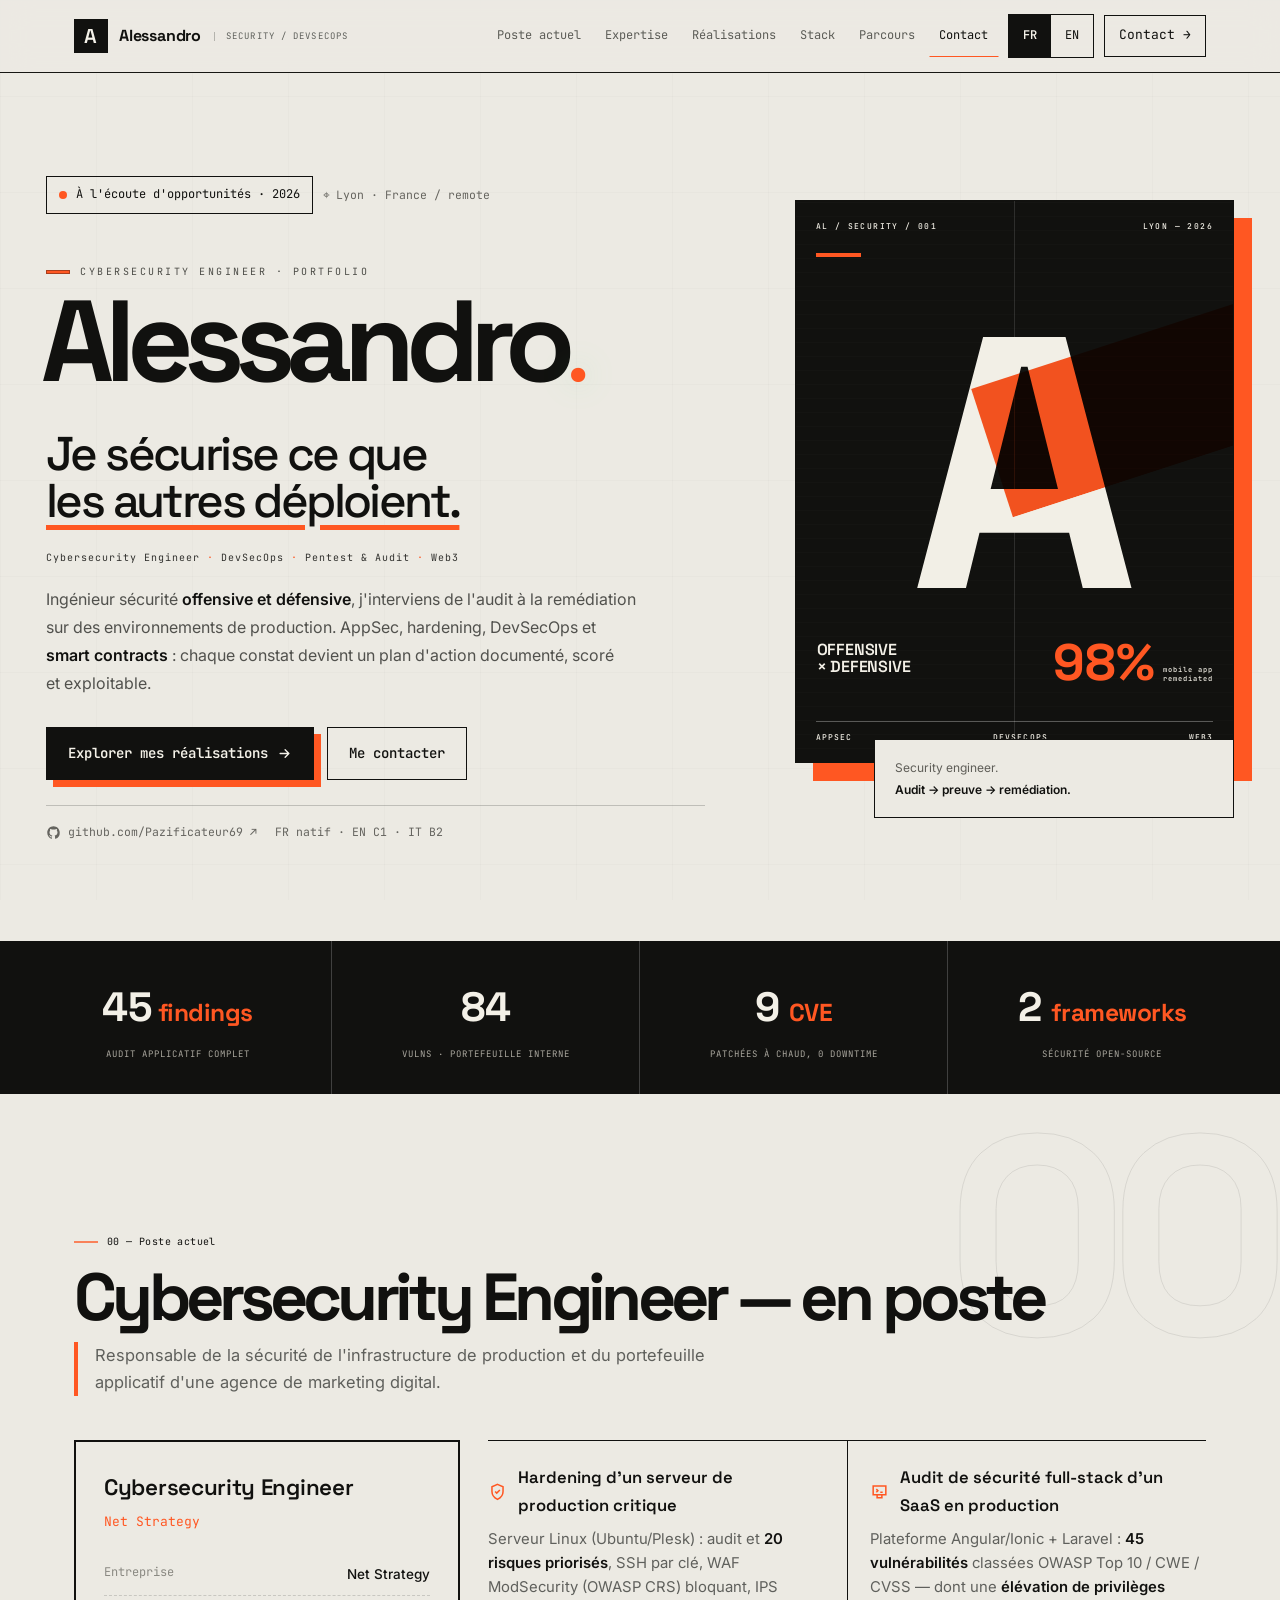
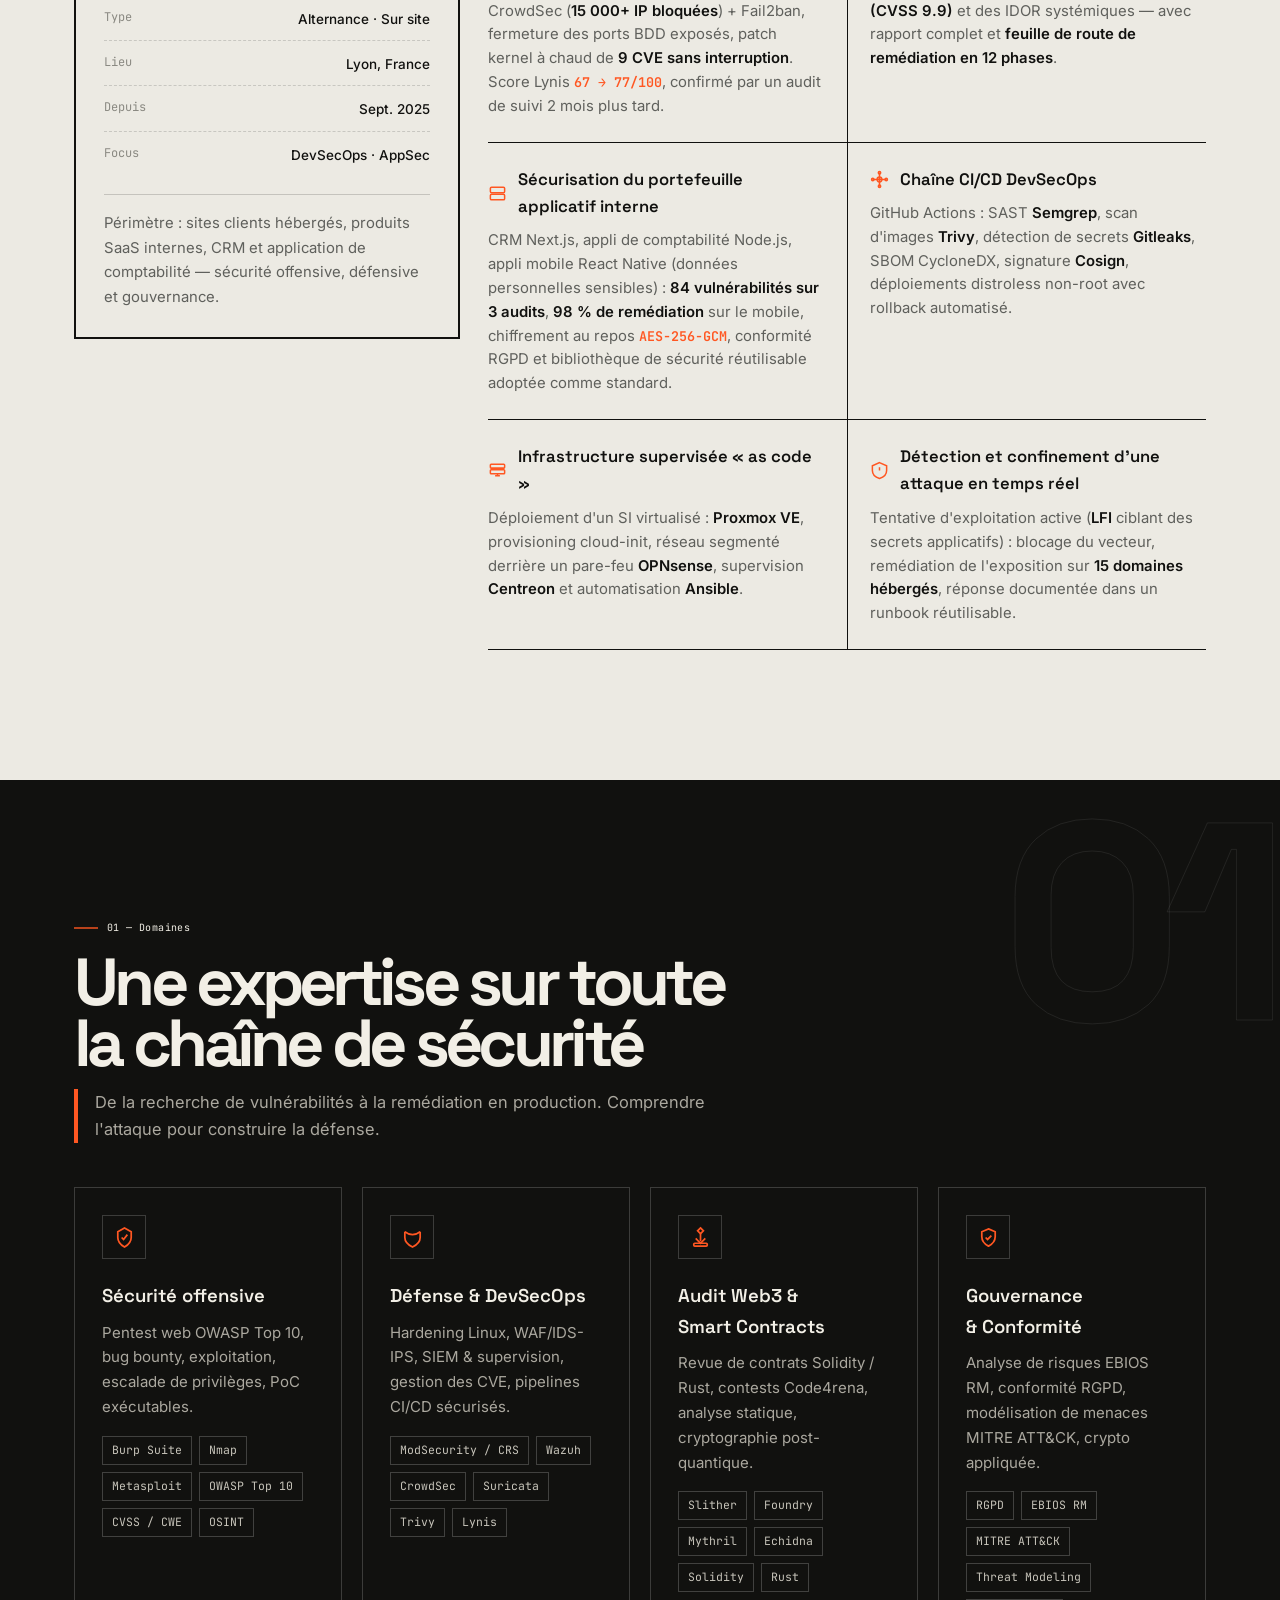
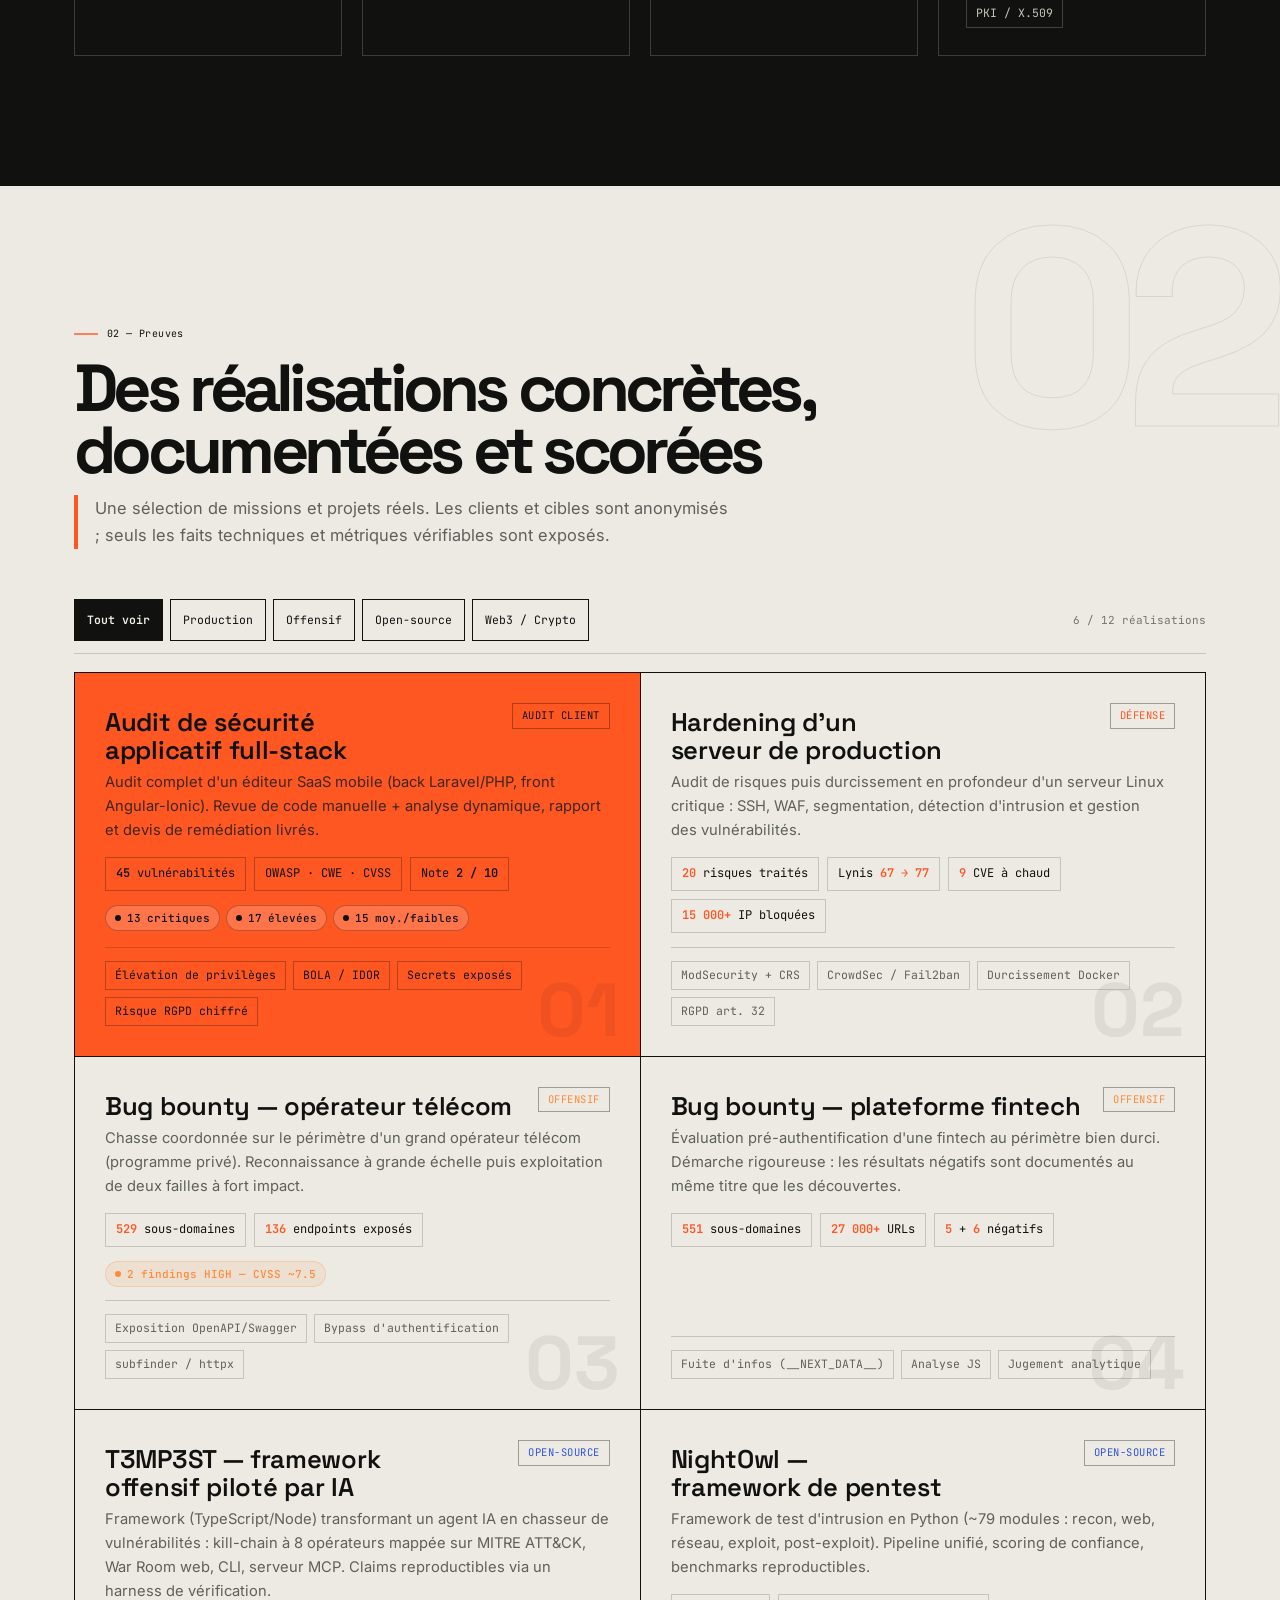
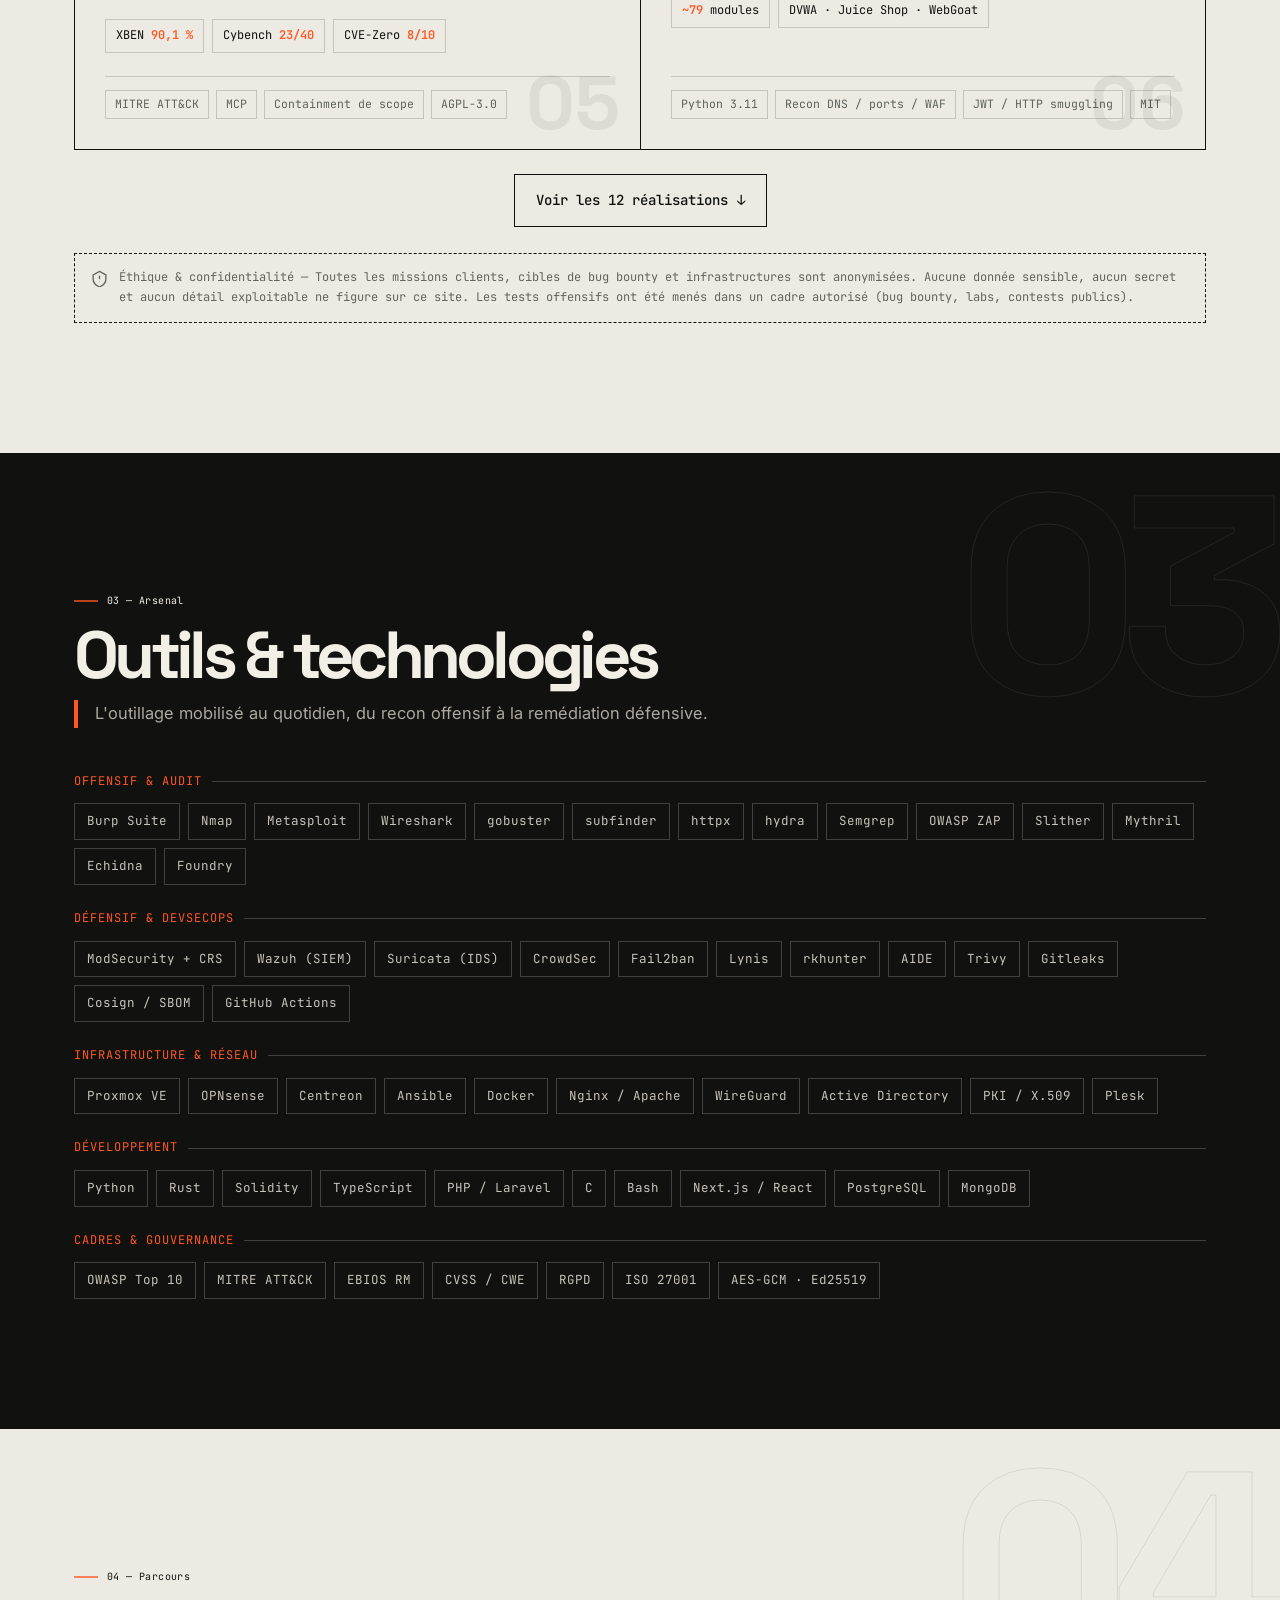
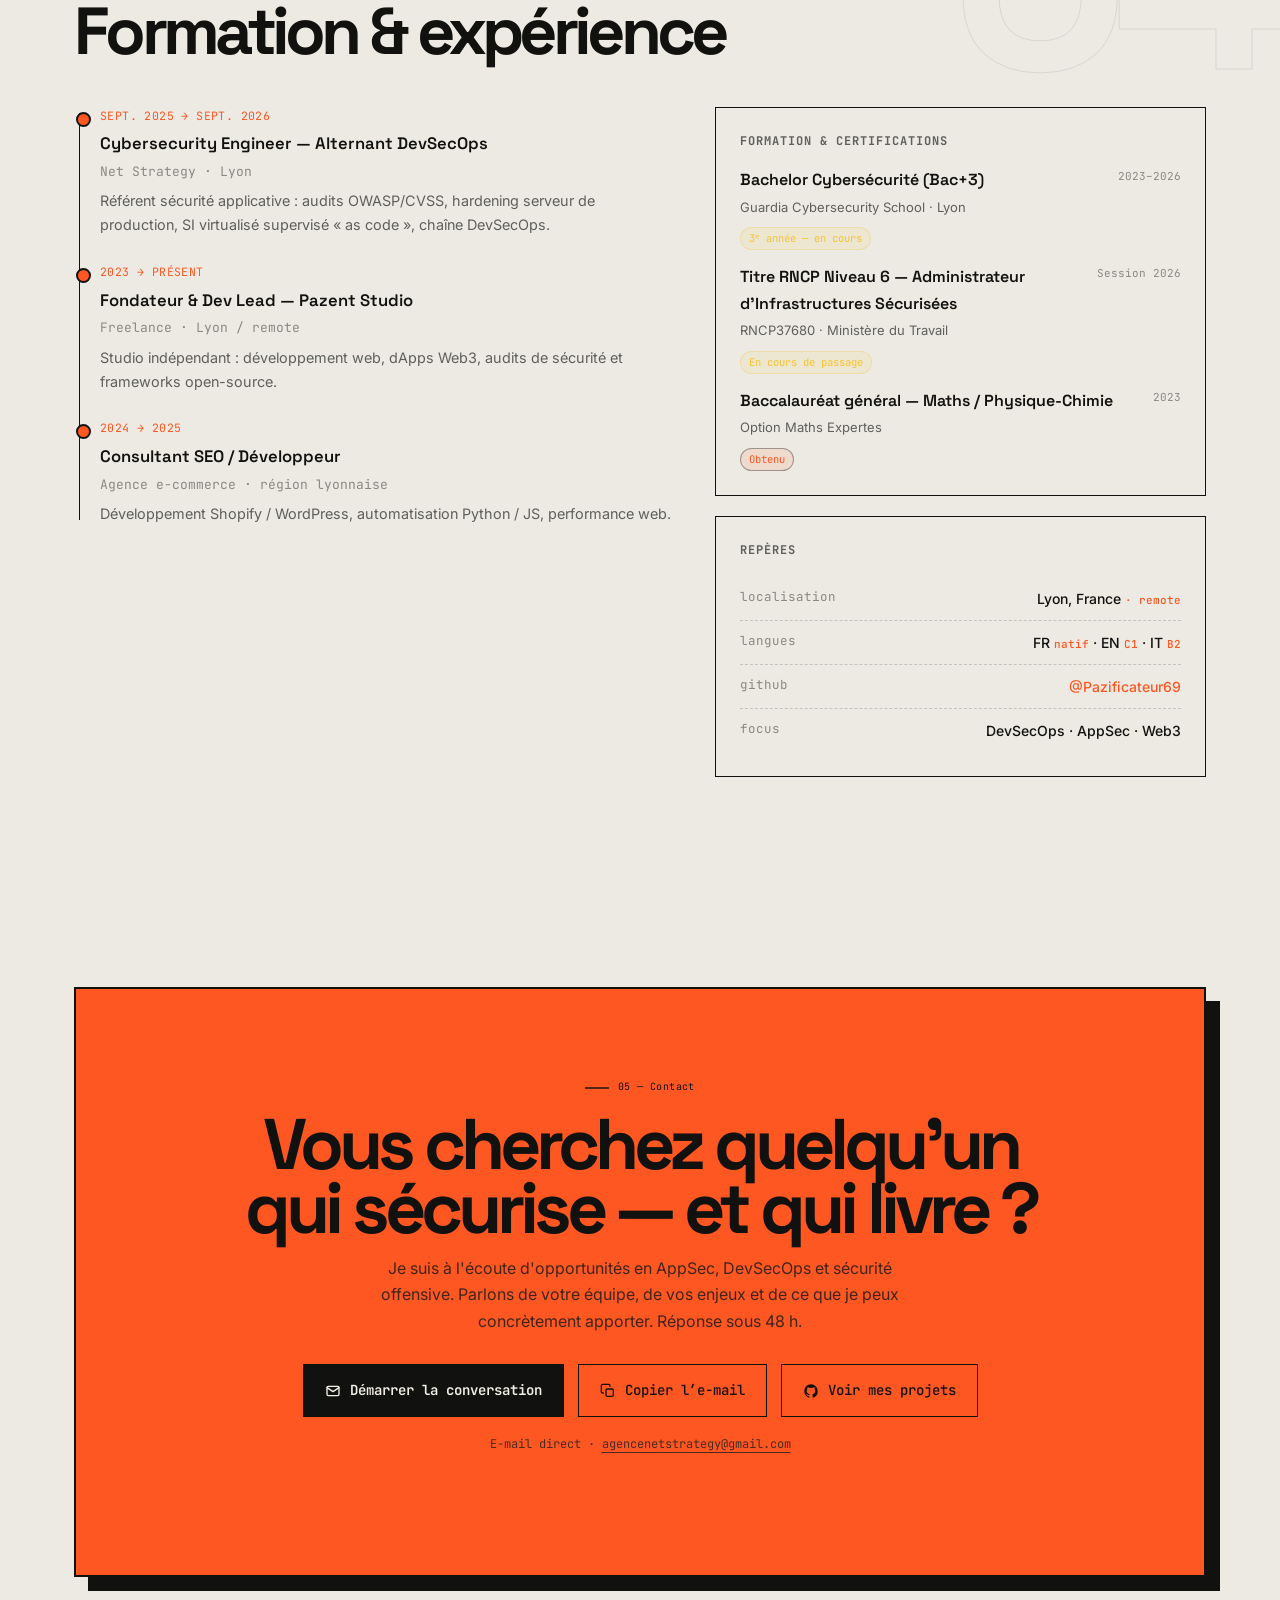
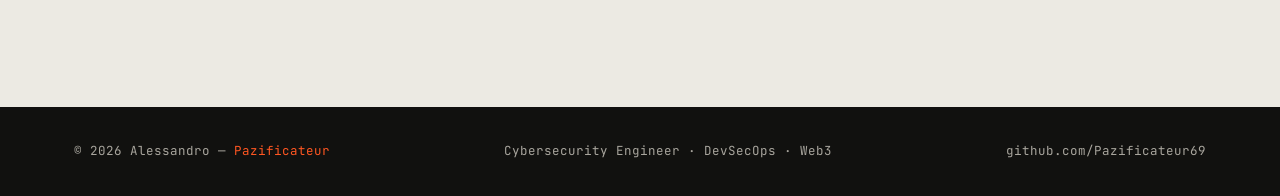
<file: index.html>
<!DOCTYPE html>
<html lang="fr">
<head>
<meta charset="UTF-8">
<meta name="viewport" content="width=device-width, initial-scale=1.0">
<title>Alessandro — Ingénieur cybersécurité &amp; DevSecOps</title>
<meta name="description" content="Alessandro — Ingénieur cybersécurité &amp; DevSecOps. Sécurité offensive et défensive sur infrastructures de production : audits OWASP, pentest, hardening, DevSecOps, audit de smart contracts.">
<meta name="author" content="Alessandro">
<meta name="color-scheme" content="light">
<meta property="og:type" content="website">
<meta property="og:title" content="Alessandro — Ingénieur cybersécurité &amp; DevSecOps">
<meta property="og:description" content="Sécurité offensive &amp; défensive sur infrastructures de production. Audits OWASP, pentest, hardening, DevSecOps, audit de smart contracts.">
<meta property="og:locale" content="fr_FR">
<meta property="og:locale:alternate" content="en_US">
<meta name="theme-color" content="#eceae3">
<meta name="referrer" content="strict-origin-when-cross-origin">
<meta name="robots" content="index,follow,max-image-preview:large">
<link rel="canonical" href="https://pazificateur69.github.io/">
<meta property="og:url" content="https://pazificateur69.github.io/">
<meta property="og:site_name" content="Alessandro — Portfolio cybersécurité">
<meta property="og:image" content="https://pazificateur69.github.io/og-cover.png">
<meta property="og:image:width" content="1200">
<meta property="og:image:height" content="630">
<meta property="og:image:alt" content="Alessandro — Ingénieur cybersécurité et DevSecOps">
<meta name="twitter:card" content="summary_large_image">
<meta name="twitter:image" content="https://pazificateur69.github.io/og-cover.png">
<meta name="twitter:title" content="Alessandro — Ingénieur cybersécurité &amp; DevSecOps">
<meta name="twitter:description" content="Sécurité offensive et défensive sur infrastructures de production : audits OWASP, pentest, hardening, DevSecOps et smart contracts.">
<link rel="icon" href="data:image/svg+xml,%3Csvg xmlns='http://www.w3.org/2000/svg' viewBox='0 0 100 100'%3E%3Crect width='100' height='100' rx='22' fill='%230a0d12'/%3E%3Cpath d='M50 14l26 10v20c0 18-11 30-26 38-15-8-26-20-26-38V24z' fill='none' stroke='%234ade80' stroke-width='6' stroke-linejoin='round'/%3E%3Cpath d='M38 50l9 9 17-19' fill='none' stroke='%234ade80' stroke-width='7' stroke-linecap='round' stroke-linejoin='round'/%3E%3C/svg%3E">
<link rel="preconnect" href="https://fonts.googleapis.com">
<link rel="preconnect" href="https://fonts.gstatic.com" crossorigin>
<link href="https://fonts.googleapis.com/css2?family=Space+Grotesk:wght@400;500;600;700&amp;family=Inter:wght@400;500;600&amp;family=JetBrains+Mono:wght@400;500;600&amp;display=swap" rel="stylesheet">
<script type="application/ld+json">
{
  "@context": "https://schema.org",
  "@type": "Person",
  "name": "Alessandro",
  "alternateName": "Pazificateur",
  "jobTitle": "Ingénieur cybersécurité et DevSecOps",
  "description": "Ingénieur en cybersécurité offensive et défensive : audits applicatifs OWASP, pentest, hardening d'infrastructures, DevSecOps, audit de smart contracts.",
  "url": "https://pazificateur69.github.io/",
  "sameAs": ["https://github.com/Pazificateur69"],
  "knowsLanguage": ["fr", "en", "it"],
  "knowsAbout": ["Application Security", "DevSecOps", "Penetration Testing", "Linux Hardening", "Smart Contract Security", "Web3 Security"],
  "worksFor": { "@type": "Organization", "name": "Net Strategy" },
  "address": { "@type": "PostalAddress", "addressLocality": "Lyon", "addressCountry": "FR" }
}
</script>
<script>document.documentElement.classList.add("js");</script>
<style>
  :root{
    --bg:#07090d; --bg-2:#0b0f16; --surface:#10151e; --surface-2:#151c28;
    --border:#1c2430; --border-2:#303b4d;
    --text:#f2f6fb; --muted:#9aa8ba; --muted-2:#68758a;
    --accent:#72f59d; --accent-dim:#32ad67; --accent-glow:rgba(114,245,157,.13);
    --cyan:#38bdf8; --violet:#c084fc;
    --crit:#f2555a; --high:#ff8a3d; --med:#f4c430; --low:#5ed497;
    --mono:'JetBrains Mono',ui-monospace,SFMono-Regular,Menlo,monospace;
    --sans:'Inter',system-ui,-apple-system,Segoe UI,Roboto,sans-serif;
    --display:'Space Grotesk','Inter',system-ui,sans-serif;
    --maxw:1180px;
  }
  *{box-sizing:border-box;margin:0;padding:0}
  html{scroll-behavior:smooth}
  @media (prefers-reduced-motion:reduce){html{scroll-behavior:auto}}
  body{
    background:var(--bg);color:var(--text);font-family:var(--sans);
    line-height:1.65;-webkit-font-smoothing:antialiased;overflow-x:hidden;font-size:16px;
  }
  ::selection{background:var(--accent);color:#06140a}
  ::-webkit-scrollbar{width:9px}::-webkit-scrollbar-track{background:var(--bg)}::-webkit-scrollbar-thumb{background:#263143;border:2px solid var(--bg);border-radius:10px}
  :focus-visible{outline:2px solid var(--accent);outline-offset:4px}
  .skip{position:fixed;top:10px;left:10px;z-index:1000;background:var(--accent);color:#06140a;padding:9px 13px;border-radius:8px;font-family:var(--mono);font-size:12px;transform:translateY(-160%);transition:.2s}
  .skip:focus{transform:none}
  body::before{
    content:"";position:fixed;inset:0;z-index:-2;pointer-events:none;
    background:
      radial-gradient(900px 520px at 84% -10%,rgba(56,189,248,.09),transparent 60%),
      radial-gradient(1000px 620px at 6% -4%,var(--accent-glow),transparent 55%),
      linear-gradient(180deg,#090c11 0%,#090c11 42%,#080a0f 100%);
  }
  body::after{
    content:"";position:fixed;inset:0;z-index:-1;pointer-events:none;opacity:.5;
    background-image:linear-gradient(rgba(120,140,170,.033) 1px,transparent 1px),
      linear-gradient(90deg,rgba(120,140,170,.033) 1px,transparent 1px);
    background-size:54px 54px;
    -webkit-mask-image:radial-gradient(circle at 50% 10%,#000,transparent 76%);
    mask-image:radial-gradient(circle at 50% 10%,#000,transparent 76%);
  }
  .cursor-glow{position:fixed;z-index:-1;width:520px;height:520px;border-radius:50%;pointer-events:none;background:radial-gradient(circle,rgba(114,245,157,.055),transparent 67%);transform:translate(-50%,-50%);left:var(--mx,70%);top:var(--my,20%);transition:left .12s linear,top .12s linear}
  .to-top{position:fixed;z-index:50;right:22px;bottom:22px;width:42px;height:42px;border-radius:50%;display:grid;place-items:center;border:1px solid var(--border-2);background:rgba(12,17,24,.84);backdrop-filter:blur(12px);color:var(--muted);font-family:var(--mono);font-size:15px;cursor:pointer;opacity:0;transform:translateY(12px);pointer-events:none;transition:.22s}
  .to-top.show{opacity:1;transform:none;pointer-events:auto}.to-top:hover{color:var(--accent);border-color:var(--accent-dim);box-shadow:0 10px 30px -16px rgba(114,245,157,.5)}
  a{color:inherit;text-decoration:none}
  .wrap{max-width:var(--maxw);margin:0 auto;padding:0 24px}
  .mono{font-family:var(--mono)}
  .accent{color:var(--accent)}

  /* NAV */
  header.nav{position:sticky;top:0;z-index:60;backdrop-filter:blur(18px);-webkit-backdrop-filter:blur(18px);background:rgba(7,9,13,.76);border-bottom:1px solid rgba(48,59,77,.6)}
  header.nav::after{content:"";position:absolute;left:0;bottom:-1px;height:1px;width:var(--scroll,0%);background:linear-gradient(90deg,var(--accent),var(--cyan));box-shadow:0 0 14px rgba(114,245,157,.7)}
  .nav-in{display:flex;align-items:center;justify-content:space-between;height:66px;gap:16px}
  .brand{display:flex;align-items:center;gap:11px;font-family:var(--display);font-weight:600;letter-spacing:.2px;flex:none}
  .brand .logo{width:27px;height:27px;flex:none}
  .brand b{font-weight:700;color:var(--text);font-size:15px;letter-spacing:-.2px}.brand span{color:var(--muted);font-weight:400}
  .nav-right{display:flex;align-items:center;gap:10px}
  nav.links{display:flex;gap:4px;align-items:center}
  nav.links a{font-family:var(--mono);font-size:12px;color:var(--muted);padding:8px 10px;border-radius:8px;transition:.18s;position:relative}
  nav.links a:hover{color:var(--text);background:var(--surface)}
  nav.links a.active{color:var(--text);background:rgba(114,245,157,.07)}
  nav.links a.active::after{content:"";position:absolute;left:50%;bottom:2px;width:3px;height:3px;transform:translateX(-50%);border-radius:50%;background:var(--accent);box-shadow:0 0 8px var(--accent)}
  .lang{display:flex;font-family:var(--mono);font-size:12px;border:1px solid var(--border-2);border-radius:8px;overflow:hidden}
  .lang button{background:none;border:none;color:var(--muted);padding:7px 11px;cursor:pointer;transition:.15s;font-family:var(--mono);font-size:12px}
  .lang button.active{background:var(--accent);color:#06210f;font-weight:600}
  .lang button:not(.active):hover{color:var(--text);background:var(--surface)}
  .nav-cta{font-family:var(--mono);font-size:13px;color:var(--accent);padding:8px 14px;border-radius:8px;border:1px solid var(--border-2);transition:.18s}
  .nav-cta:hover{background:var(--accent-glow);border-color:var(--accent-dim)}
  .burger{display:none;background:none;border:1px solid var(--border-2);border-radius:8px;color:var(--text);padding:8px 11px;cursor:pointer;font-family:var(--mono);font-size:14px}
  @media(max-width:900px){
    nav.links{display:none}
    nav.links.open{display:flex;position:absolute;top:100%;left:0;right:0;flex-direction:column;gap:2px;padding:14px;background:rgba(7,9,13,.98);border-bottom:1px solid var(--border)}
    nav.links.open a{padding:12px}
    .nav-cta{display:none}
    .burger{display:block}
  }

  section{padding:100px 0;position:relative}
  @media(max-width:640px){section{padding:64px 0}}
  .kicker{font-family:var(--mono);font-size:13px;color:var(--accent);display:inline-flex;align-items:center;gap:9px;margin-bottom:16px;letter-spacing:.4px}
  .kicker::before{content:"";width:22px;height:1px;background:var(--accent);opacity:.7}
  h2.sec{font-family:var(--display);font-size:clamp(1.7rem,3.8vw,2.6rem);font-weight:600;letter-spacing:-.6px;line-height:1.12}
  .sec-lead{color:var(--muted);max-width:660px;margin-top:14px;font-size:1.03rem}

  /* HERO */
  .hero{padding:96px 0 82px;min-height:calc(100vh - 66px);display:flex;align-items:center}
  .hero-grid{display:grid;grid-template-columns:1.16fr .84fr;gap:64px;align-items:center}
  @media(max-width:960px){.hero-grid{grid-template-columns:1fr;gap:40px}}
  .eyebrow-row{display:flex;align-items:center;gap:10px;flex-wrap:wrap;margin-bottom:28px}
  .status{display:inline-flex;align-items:center;gap:9px;font-family:var(--mono);font-size:12px;color:var(--text);border:1px solid rgba(114,245,157,.28);border-radius:100px;padding:7px 14px;background:rgba(114,245,157,.07)}
  .location{font-family:var(--mono);font-size:11.5px;color:var(--muted);display:flex;align-items:center;gap:6px}
  .dot{width:8px;height:8px;border-radius:50%;background:var(--accent);animation:pulse 2.4s infinite}
  @keyframes pulse{0%{box-shadow:0 0 0 0 rgba(74,222,128,.5)}70%{box-shadow:0 0 0 9px rgba(74,222,128,0)}100%{box-shadow:0 0 0 0 rgba(74,222,128,0)}}
  @media (prefers-reduced-motion:reduce){.dot,.term .cur{animation:none}.term,.card,.btn{transform:none!important;transition:none!important}}
  .identity{position:relative;margin-bottom:25px;padding-bottom:24px;border-bottom:1px solid var(--border)}
  .identity::after{content:"";position:absolute;bottom:-1px;left:0;width:90px;height:1px;background:var(--accent);box-shadow:0 0 16px rgba(114,245,157,.65)}
  .identity-label{display:flex;align-items:center;gap:10px;font-family:var(--mono);font-size:10px;letter-spacing:2.2px;color:var(--muted-2);text-transform:uppercase;margin-bottom:5px}
  .identity-label::before{content:"00";display:grid;place-items:center;width:25px;height:25px;border:1px solid var(--border-2);border-radius:50%;font-size:8px;color:var(--accent);letter-spacing:0}
  .hero h1.hero-name{font-family:var(--display);font-weight:700;font-size:clamp(4rem,8.6vw,7.1rem);line-height:.83;letter-spacing:-6px;margin-left:-5px;color:var(--text);text-shadow:0 18px 55px rgba(0,0,0,.4)}
  .hero h1.hero-name span{color:var(--accent);text-shadow:0 0 32px rgba(114,245,157,.32)}
  .hero-claim{font-family:var(--display);font-weight:600;letter-spacing:-1.5px;font-size:clamp(2rem,4vw,3.35rem);line-height:1.02;margin-bottom:18px;max-width:700px}
  .hero-claim .grad{background:linear-gradient(100deg,#f2f6fb 5%,#72f59d 58%,#53c8fa 100%);-webkit-background-clip:text;background-clip:text;-webkit-text-fill-color:transparent}
  .hero .role{font-family:var(--mono);color:var(--accent);font-size:clamp(.84rem,1.7vw,1rem);margin-bottom:18px;letter-spacing:.3px}
  .hero .role .sep{color:var(--muted-2)}
  .hero p.lead{font-size:1rem;color:var(--muted);max-width:600px;margin-bottom:30px;line-height:1.75}
  .hero p.lead strong{color:var(--text);font-weight:600}
  .btns{display:flex;gap:13px;flex-wrap:wrap}
  .btn{font-family:var(--mono);font-size:14px;font-weight:500;padding:13px 22px;border-radius:10px;display:inline-flex;align-items:center;gap:9px;transition:.2s;cursor:pointer;border:1px solid transparent}
  .btn.primary{background:var(--accent);color:#06210f;font-weight:600}
  .btn.primary:hover{transform:translateY(-2px);box-shadow:0 10px 30px -10px rgba(74,222,128,.5)}
  .btn.ghost{border-color:var(--border-2);color:var(--text);background:rgba(17,22,33,.5)}
  .btn.ghost:hover{border-color:var(--accent-dim);color:var(--accent);transform:translateY(-2px)}
  .btn svg{transition:transform .2s}.btn:hover svg.arrow{transform:translateX(4px)}
  .hero-links{display:flex;align-items:center;gap:18px;margin-top:25px;font-family:var(--mono);font-size:11.5px;color:var(--muted)}
  .hero-links a{display:flex;align-items:center;gap:7px;transition:.18s}.hero-links a:hover{color:var(--accent)}
  .hero-links svg{width:15px;height:15px}

  /* TERMINAL */
  .hero-visual{position:relative;padding:28px 0 22px}
  .hero-visual::before{content:"A";position:absolute;right:-25px;top:-110px;font-family:var(--display);font-size:14rem;line-height:1;font-weight:700;color:transparent;-webkit-text-stroke:1px rgba(114,245,157,.09);z-index:-1}
  .hero-visual::after{content:"";position:absolute;width:260px;height:260px;right:-70px;top:-30px;border:1px solid rgba(114,245,157,.08);border-radius:50%;z-index:-1;box-shadow:0 0 0 38px rgba(114,245,157,.025),0 0 0 76px rgba(114,245,157,.015)}
  .term{background:linear-gradient(180deg,rgba(16,21,30,.97),rgba(8,12,18,.97));border:1px solid var(--border-2);border-radius:18px;overflow:hidden;box-shadow:0 38px 90px -35px rgba(0,0,0,.9),0 0 70px -45px rgba(114,245,157,.55);font-family:var(--mono);font-size:12.5px;transform:perspective(900px) rotateY(-2deg) rotateX(1deg)}
  .signal-card{position:absolute;right:-20px;bottom:-17px;width:205px;padding:14px 15px;border-radius:13px;background:rgba(15,21,30,.94);border:1px solid var(--border-2);backdrop-filter:blur(14px);box-shadow:0 18px 42px -22px #000}
  .signal-card .label{font-family:var(--mono);font-size:9px;color:var(--muted-2);text-transform:uppercase;letter-spacing:1px}.signal-card strong{display:block;font-family:var(--display);font-size:1.18rem;margin-top:3px}.signal-card span:last-child{font-family:var(--mono);font-size:10px;color:var(--accent)}
  @media(max-width:960px){.hero{min-height:auto}.hero-visual{max-width:680px}.term{transform:none}.signal-card{right:12px}.hero-grid{gap:45px}}
  @media(max-width:520px){.hero{padding-top:62px}.hero h1.hero-name{letter-spacing:-3.6px;font-size:clamp(3.55rem,18vw,5.2rem)}.hero-claim{letter-spacing:-1px}.identity{margin-bottom:22px}.signal-card{position:relative;right:auto;bottom:auto;width:100%;margin-top:12px}.hero-links{align-items:flex-start;flex-direction:column;gap:10px}}
  .term-bar{display:flex;align-items:center;gap:7px;padding:11px 14px;background:rgba(255,255,255,.02);border-bottom:1px solid var(--border)}
  .term-bar i{width:11px;height:11px;border-radius:50%;display:block}
  .term-bar i:nth-child(1){background:#ff5f57}.term-bar i:nth-child(2){background:#febc2e}.term-bar i:nth-child(3){background:#28c840}
  .term-bar .t{margin-left:8px;color:var(--muted-2);font-size:11.5px}
  .term-body{padding:18px 16px;line-height:1.85}
  .term-body .l{opacity:0;transform:translateY(4px);animation:tl .4s forwards}
  @media (prefers-reduced-motion:reduce){.term-body .l{opacity:1;transform:none;animation:none}}
  @keyframes tl{to{opacity:1;transform:none}}
  .term .p{color:var(--accent)}.term .c{color:#7d8aa0}.term .ok{color:var(--accent)}.term .warn{color:var(--high)}.term .v{color:#e8eef6}.term .cy{color:var(--cyan)}
  .term .cur{display:inline-block;width:8px;height:15px;background:var(--accent);vertical-align:-2px;animation:blink 1.1s steps(1) infinite}
  @keyframes blink{50%{opacity:0}}

  /* STATS STRIP */
  .strip{border-top:1px solid var(--border);border-bottom:1px solid var(--border);margin-top:72px;background:rgba(10,14,20,.45)}
  .strip-in{display:grid;grid-template-columns:repeat(4,1fr)}
  @media(max-width:720px){.strip-in{grid-template-columns:repeat(2,1fr)}}
  .st{padding:26px 8px;text-align:center;border-right:1px solid var(--border)}
  .st:last-child{border-right:none}
  @media(max-width:720px){.st:nth-child(2){border-right:none}.st:nth-child(1),.st:nth-child(2){border-bottom:1px solid var(--border)}}
  .st .n{font-family:var(--display);font-size:clamp(1.5rem,3.6vw,2.2rem);font-weight:700;letter-spacing:-.5px}
  .st .n .u{color:var(--accent);font-size:.6em}
  .st .l{font-family:var(--mono);font-size:11px;color:var(--muted);margin-top:5px;text-transform:uppercase;letter-spacing:.6px}
  .st{position:relative;overflow:hidden}.st::before{content:"";position:absolute;left:50%;bottom:0;width:70%;height:1px;transform:translateX(-50%) scaleX(0);background:var(--accent);transition:transform .3s}.st:hover::before{transform:translateX(-50%) scaleX(1)}

  /* CURRENT ROLE */
  .role-wrap{display:grid;grid-template-columns:.7fr 1.3fr;gap:28px;align-items:start;margin-top:44px}
  @media(max-width:900px){.role-wrap{grid-template-columns:1fr;gap:30px}}
  .role-card{background:var(--surface);border:1px solid var(--border);border-radius:18px;padding:28px;position:sticky;top:90px}
  @media(max-width:900px){.role-card{position:static}}
  .role-card .rt{font-family:var(--display);font-size:1.4rem;font-weight:600;letter-spacing:-.3px}
  .role-card .org{color:var(--accent);font-family:var(--mono);font-size:13px;margin-top:4px}
  .role-meta{margin-top:20px;display:flex;flex-direction:column;gap:2px}
  .role-meta .kv{display:flex;justify-content:space-between;gap:14px;padding:10px 0;border-bottom:1px dashed var(--border);font-size:13.5px}
  .role-meta .kv:last-child{border-bottom:none}
  .role-meta .k{color:var(--muted-2);font-family:var(--mono);font-size:12px}
  .role-meta .v{color:var(--text);font-weight:500;text-align:right}
  .role-scope{margin-top:18px;color:var(--muted);font-size:.93rem;border-top:1px solid var(--border);padding-top:16px}
  .hl{display:grid;grid-template-columns:repeat(2,minmax(0,1fr));gap:14px}
  .hl-item{background:linear-gradient(180deg,var(--surface),var(--bg-2));border:1px solid var(--border);border-radius:14px;padding:20px 22px;transition:.22s}
  .hl-item:hover{border-color:var(--border-2);transform:translateX(4px)}
  .hl-item .hh{display:flex;align-items:center;gap:11px;margin-bottom:9px}
  .hl-item .hh svg{width:19px;height:19px;stroke:var(--accent);fill:none;stroke-width:1.9;flex:none}
  .hl-item .hh h4{font-family:var(--display);font-size:1.04rem;font-weight:600}
  .hl-item p{color:var(--muted);font-size:.93rem;line-height:1.6}
  .hl-item p b{color:var(--text);font-weight:600}
  .hl-item p .g{color:var(--accent);font-weight:600;font-family:var(--mono);font-size:.9em}
  @media(min-width:901px) and (max-width:1100px){.role-wrap{grid-template-columns:.75fr 1.25fr}.hl{grid-template-columns:1fr}}

  /* GRID + CARDS */
  .grid{display:grid;gap:20px}
  .g-2{grid-template-columns:repeat(2,1fr)}
  .g-4{grid-template-columns:repeat(4,1fr)}
  @media(max-width:900px){.g-4{grid-template-columns:repeat(2,1fr)}}
  @media(max-width:620px){.g-2,.g-4{grid-template-columns:1fr}}
  .card{background:linear-gradient(155deg,rgba(17,23,33,.98),rgba(9,13,19,.98));border:1px solid var(--border);border-radius:18px;padding:26px;transition:.25s;position:relative;overflow:hidden}
  .card::before{content:"";position:absolute;inset:0;background:radial-gradient(360px circle at var(--x,50%) var(--y,0%),rgba(114,245,157,.055),transparent 45%);opacity:0;transition:.25s;pointer-events:none}
  .card:hover{border-color:var(--border-2);transform:translateY(-4px);box-shadow:0 24px 55px -40px rgba(0,0,0,.9)}.card:hover::before{opacity:1}
  .exp-card .ico{width:44px;height:44px;border-radius:12px;display:flex;align-items:center;justify-content:center;background:var(--accent-glow);border:1px solid var(--border-2);margin-bottom:16px}
  .exp-card .ico svg{width:23px;height:23px;stroke:var(--accent);fill:none;stroke-width:1.8}
  .exp-card h3{font-family:var(--display);font-size:1.16rem;font-weight:600;margin-bottom:9px}
  .exp-card p{color:var(--muted);font-size:.94rem;margin-bottom:16px}
  .tags{display:flex;flex-wrap:wrap;gap:7px}
  .tag{font-family:var(--mono);font-size:11.5px;color:var(--muted);background:var(--bg);border:1px solid var(--border);border-radius:6px;padding:4px 9px}

  /* PROOF */
  .proj-head{display:flex;align-items:flex-start;justify-content:space-between;gap:14px}
  .proj-cat{font-family:var(--mono);font-size:10.5px;letter-spacing:.5px;text-transform:uppercase;color:var(--cyan);border:1px solid var(--border-2);border-radius:6px;padding:3px 9px;white-space:nowrap;flex:none}
  .proj-cat.off{color:var(--high)}.proj-cat.def{color:var(--accent)}.proj-cat.web3{color:var(--violet)}.proj-cat.tool{color:var(--cyan)}
  .proj h3{font-family:var(--display);font-size:1.2rem;font-weight:600;margin:6px 0 5px;letter-spacing:-.3px}
  .proj .ctx{color:var(--muted);font-size:.92rem;margin-bottom:15px}
  .metrics{display:flex;flex-wrap:wrap;gap:8px;margin-bottom:14px}
  .metric{font-family:var(--mono);font-size:12px;background:var(--bg);border:1px solid var(--border);border-radius:7px;padding:6px 10px;color:var(--text)}
  .metric b{color:var(--accent);font-weight:600}
  .sev{display:flex;flex-wrap:wrap;gap:6px;margin-bottom:13px}
  .badge{font-family:var(--mono);font-size:11px;padding:3px 9px;border-radius:20px;font-weight:500;display:inline-flex;align-items:center;gap:6px}
  .badge::before{content:"";width:6px;height:6px;border-radius:50%;background:currentColor}
  .b-crit{color:var(--crit);background:rgba(242,85,90,.1);border:1px solid rgba(242,85,90,.25)}
  .b-high{color:var(--high);background:rgba(255,138,61,.1);border:1px solid rgba(255,138,61,.25)}
  .b-med{color:var(--med);background:rgba(244,196,48,.1);border:1px solid rgba(244,196,48,.22)}
  .proj .foot{display:flex;flex-wrap:wrap;gap:7px;padding-top:13px;border-top:1px solid var(--border)}
  .project-tools{display:flex;align-items:center;justify-content:space-between;gap:18px;margin-top:38px;margin-bottom:18px;flex-wrap:wrap}
  .filters{display:flex;gap:7px;flex-wrap:wrap}
  .filter{border:1px solid var(--border);background:var(--surface);color:var(--muted);font-family:var(--mono);font-size:11.5px;padding:8px 12px;border-radius:100px;cursor:pointer;transition:.18s}
  .filter:hover{color:var(--text);border-color:var(--border-2)}.filter.active{background:var(--accent);border-color:var(--accent);color:#06140a;font-weight:600}
  .project-count{font-family:var(--mono);font-size:11px;color:var(--muted-2)}
  .proj.is-hidden{display:none}
  .projects-more{display:flex;justify-content:center;margin-top:24px}
  .projects-more button{background:transparent}
  .project-index{position:absolute;right:20px;bottom:8px;font-family:var(--display);font-size:4.7rem;line-height:1;font-weight:700;color:rgba(255,255,255,.025);pointer-events:none}
  .disclaimer{font-family:var(--mono);font-size:12px;color:var(--muted-2);border:1px dashed var(--border-2);border-radius:10px;padding:14px 16px;margin-top:26px;display:flex;gap:11px;align-items:flex-start}
  .disclaimer svg{width:17px;height:17px;stroke:var(--muted);fill:none;stroke-width:1.8;flex:none;margin-top:2px}

  /* STACK */
  .stack-group{margin-bottom:24px}.stack-group:last-child{margin-bottom:0}
  .stack-group .gt{font-family:var(--mono);font-size:12px;color:var(--accent);text-transform:uppercase;letter-spacing:1px;margin-bottom:12px;display:flex;align-items:center;gap:10px}
  .stack-group .gt::after{content:"";flex:1;height:1px;background:var(--border)}
  .chips{display:flex;flex-wrap:wrap;gap:8px}
  .chip{font-family:var(--mono);font-size:12.5px;color:var(--muted);background:var(--surface);border:1px solid var(--border);border-radius:8px;padding:7px 12px;transition:.18s}
  .chip:hover{color:var(--text);border-color:var(--accent-dim);transform:translateY(-2px)}

  /* PATH */
  .path-grid{display:grid;grid-template-columns:1.1fr .9fr;gap:40px;align-items:start}
  @media(max-width:860px){.path-grid{grid-template-columns:1fr;gap:32px}}
  .tl{position:relative;padding-left:26px}
  .tl::before{content:"";position:absolute;left:5px;top:6px;bottom:6px;width:1px;background:var(--border-2)}
  .tl-item{position:relative;padding-bottom:26px}.tl-item:last-child{padding-bottom:0}
  .tl-item::before{content:"";position:absolute;left:-24px;top:5px;width:11px;height:11px;border-radius:50%;background:var(--bg);border:2px solid var(--accent)}
  .tl-item .when{font-family:var(--mono);font-size:11.5px;color:var(--accent);letter-spacing:.4px}
  .tl-item h4{font-family:var(--display);font-size:1.04rem;font-weight:600;margin:5px 0 3px}
  .tl-item .org{font-size:13px;color:var(--muted-2);font-family:var(--mono)}
  .tl-item p{color:var(--muted);font-size:.9rem;margin-top:7px}
  .panel{background:var(--surface);border:1px solid var(--border);border-radius:16px;padding:24px}
  .panel h4.pt{font-family:var(--mono);font-size:12px;color:var(--muted);text-transform:uppercase;letter-spacing:1px;margin-bottom:16px}
  .edu-card{margin-bottom:14px}.edu-card:last-child{margin-bottom:0}
  .edu-card .top{display:flex;justify-content:space-between;gap:12px;align-items:flex-start}
  .edu-card h4{font-family:var(--display);font-size:1rem;font-weight:600}
  .edu-card .yr{font-family:var(--mono);font-size:11px;color:var(--muted-2);white-space:nowrap}
  .edu-card .sub{font-size:13px;color:var(--muted);margin-top:3px}
  .pill{font-family:var(--mono);font-size:10.5px;padding:2px 8px;border-radius:20px;margin-top:9px;display:inline-block}
  .pill.now{color:var(--med);background:rgba(244,196,48,.1);border:1px solid rgba(244,196,48,.25)}
  .pill.done{color:var(--accent);background:var(--accent-glow);border:1px solid var(--border-2)}
  .kv2{display:flex;justify-content:space-between;gap:14px;padding:10px 0;border-bottom:1px dashed var(--border);font-size:14px}
  .kv2:last-child{border-bottom:none}
  .kv2 .k{color:var(--muted-2);font-family:var(--mono);font-size:12.5px}
  .kv2 .v{color:var(--text);text-align:right;font-weight:500}
  .kv2 .v small{color:var(--accent);font-family:var(--mono);font-size:11px}

  /* CONTACT */
  .contact-box{background:linear-gradient(150deg,#121a24,#0b1018);border:1px solid var(--border-2);border-radius:26px;padding:68px 40px;text-align:center;position:relative;overflow:hidden;box-shadow:0 40px 90px -55px #000}
  .contact-box::before{content:"";position:absolute;inset:0;background:radial-gradient(500px 240px at 50% -10%,var(--accent-glow),transparent 70%);pointer-events:none}
  .contact-box h2{font-family:var(--display);font-size:clamp(1.7rem,4vw,2.5rem);font-weight:600;letter-spacing:-.5px;position:relative}
  .contact-box p{color:var(--muted);max-width:520px;margin:14px auto 30px;position:relative}
  .contact-actions{display:flex;gap:14px;justify-content:center;flex-wrap:wrap;position:relative}

  footer{border-top:1px solid var(--border);padding:34px 0;color:var(--muted-2)}
  .foot-in{display:flex;justify-content:space-between;align-items:center;gap:16px;flex-wrap:wrap;font-family:var(--mono);font-size:12.5px}
  .foot-in a:hover{color:var(--accent)}

  .reveal{opacity:0;transform:translateY(22px);transition:opacity .6s ease,transform .6s ease}
  .reveal.in{opacity:1;transform:none}
  @media (prefers-reduced-motion:reduce){.reveal{opacity:1;transform:none;transition:none}}
  [data-lang-hide]{display:none}

  /* =========================================================
     ALESSANDRO — SIGNAL EDITION
     Human-made Swiss / industrial art direction
     ========================================================= */
  :root{
    color-scheme:light;
    --bg:#eceae3;--bg-2:#f4f2eb;--surface:#f7f5ef;--surface-2:#e3e0d8;
    --border:rgba(17,17,17,.18);--border-2:rgba(17,17,17,.36);
    --text:#11110f;--muted:#5f605c;--muted-2:#8a8982;
    --accent:#ff5722;--accent-dim:#d84113;--accent-glow:rgba(255,87,34,.1);
    --cyan:#3155d9;--violet:#3155d9;
  }
  body{background:var(--bg);color:var(--text)}
  body::before{background:
    linear-gradient(90deg,transparent calc(50% - .5px),rgba(17,17,17,.045) 50%,transparent calc(50% + .5px)),
    var(--bg)}
  body::after{opacity:.5;background-image:
    linear-gradient(rgba(17,17,17,.035) 1px,transparent 1px),
    linear-gradient(90deg,rgba(17,17,17,.035) 1px,transparent 1px);
    background-size:96px 96px;mask-image:none;-webkit-mask-image:none}
  ::selection{background:var(--accent);color:#fff}
  .cursor-glow{display:none}
  ::-webkit-scrollbar-track{background:var(--bg)}::-webkit-scrollbar-thumb{background:#aaa69d;border-color:var(--bg)}
  header.nav{background:rgba(236,234,227,.91);border-bottom:1px solid #171713;backdrop-filter:blur(15px)}
  header.nav::after{height:2px;background:var(--accent);box-shadow:none}
  .nav-in{height:72px}
  .brand .logo{display:none}
  .brand::before{content:"A";display:grid;place-items:center;width:34px;height:34px;background:#11110f;color:#f5f2e9;font:600 20px/1 var(--display)}
  .brand b{font-size:16px;color:#11110f}
  nav.links a{color:#5c5c57;border-radius:0}
  nav.links a:hover{background:transparent;color:#11110f}
  nav.links a.active{background:transparent;color:#11110f}
  nav.links a.active::after{bottom:0;width:100%;height:1px;border-radius:0;background:var(--accent);box-shadow:none}
  .lang{border:1px solid #11110f;border-radius:0}
  .lang button{color:#11110f}.lang button.active{background:#11110f;color:#f4f1e8}
  .nav-cta{border:1px solid #11110f;border-radius:0;background:transparent;color:#11110f}
  .nav-cta:hover{background:#11110f;color:#f4f1e8;border-color:#11110f}
  .burger{border-color:#11110f;border-radius:0;color:#11110f}
  .hero{padding:86px 0 0;background:transparent}
  .hero>.wrap{max-width:1390px;padding:0 46px}
  .hero-grid{grid-template-columns:minmax(0,1.2fr) minmax(390px,.8fr);gap:clamp(50px,7vw,112px);min-height:700px}
  .eyebrow-row{margin-bottom:50px}
  .status{border:1px solid #11110f;border-radius:0;background:transparent;color:#11110f;padding:8px 12px}
  .dot{background:var(--accent);animation:none;box-shadow:none}
  .location{color:#66655f}
  .identity{margin-bottom:0}
  .identity-label{margin-bottom:17px;color:#4c4c47;font-size:10px;letter-spacing:2.5px}
  .identity-label::before{width:22px;height:2px;border-radius:0;background:var(--accent);box-shadow:none}
  .hero h1.hero-name{font-family:var(--display);font-size:clamp(5rem,9vw,9rem);line-height:.76;letter-spacing:-9px;font-weight:700;color:#11110f;text-transform:none;text-shadow:none}
  .hero h1.hero-name span{font-family:inherit;font-style:normal;font-size:.65em;color:var(--accent)}
  .hero-claim{font-family:var(--display);font-style:normal;font-size:clamp(2.1rem,3.7vw,3.7rem);font-weight:500;line-height:.98;letter-spacing:-2.6px;margin:46px 0 26px;max-width:650px}
  .hero-claim .grad{font-style:normal;color:#11110f;background:none;-webkit-text-fill-color:initial;text-decoration:underline;text-decoration-color:var(--accent);text-decoration-thickness:5px;text-underline-offset:8px}
  .hero .role{color:#30302d;font-size:10px;letter-spacing:1px}
  .hero .role .sep{color:var(--accent)}
  .hero p.lead{color:#51514d;max-width:610px;font-size:1rem;line-height:1.75}
  .hero p.lead strong{color:#11110f}
  .btn{border-radius:0;padding:14px 21px}
  .btn.primary{background:#11110f;color:#f5f2e9;box-shadow:7px 7px 0 var(--accent)}
  .btn.primary:hover{background:var(--accent);color:#11110f;box-shadow:7px 7px 0 #11110f;transform:translate(-2px,-2px)}
  .btn.ghost{border:1px solid #11110f;background:transparent;color:#11110f}
  .btn.ghost:hover{background:#11110f;color:#f5f2e9;border-color:#11110f}
  .hero-links{border-top:1px solid rgba(17,17,15,.2);padding-top:17px;color:#65645f}
  .hero-links a:hover{color:var(--accent)}
  .hero-visual{padding:0;perspective:none}
  .hero-visual::before,.hero-visual::after{display:none}
  .editorial-poster{position:relative;aspect-ratio:.78;max-width:500px;margin-left:auto;overflow:hidden;background:#11110f;color:#f3f0e7;border:1px solid #11110f;box-shadow:18px 18px 0 var(--accent)}
  .editorial-poster::before{content:"";position:absolute;inset:0;background:
    repeating-linear-gradient(0deg,transparent 0 13px,rgba(255,255,255,.025) 14px),
    linear-gradient(90deg,transparent 49.8%,rgba(255,255,255,.12) 50%,transparent 50.2%)}
  .poster-meta{position:absolute;z-index:4;top:20px;left:20px;right:20px;display:flex;justify-content:space-between;font:500 8px var(--mono);letter-spacing:1.4px}
  .poster-letter{position:absolute;z-index:2;left:50%;top:47%;transform:translate(-54%,-50%);font:700 clamp(19rem,28vw,28rem)/.72 var(--display);letter-spacing:-2.2rem;color:#f2efe6}
  .poster-signal{position:absolute;z-index:3;right:-18%;top:24%;width:75%;height:24%;background:var(--accent);transform:rotate(-18deg);mix-blend-mode:multiply}
  .poster-discipline{position:absolute;z-index:5;left:21px;bottom:86px;font:600 1rem/1.1 var(--display);letter-spacing:-.2px}
  .poster-score{position:absolute;z-index:6;right:20px;bottom:78px;display:flex;align-items:flex-end;gap:8px;text-align:right}
  .poster-score strong{font:700 3.2rem/.8 var(--display);color:var(--accent)}.poster-score span{font:500 7px/1.35 var(--mono);letter-spacing:1px}
  .poster-index{position:absolute;z-index:5;left:20px;right:20px;bottom:20px;display:flex;justify-content:space-between;border-top:1px solid rgba(255,255,255,.3);padding-top:10px;font:500 8px var(--mono);letter-spacing:1.1px}
  .poster-rule{position:absolute;z-index:4;left:20px;top:52px;width:45px;height:4px;background:var(--accent)}
  .poster-caption{width:82%;margin:-24px 0 0 auto;padding:18px 20px;background:var(--bg);border:1px solid #11110f;position:relative;z-index:5;font-size:12px;color:#5f5e58}
  .poster-caption strong{display:block;color:#11110f;font-weight:600;margin-top:2px}
  .strip{margin-top:82px;background:#11110f;color:#f3f0e7;border:0}
  .strip-in{max-width:1390px}
  .st{padding:33px 18px;border-color:rgba(255,255,255,.2)}
  .st .n{font-weight:700;font-size:clamp(2.2rem,3.2vw,3.2rem)}
  .st .n .u{color:var(--accent)}
  .st .l{color:#aaa79e;font-family:var(--mono);font-size:9px;text-transform:uppercase;letter-spacing:1px}
  .st::before{background:var(--accent)}
  .capability-tape{display:none}
  main>section:not(.hero){padding:130px 0;scroll-margin-top:70px}
  #poste,#preuves,#parcours{background:var(--bg)}
  #expertise,#stack{--text:#f2efe6;--muted:#aba89f;--muted-2:#75736c;--border:rgba(255,255,255,.18);--border-2:rgba(255,255,255,.3);--surface:#181816;--surface-2:#20201d;background:#11110f!important;color:var(--text)}
  #poste::before,#preuves::before,#parcours::before{color:transparent;-webkit-text-stroke:1px rgba(17,17,15,.09);font-family:var(--display);font-style:normal;letter-spacing:-1.2rem}
  #expertise::before,#stack::before{color:transparent;-webkit-text-stroke:1px rgba(255,255,255,.08);font-family:var(--display);font-style:normal;letter-spacing:-1.2rem}
  .kicker{border:0;border-radius:0;padding:0;background:none;color:var(--text);font-size:10px}
  .kicker::before{width:24px;height:2px;border-radius:0;background:var(--accent);box-shadow:none}
  h2.sec{font-size:clamp(2.8rem,5.2vw,5.2rem);line-height:.92;letter-spacing:-4.7px;font-weight:700}
  .sec-lead{border-left:4px solid var(--accent);padding-left:17px;color:var(--muted)}
  .role-wrap{grid-template-columns:.7fr 1.3fr;gap:28px}
  .role-card,.panel,.hl-item,.card{border-radius:0;clip-path:none;box-shadow:none}
  .role-card{background:transparent;border:2px solid #11110f;padding:28px}
  .role-card::after{display:none}.role-card .org{color:var(--accent)}
  .role-meta .kv{border-color:rgba(17,17,15,.16)}
  .hl{gap:0;border-top:1px solid #11110f}
  .hl-item{background:transparent;border:0;border-bottom:1px solid #11110f;padding:23px 0}
  .hl-item:nth-child(odd){padding-right:22px}.hl-item:nth-child(even){padding-left:22px;border-left:1px solid #11110f}
  .hl-item::after{display:none}.hl-item:hover{background:transparent;transform:translateX(5px)}
  .hl-item .hh svg{stroke:var(--accent)}
  .card{background:transparent;border:1px solid var(--border)}
  .card:hover{border-color:var(--accent);transform:translateY(-2px);box-shadow:none}
  .exp-card{padding:27px}
  .exp-card .ico{border:1px solid var(--border);border-radius:0;transform:none;background:transparent;margin:0 0 22px}
  .exp-card .ico svg{transform:none;stroke:var(--accent)}
  .tag,.chip,.metric{border-radius:0;background:transparent}
  #expertise .tag,#stack .chip{border-color:rgba(255,255,255,.2);color:#c7c4ba}
  .projects-grid{grid-template-columns:repeat(2,minmax(0,1fr));gap:0;border-top:1px solid #11110f;border-left:1px solid #11110f}
  .projects-grid .proj,.projects-grid .proj:nth-child(n){grid-column:auto;min-height:340px;padding:30px;background:transparent;border:0;border-right:1px solid #11110f;border-bottom:1px solid #11110f;border-radius:0}
  .projects-grid .proj::after{display:none}.projects-grid .proj::before{display:none}
  .projects-grid .proj:nth-child(1){background:var(--accent);color:#11110f}
  .projects-grid .proj:nth-child(1) .ctx{color:#3d261e}.projects-grid .proj:nth-child(1) .tag,.projects-grid .proj:nth-child(1) .metric{border-color:rgba(17,17,15,.3);color:#11110f}
  .projects-grid .proj:nth-child(1) .metric b{color:#11110f}
  .projects-grid .proj:nth-child(1) .badge{color:#11110f;background:rgba(255,255,255,.18);border-color:rgba(17,17,15,.3)}
  .projects-grid .proj:nth-child(1) .proj-cat{color:#11110f;border-color:rgba(17,17,15,.35)}
  .proj h3{font-size:clamp(1.35rem,2vw,1.8rem);max-width:82%;line-height:1.08}.project-index{font-family:var(--display);font-style:normal;color:rgba(17,17,15,.065)}
  .proj-cat,.filter{border-radius:0}
  .filter{clip-path:none;background:transparent;border:1px solid #11110f;color:#11110f}
  .filter.active{background:#11110f;color:#f3f0e7;border-color:#11110f;box-shadow:none}
  .project-count{color:#74736d}
  .disclaimer{border-radius:0;border-color:#11110f;color:#64635e}
  .stack-group .gt{color:var(--accent)}
  .stack-group .gt::after{background:rgba(255,255,255,.2)}
  .path-grid .panel{border:1px solid #11110f;background:transparent}
  .tl::before{background:#11110f}.tl-item::before{background:var(--accent);border-color:#11110f}
  .contact-box{clip-path:none;border-radius:0;border:2px solid #11110f;padding:90px 40px;background:var(--accent);color:#11110f;box-shadow:14px 14px 0 #11110f}
  .contact-box::before,.contact-box::after{display:none}
  .contact-box .kicker{color:#11110f}.contact-box .kicker::before{background:#11110f}
  .contact-box h2{font-size:clamp(2.8rem,5.6vw,5.6rem);line-height:.9;letter-spacing:-5px;font-weight:700}
  .contact-box p{color:#41251c}
  .contact-box .btn.primary{background:#11110f;color:#f3f0e7;box-shadow:none}
  .contact-box .btn.ghost{border-color:#11110f;color:#11110f}
  footer{background:#11110f;color:#a8a59d;border:0}
  footer .accent{color:var(--accent)}
  .to-top{border-radius:0;background:#11110f;color:#f3f0e7;border:0}
  .reveal{transform:translateY(10px)}
  @media(max-width:1080px){.hero-grid{grid-template-columns:minmax(0,1fr) 400px}.hero h1.hero-name{font-size:clamp(5rem,8.5vw,7.5rem)}}
  @media(max-width:900px){
    nav.links.open{background:var(--bg);border-color:#11110f}
    .hero{padding-top:68px}.hero>.wrap{padding:0 24px}.hero-grid{grid-template-columns:1fr;gap:58px}.hero h1.hero-name{font-size:clamp(5rem,14vw,7.5rem)}
    .hero-visual{max-width:560px;margin:auto}.editorial-poster{margin:auto}.role-wrap{grid-template-columns:1fr}.hl{grid-template-columns:1fr}
    .hl-item:nth-child(n){padding:22px 0;border-left:0}.projects-grid{grid-template-columns:1fr}.projects-grid .proj,.projects-grid .proj:nth-child(n){grid-column:auto}
  }
  @media(max-width:640px){
    .wrap,.hero>.wrap{padding:0 18px}.nav-in{height:64px}.eyebrow-row{margin-bottom:38px}
    .hero h1.hero-name{font-size:clamp(3.55rem,15.3vw,4.7rem);letter-spacing:-5px}.hero-claim{font-size:2rem;letter-spacing:-1.7px;margin-top:34px}.hero-claim .grad{text-decoration-thickness:3px;text-underline-offset:5px}
    .hero .role{font-size:9px}.btns{align-items:flex-start;flex-direction:column}.hero-links{flex-direction:column;align-items:flex-start}
    .editorial-poster{width:calc(100% - 10px);box-shadow:10px 10px 0 var(--accent)}.poster-letter{font-size:20rem}.poster-caption{width:90%;margin-top:-16px}
    .strip{margin-top:55px}.st{padding:24px 9px}.st .n{font-size:1.8rem}
    main>section:not(.hero){padding:90px 0}h2.sec{font-size:2.75rem;letter-spacing:-2.8px}.sec-lead{border-left-width:3px}
    .role-card{border-width:1px}.projects-grid{border-left:0}.projects-grid .proj{padding:25px;border-left:1px solid #11110f}
    .contact-box{padding:64px 21px;box-shadow:8px 8px 0 #11110f}.contact-box h2{font-size:2.75rem;letter-spacing:-3px}
  }



  /* =========================================================
     QUALITY, ACCESSIBILITY & PERFORMANCE PATCH
     ========================================================= */
  html{scroll-padding-top:88px}
  body{min-width:320px;text-rendering:optimizeLegibility}
  .hero{display:block;min-height:calc(100vh - 72px);overflow:hidden}
  .identity{border:0;padding:0}
  .identity::after{display:none}
  .identity-label::before{content:"";font-size:0}
  main>section:not(.hero){overflow:hidden}
  #contact{padding-top:80px}
  #poste::before,#expertise::before,#preuves::before,#stack::before,#parcours::before{position:absolute;right:.03em;top:30px;font:700 clamp(9rem,22vw,22rem)/.8 var(--display);letter-spacing:-1.2rem;color:transparent;pointer-events:none}
  #poste::before{content:"00"}#expertise::before{content:"01"}#preuves::before{content:"02"}#stack::before{content:"03"}#parcours::before{content:"04"}
  button,input,textarea,select{font:inherit}
  button,a{-webkit-tap-highlight-color:rgba(255,87,34,.16)}
  [hidden]{display:none!important}
  .sr-only{position:absolute!important;width:1px!important;height:1px!important;padding:0!important;margin:-1px!important;overflow:hidden!important;clip:rect(0,0,0,0)!important;white-space:nowrap!important;border:0!important}
  #top{position:absolute;top:0;left:0;width:1px;height:1px;pointer-events:none}
  h1,h2,h3{text-wrap:balance}
  p{text-wrap:pretty}
  .brand-role{font:500 9px/1 var(--mono);letter-spacing:1.1px;text-transform:uppercase;color:#77756f;border-left:1px solid rgba(17,17,15,.25);padding-left:11px;margin-left:2px}
  .nav-right button,.nav-right a,.btn,.filter{min-height:42px}
  nav.links a{min-height:42px;display:inline-flex;align-items:center}
  .lang button{min-width:42px}
  .noscript{position:relative;z-index:80;padding:10px 18px;background:#11110f;color:#f3f0e7;text-align:center;font:500 12px/1.5 var(--mono)}
  .project-count{font-variant-numeric:tabular-nums}
  .projects-grid .proj{display:flex;flex-direction:column}
  .projects-grid .proj .foot{margin-top:auto}
  .projects-grid .proj[hidden]{display:none}
  .filter[aria-pressed="true"]{background:#11110f;color:#f3f0e7;border-color:#11110f}
  .btn:focus-visible,.filter:focus-visible,.lang button:focus-visible,.burger:focus-visible,.to-top:focus-visible,nav.links a:focus-visible{outline:3px solid var(--accent);outline-offset:3px}
  .card:focus-within,.hl-item:focus-within{border-color:var(--accent)}
  .contact-actions .btn{justify-content:center}
  .contact-email{margin-top:18px!important;font-family:var(--mono);font-size:12px!important;color:#4b2b21!important}
  .contact-email a{text-decoration:underline;text-underline-offset:4px}
  .toast{position:fixed;z-index:100;left:50%;bottom:24px;transform:translate(-50%,18px);opacity:0;pointer-events:none;background:#11110f;color:#f3f0e7;border-left:5px solid var(--accent);padding:12px 16px;box-shadow:0 18px 50px rgba(0,0,0,.25);font:500 12px/1.4 var(--mono);transition:opacity .2s ease,transform .2s ease}
  .toast.show{opacity:1;transform:translate(-50%,0)}
  .reveal{opacity:1;transform:none}
  .js .reveal{opacity:0;transform:translateY(12px);transition:opacity .55s ease,transform .55s ease}
  .js .reveal.in{opacity:1;transform:none}
  @media(min-width:901px){
    .project-tools{position:sticky;top:82px;z-index:20;padding:12px 0;background:rgba(236,234,227,.93);backdrop-filter:blur(14px);-webkit-backdrop-filter:blur(14px);border-bottom:1px solid rgba(17,17,15,.16)}
  }
  @media(max-width:1100px){.brand-role{display:none}}
  @media(max-width:900px){
    .hero{min-height:auto}
    nav.links.open{max-height:calc(100vh - 64px);overflow:auto;box-shadow:0 22px 40px rgba(17,17,15,.16)}
    nav.links.open a{width:100%;justify-content:space-between;border-bottom:1px solid rgba(17,17,15,.11)}
    nav.links.open a:last-child{border-bottom:0}
  }
  @media(max-width:640px){
    .status{white-space:normal;line-height:1.35}
    .location{width:100%}
    .contact-actions{align-items:stretch;flex-direction:column}
    .contact-actions .btn{width:100%}
    .toast{left:18px;right:18px;bottom:18px;transform:translateY(18px);text-align:center}
    .toast.show{transform:none}
  }
  @media(hover:hover){
    .project-tools .filter:hover{transform:translateY(-1px)}
    .contact-email a:hover{text-decoration-color:var(--accent)}
  }
  @media(prefers-reduced-motion:reduce){
    *,*::before,*::after{scroll-behavior:auto!important;animation-duration:.001ms!important;animation-iteration-count:1!important;transition-duration:.001ms!important}
    .js .reveal{opacity:1;transform:none}
  }
  @media(prefers-contrast:more){
    :root{--border:rgba(17,17,17,.38);--border-2:rgba(17,17,17,.62)}
    .muted,.sec-lead,.ctx{color:#3f403c}
  }
  @media print{
    @page{margin:14mm}
    body{background:#fff!important;font-size:10pt}
    body::before,body::after,header.nav,.to-top,.project-tools,.projects-more,.contact-actions,.poster-caption,.hero-visual,footer,.toast,.noscript{display:none!important}
    .hero{min-height:auto;padding:0 0 18mm}
    .hero-grid,.role-wrap,.path-grid{display:block}
    .hero>.wrap,.wrap{max-width:none;padding:0}
    main>section:not(.hero){padding:10mm 0;break-before:auto}
    #expertise,#stack{background:#fff!important;color:#111!important}
    #expertise .tag,#stack .chip{color:#111!important;border-color:#777!important}
    .strip{background:#fff;color:#111;border:1px solid #111;margin-top:10mm}
    .projects-grid{grid-template-columns:1fr 1fr}
    .projects-grid .proj,.projects-grid .proj:nth-child(n){display:flex!important;min-height:0;break-inside:avoid}
    .role-card,.panel,.card,.hl-item,.contact-box{break-inside:avoid;box-shadow:none!important}
    .reveal,.js .reveal{opacity:1!important;transform:none!important}
    a{text-decoration:none;color:inherit}
  }

</style>
<body>
<noscript><div class="noscript">JavaScript est désactivé : tout le contenu reste accessible, mais les filtres et le changement de langue sont inactifs.</div></noscript>

<a class="skip" href="#main">Aller au contenu</a>
<button class="to-top" id="toTop" type="button" aria-label="Retour en haut" data-ui="top">↑</button>

<header class="nav" id="siteHeader">
  <div class="wrap nav-in">
    <a class="brand" href="#top">
      <svg class="logo" viewBox="0 0 100 100" aria-hidden="true"><rect width="100" height="100" rx="22" fill="#111621" stroke="#1d2432"/><path d="M50 16l24 9v19c0 17-10 28-24 35-14-7-24-18-24-35V25z" fill="none" stroke="#4ade80" stroke-width="6" stroke-linejoin="round"/><path d="M39 50l8 8 15-17" fill="none" stroke="#4ade80" stroke-width="6.5" stroke-linecap="round" stroke-linejoin="round"/></svg>
      <span><b>Alessandro</b></span><span class="brand-role">Security / DevSecOps</span>
    </a>
    <div class="nav-right">
      <nav class="links" id="menu" aria-label="Navigation principale" data-ui="nav">
        <a href="#poste" data-i18n="nav.role">Poste actuel</a>
        <a href="#expertise" data-i18n="nav.expertise">Expertise</a>
        <a href="#preuves" data-i18n="nav.proof">Réalisations</a>
        <a href="#stack" data-i18n="nav.stack">Stack</a>
        <a href="#parcours" data-i18n="nav.path">Parcours</a>
        <a href="#contact" data-i18n="nav.contact">Contact</a>
      </nav>
      <div class="lang" role="group" aria-label="Langue" data-ui="languages">
        <button type="button" data-setlang="fr" class="active" aria-pressed="true" lang="fr">FR</button>
        <button type="button" data-setlang="en" aria-pressed="false" lang="en">EN</button>
      </div>
      <a class="nav-cta" href="#contact" data-i18n="nav.cta">Contact →</a>
      <button class="burger mono" id="burger" type="button" aria-label="Ouvrir le menu" aria-controls="menu" aria-expanded="false" aria-haspopup="true">≡</button>
    </div>
  </div>
</header>

<div id="top" aria-hidden="true"></div>
<main id="main" tabindex="-1">
<section class="hero" aria-labelledby="hero-name hero-claim">
  <div class="wrap">
    <div class="hero-grid">
      <div>
        <div class="eyebrow-row reveal">
          <div class="status"><span class="dot"></span> <span data-i18n="hero.status">À l'écoute d'opportunités · 2026</span></div>
          <div class="location"><span>⌖</span> Lyon · France / remote</div>
        </div>
        <div class="identity reveal">
          <div class="identity-label" data-i18n="hero.identity">Cybersecurity engineer · portfolio</div>
          <h1 class="hero-name" id="hero-name">Alessandro<span>.</span></h1>
        </div>
        <h2 class="hero-claim reveal" id="hero-claim"><span data-i18n="hero.h1a">Je sécurise ce que</span><br><span class="grad" data-i18n="hero.h1b">les autres déploient.</span></h2>
        <div class="role mono reveal"><span data-i18n="hero.role">Cybersecurity Engineer <span class="sep">·</span> DevSecOps <span class="sep">·</span> Pentest &amp; Audit <span class="sep">·</span> Web3</span></div>
        <p class="lead reveal" data-i18n="hero.lead">Ingénieur sécurité <strong>offensive et défensive</strong>, j'interviens de l'audit à la remédiation sur des environnements de production. AppSec, hardening, DevSecOps et <strong>smart contracts</strong> : chaque constat devient un plan d'action documenté, scoré et exploitable.</p>
        <div class="btns reveal">
          <a class="btn primary" href="#preuves"><span data-i18n="hero.cta1">Explorer mes réalisations</span>
            <svg aria-hidden="true" focusable="false" class="arrow" width="15" height="15" viewBox="0 0 24 24" fill="none" stroke="currentColor" stroke-width="2.2" stroke-linecap="round" stroke-linejoin="round"><path d="M5 12h14M13 6l6 6-6 6"/></svg>
          </a>
          <a class="btn ghost" href="#contact" data-i18n="hero.cta2">Me contacter</a>
        </div>
        <div class="hero-links reveal">
          <a href="https://github.com/Pazificateur69" target="_blank" rel="me noopener noreferrer"><svg aria-hidden="true" focusable="false" viewBox="0 0 24 24" fill="currentColor"><path d="M12 2C6.48 2 2 6.58 2 12.25c0 4.53 2.87 8.37 6.84 9.73.5.1.68-.22.68-.49 0-.24-.01-.87-.01-1.71-2.78.62-3.37-1.37-3.37-1.37-.45-1.18-1.11-1.49-1.11-1.49-.91-.64.07-.62.07-.62 1 .07 1.53 1.06 1.53 1.06.89 1.56 2.34 1.11 2.91.85.09-.66.35-1.11.63-1.37-2.22-.26-4.55-1.14-4.55-5.05 0-1.12.39-2.03 1.03-2.75-.1-.26-.45-1.3.1-2.71 0 0 .84-.28 2.75 1.05a9.3 9.3 0 0 1 5 0c1.91-1.33 2.75-1.05 2.75-1.05.55 1.41.2 2.45.1 2.71.64.72 1.03 1.63 1.03 2.75 0 3.92-2.34 4.79-4.57 5.04.36.32.68.94.68 1.9 0 1.37-.01 2.47-.01 2.81 0 .27.18.6.69.49A10.02 10.02 0 0 0 22 12.25C22 6.58 17.52 2 12 2Z"/></svg> github.com/Pazificateur69 ↗</a>
          <span data-i18n="hero.signal">FR natif · EN C1 · IT B2</span>
        </div>
      </div>
      <div class="reveal hero-visual">
        <div class="editorial-poster" aria-hidden="true">
          <div class="poster-meta"><span>AL / SECURITY / 001</span><span>LYON — 2026</span></div>
          <div class="poster-letter">A</div>
          <div class="poster-signal"></div>
          <div class="poster-discipline">OFFENSIVE<br>× DEFENSIVE</div>
          <div class="poster-score"><strong>98%</strong><span>mobile app<br>remediated</span></div>
          <div class="poster-index"><span>APPSEC</span><span>DEVSECOPS</span><span>WEB3</span></div>
          <div class="poster-rule"></div>
        </div>
        <div class="poster-caption">
          <span>Security engineer.</span>
          <strong>Audit → preuve → remédiation.</strong>
        </div>
      </div>
    </div>
  </div>

  <div class="strip reveal">
    <div class="wrap strip-in">
      <div class="st"><div class="n">45<span class="u"> findings</span></div><div class="l" data-i18n="stat.1">Audit applicatif complet</div></div>
      <div class="st"><div class="n">84</div><div class="l" data-i18n="stat.2">Vulns · portefeuille interne</div></div>
      <div class="st"><div class="n">9 <span class="u">CVE</span></div><div class="l" data-i18n="stat.3">Patchées à chaud, 0 downtime</div></div>
      <div class="st"><div class="n">2 <span class="u">frameworks</span></div><div class="l" data-i18n="stat.4">Sécurité open-source</div></div>
    </div>
  </div>
</section>

<!-- POSTE ACTUEL -->
<section id="poste" aria-labelledby="poste-title">
  <div class="wrap">
    <div class="kicker mono reveal"><span data-i18n="role.kicker">00 — Poste actuel</span></div>
    <h2 class="sec reveal" id="poste-title" data-i18n="role.title">Cybersecurity Engineer — en poste</h2>
    <p class="sec-lead reveal" data-i18n="role.lead">Responsable de la sécurité de l'infrastructure de production et du portefeuille applicatif d'une agence de marketing digital.</p>

    <div class="role-wrap">
      <div class="role-card reveal">
        <div class="rt">Cybersecurity Engineer</div>
        <div class="org">Net Strategy</div>
        <div class="role-meta">
          <div class="kv"><span class="k" data-i18n="role.k.org">Entreprise</span><span class="v">Net Strategy</span></div>
          <div class="kv"><span class="k" data-i18n="role.k.type">Type</span><span class="v" data-i18n="role.v.type">Alternance · Sur site</span></div>
          <div class="kv"><span class="k" data-i18n="role.k.loc">Lieu</span><span class="v">Lyon, France</span></div>
          <div class="kv"><span class="k" data-i18n="role.k.since">Depuis</span><span class="v" data-i18n="role.v.since">Sept. 2025</span></div>
          <div class="kv"><span class="k" data-i18n="role.k.focus">Focus</span><span class="v">DevSecOps · AppSec</span></div>
        </div>
        <div class="role-scope" data-i18n="role.scope">Périmètre : sites clients hébergés, produits SaaS internes, CRM et application de comptabilité — sécurité offensive, défensive et gouvernance.</div>
      </div>

      <div class="hl">
        <div class="hl-item reveal">
          <div class="hh"><svg aria-hidden="true" focusable="false" viewBox="0 0 24 24"><path d="M12 3l7 3v6c0 5-3 8-7 10-4-2-7-5-7-10V6z"/><path d="M9 12l2 2 4-4"/></svg><h4 data-i18n="hl.1.t">Hardening d'un serveur de production critique</h4></div>
          <p data-i18n="hl.1.p">Serveur Linux (Ubuntu/Plesk) : audit et <b>20 risques priorisés</b>, SSH par clé, WAF ModSecurity (OWASP CRS) bloquant, IPS CrowdSec (<b>15 000+ IP bloquées</b>) + Fail2ban, fermeture des ports BDD exposés, patch kernel à chaud de <b>9 CVE sans interruption</b>. Score Lynis <span class="g">67 → 77/100</span>, confirmé par un audit de suivi 2 mois plus tard.</p>
        </div>
        <div class="hl-item reveal">
          <div class="hh"><svg aria-hidden="true" focusable="false" viewBox="0 0 24 24"><path d="M4 5h16v11H4z"/><path d="M8 20h8M9 16v4M15 16v4"/><path d="M8 9l2 2-2 2M13 13h3"/></svg><h4 data-i18n="hl.2.t">Audit de sécurité full-stack d'un SaaS en production</h4></div>
          <p data-i18n="hl.2.p">Plateforme Angular/Ionic + Laravel : <b>45 vulnérabilités</b> classées OWASP Top 10 / CWE / CVSS — dont une <b>élévation de privilèges (CVSS 9.9)</b> et des IDOR systémiques — avec rapport complet et <b>feuille de route de remédiation en 12 phases</b>.</p>
        </div>
        <div class="hl-item reveal">
          <div class="hh"><svg aria-hidden="true" focusable="false" viewBox="0 0 24 24"><rect x="3" y="4" width="18" height="7" rx="1.5"/><rect x="3" y="13" width="18" height="7" rx="1.5"/><path d="M7 7.5h.01M7 16.5h.01"/></svg><h4 data-i18n="hl.3.t">Sécurisation du portefeuille applicatif interne</h4></div>
          <p data-i18n="hl.3.p">CRM Next.js, appli de comptabilité Node.js, appli mobile React Native (données personnelles sensibles) : <b>84 vulnérabilités sur 3 audits</b>, <b>98 % de remédiation</b> sur le mobile, chiffrement au repos <span class="g">AES-256-GCM</span>, conformité RGPD et bibliothèque de sécurité réutilisable adoptée comme standard.</p>
        </div>
        <div class="hl-item reveal">
          <div class="hh"><svg aria-hidden="true" focusable="false" viewBox="0 0 24 24"><path d="M12 3v18M3 12h18"/><circle cx="12" cy="12" r="3"/><circle cx="12" cy="3.5" r="1.5"/><circle cx="12" cy="20.5" r="1.5"/><circle cx="3.5" cy="12" r="1.5"/><circle cx="20.5" cy="12" r="1.5"/></svg><h4 data-i18n="hl.4.t">Chaîne CI/CD DevSecOps</h4></div>
          <p data-i18n="hl.4.p">GitHub Actions : SAST <b>Semgrep</b>, scan d'images <b>Trivy</b>, détection de secrets <b>Gitleaks</b>, SBOM CycloneDX, signature <b>Cosign</b>, déploiements distroless non-root avec rollback automatisé.</p>
        </div>
        <div class="hl-item reveal">
          <div class="hh"><svg aria-hidden="true" focusable="false" viewBox="0 0 24 24"><rect x="3" y="4" width="18" height="5" rx="1"/><rect x="3" y="11" width="18" height="5" rx="1"/><path d="M7 6.5h.01M7 13.5h.01M9 18.5h6M12 16v2.5"/></svg><h4 data-i18n="hl.5.t">Infrastructure supervisée « as code »</h4></div>
          <p data-i18n="hl.5.p">Déploiement d'un SI virtualisé : <b>Proxmox VE</b>, provisioning cloud-init, réseau segmenté derrière un pare-feu <b>OPNsense</b>, supervision <b>Centreon</b> et automatisation <b>Ansible</b>.</p>
        </div>
        <div class="hl-item reveal">
          <div class="hh"><svg aria-hidden="true" focusable="false" viewBox="0 0 24 24"><path d="M12 2l9 4v6c0 5-3.5 8.5-9 10-5.5-1.5-9-5-9-10V6z"/><path d="M12 8v4M12 15.5v.01"/></svg><h4 data-i18n="hl.6.t">Détection et confinement d'une attaque en temps réel</h4></div>
          <p data-i18n="hl.6.p">Tentative d'exploitation active (<b>LFI</b> ciblant des secrets applicatifs) : blocage du vecteur, remédiation de l'exposition sur <b>15 domaines hébergés</b>, réponse documentée dans un runbook réutilisable.</p>
        </div>
      </div>
    </div>
  </div>
</section>

<section id="expertise" aria-labelledby="expertise-title" style="background:linear-gradient(180deg,transparent,rgba(13,17,25,.4),transparent)">
  <div class="wrap">
    <div class="kicker mono reveal"><span data-i18n="exp.kicker">01 — Domaines</span></div>
    <h2 class="sec reveal" id="expertise-title" data-i18n="exp.title">Une expertise sur toute la chaîne de sécurité</h2>
    <p class="sec-lead reveal" data-i18n="exp.lead">De la recherche de vulnérabilités à la remédiation en production. Comprendre l'attaque pour construire la défense.</p>
    <div class="grid g-4" style="margin-top:44px">
      <div class="card exp-card reveal">
        <div class="ico"><svg aria-hidden="true" focusable="false" viewBox="0 0 24 24"><path d="M12 2l7 4v6c0 5-3.5 8-7 10-3.5-2-7-5-7-10V6z"/><path d="M9 12l2 2 4-5"/></svg></div>
        <h3 data-i18n="exp.1.t">Sécurité offensive</h3>
        <p data-i18n="exp.1.p">Pentest web OWASP Top 10, bug bounty, exploitation, escalade de privilèges, PoC exécutables.</p>
        <div class="tags"><span class="tag">Burp Suite</span><span class="tag">Nmap</span><span class="tag">Metasploit</span><span class="tag">OWASP Top 10</span><span class="tag">CVSS / CWE</span><span class="tag">OSINT</span></div>
      </div>
      <div class="card exp-card reveal">
        <div class="ico"><svg aria-hidden="true" focusable="false" viewBox="0 0 24 24"><path d="M4 6a15 15 0 0 0 8 3 15 15 0 0 0 8-3"/><path d="M4 6v6c0 5 4 8 8 10 4-2 8-5 8-10V6"/></svg></div>
        <h3 data-i18n="exp.2.t">Défense &amp; DevSecOps</h3>
        <p data-i18n="exp.2.p">Hardening Linux, WAF/IDS-IPS, SIEM &amp; supervision, gestion des CVE, pipelines CI/CD sécurisés.</p>
        <div class="tags"><span class="tag">ModSecurity / CRS</span><span class="tag">Wazuh</span><span class="tag">CrowdSec</span><span class="tag">Suricata</span><span class="tag">Trivy</span><span class="tag">Lynis</span></div>
      </div>
      <div class="card exp-card reveal">
        <div class="ico"><svg aria-hidden="true" focusable="false" viewBox="0 0 24 24"><path d="M12 2l3 3-3 3-3-3z"/><path d="M12 8v8"/><path d="M7 13l5 5 5-5"/><rect x="5" y="18" width="14" height="3" rx="1"/></svg></div>
        <h3 data-i18n="exp.3.t">Audit Web3 &amp; Smart Contracts</h3>
        <p data-i18n="exp.3.p">Revue de contrats Solidity / Rust, contests Code4rena, analyse statique, cryptographie post-quantique.</p>
        <div class="tags"><span class="tag">Slither</span><span class="tag">Foundry</span><span class="tag">Mythril</span><span class="tag">Echidna</span><span class="tag">Solidity</span><span class="tag">Rust</span></div>
      </div>
      <div class="card exp-card reveal">
        <div class="ico"><svg aria-hidden="true" focusable="false" viewBox="0 0 24 24"><path d="M9 12l2 2 4-4"/><path d="M12 3l7 3v5c0 5-3 8-7 10-4-2-7-5-7-10V6z"/></svg></div>
        <h3 data-i18n="exp.4.t">Gouvernance &amp; Conformité</h3>
        <p data-i18n="exp.4.p">Analyse de risques EBIOS RM, conformité RGPD, modélisation de menaces MITRE ATT&amp;CK, crypto appliquée.</p>
        <div class="tags"><span class="tag">RGPD</span><span class="tag">EBIOS RM</span><span class="tag">MITRE ATT&amp;CK</span><span class="tag">Threat Modeling</span><span class="tag">PKI / X.509</span></div>
      </div>
    </div>
  </div>
</section>

<section id="preuves" aria-labelledby="preuves-title">
  <div class="wrap">
    <div class="kicker mono reveal"><span data-i18n="proof.kicker">02 — Preuves</span></div>
    <h2 class="sec reveal" id="preuves-title" data-i18n="proof.title">Des réalisations concrètes, documentées et scorées</h2>
    <p class="sec-lead reveal" data-i18n="proof.lead">Une sélection de missions et projets réels. Les clients et cibles sont anonymisés ; seuls les faits techniques et métriques vérifiables sont exposés.</p>

    <div class="project-tools reveal">
      <div class="filters" role="group" aria-label="Filtrer les réalisations" data-ui="filters">
        <button class="filter active" type="button" data-filter="all" aria-pressed="true" data-i18n="filter.all">Tout voir</button>
        <button class="filter" type="button" data-filter="production" aria-pressed="false" data-i18n="filter.prod">Production</button>
        <button class="filter" type="button" data-filter="offensive" aria-pressed="false" data-i18n="filter.off">Offensif</button>
        <button class="filter" type="button" data-filter="opensource" aria-pressed="false" data-i18n="filter.os">Open-source</button>
        <button class="filter" type="button" data-filter="web3" aria-pressed="false" data-i18n="filter.web3">Web3 / Crypto</button>
      </div>
      <span class="project-count" aria-live="polite" aria-atomic="true"><span id="visibleCount">6</span> / <span id="matchingCount">12</span> <span data-i18n="filter.projects">réalisations</span></span>
    </div>

    <div class="grid g-2 projects-grid" id="projectsGrid">

      <div class="card proj reveal" data-project="production">
        <span class="project-index">01</span>
        <div class="proj-head"><h3 data-i18n="p.1.t">Audit de sécurité applicatif full-stack</h3><span class="proj-cat off" data-i18n="cat.audit">Audit client</span></div>
        <p class="ctx" data-i18n="p.1.c">Audit complet d'un éditeur SaaS mobile (back Laravel/PHP, front Angular-Ionic). Revue de code manuelle + analyse dynamique, rapport et devis de remédiation livrés.</p>
        <div class="metrics"><span class="metric"><b>45</b> <span data-i18n="m.vulns">vulnérabilités</span></span><span class="metric">OWASP · CWE · CVSS</span><span class="metric"><span data-i18n="m.score">Note</span> <b>2 / 10</b></span></div>
        <div class="sev"><span class="badge b-crit">13 <span data-i18n="sev.crit">critiques</span></span><span class="badge b-high">17 <span data-i18n="sev.high">élevées</span></span><span class="badge b-med">15 <span data-i18n="sev.med">moy./faibles</span></span></div>
        <div class="foot"><span class="tag" data-i18n="p.1.f1">Élévation de privilèges</span><span class="tag">BOLA / IDOR</span><span class="tag" data-i18n="p.1.f2">Secrets exposés</span><span class="tag" data-i18n="p.1.f3">Risque RGPD chiffré</span></div>
      </div>

      <div class="card proj reveal" data-project="production">
        <span class="project-index">02</span>
        <div class="proj-head"><h3 data-i18n="p.2.t">Hardening d'un serveur de production</h3><span class="proj-cat def" data-i18n="cat.def">Défense</span></div>
        <p class="ctx" data-i18n="p.2.c">Audit de risques puis durcissement en profondeur d'un serveur Linux critique : SSH, WAF, segmentation, détection d'intrusion et gestion des vulnérabilités.</p>
        <div class="metrics"><span class="metric"><b>20</b> <span data-i18n="m.risks">risques traités</span></span><span class="metric">Lynis <b>67 → 77</b></span><span class="metric"><b>9</b> <span data-i18n="m.cve">CVE à chaud</span></span><span class="metric"><b>15 000+</b> <span data-i18n="m.ips">IP bloquées</span></span></div>
        <div class="foot"><span class="tag">ModSecurity + CRS</span><span class="tag">CrowdSec / Fail2ban</span><span class="tag" data-i18n="p.2.f1">Durcissement Docker</span><span class="tag">RGPD art. 32</span></div>
      </div>

      <div class="card proj reveal" data-project="offensive">
        <span class="project-index">03</span>
        <div class="proj-head"><h3 data-i18n="p.3.t">Bug bounty — opérateur télécom</h3><span class="proj-cat off" data-i18n="cat.off">Offensif</span></div>
        <p class="ctx" data-i18n="p.3.c">Chasse coordonnée sur le périmètre d'un grand opérateur télécom (programme privé). Reconnaissance à grande échelle puis exploitation de deux failles à fort impact.</p>
        <div class="metrics"><span class="metric"><b>529</b> <span data-i18n="m.subs">sous-domaines</span></span><span class="metric"><b>136</b> <span data-i18n="m.endpoints">endpoints exposés</span></span></div>
        <div class="sev"><span class="badge b-high">2 findings HIGH — CVSS ~7.5</span></div>
        <div class="foot"><span class="tag" data-i18n="p.3.f1">Exposition OpenAPI/Swagger</span><span class="tag" data-i18n="p.3.f2">Bypass d'authentification</span><span class="tag">subfinder / httpx</span></div>
      </div>

      <div class="card proj reveal" data-project="offensive">
        <span class="project-index">04</span>
        <div class="proj-head"><h3 data-i18n="p.4.t">Bug bounty — plateforme fintech</h3><span class="proj-cat off" data-i18n="cat.off2">Offensif</span></div>
        <p class="ctx" data-i18n="p.4.c">Évaluation pré-authentification d'une fintech au périmètre bien durci. Démarche rigoureuse : les résultats négatifs sont documentés au même titre que les découvertes.</p>
        <div class="metrics"><span class="metric"><b>551</b> <span data-i18n="m.subs2">sous-domaines</span></span><span class="metric"><b>27 000+</b> URLs</span><span class="metric"><b>5</b> + <b>6</b> <span data-i18n="m.neg">négatifs</span></span></div>
        <div class="foot"><span class="tag" data-i18n="p.4.f1">Fuite d'infos (__NEXT_DATA__)</span><span class="tag" data-i18n="p.4.f2">Analyse JS</span><span class="tag" data-i18n="p.4.f3">Jugement analytique</span></div>
      </div>

      <div class="card proj reveal" data-project="opensource offensive">
        <span class="project-index">05</span>
        <div class="proj-head"><h3 data-i18n="p.5.t">T3MP3ST — framework offensif piloté par IA</h3><span class="proj-cat tool" data-i18n="cat.os">Open-source</span></div>
        <p class="ctx" data-i18n="p.5.c">Framework (TypeScript/Node) transformant un agent IA en chasseur de vulnérabilités : kill-chain à 8 opérateurs mappée sur MITRE ATT&amp;CK, War Room web, CLI, serveur MCP. Claims reproductibles via un harness de vérification.</p>
        <div class="metrics"><span class="metric">XBEN <b>90,1 %</b></span><span class="metric">Cybench <b>23/40</b></span><span class="metric">CVE-Zero <b>8/10</b></span></div>
        <div class="foot"><span class="tag">MITRE ATT&amp;CK</span><span class="tag">MCP</span><span class="tag" data-i18n="p.5.f1">Containment de scope</span><span class="tag">AGPL-3.0</span></div>
      </div>

      <div class="card proj reveal" data-project="opensource offensive">
        <span class="project-index">06</span>
        <div class="proj-head"><h3 data-i18n="p.6.t">NightOwl — framework de pentest</h3><span class="proj-cat tool" data-i18n="cat.os2">Open-source</span></div>
        <p class="ctx" data-i18n="p.6.c">Framework de test d'intrusion en Python (~79 modules : recon, web, réseau, exploit, post-exploit). Pipeline unifié, scoring de confiance, benchmarks reproductibles.</p>
        <div class="metrics"><span class="metric"><b>~79</b> modules</span><span class="metric">DVWA · Juice Shop · WebGoat</span></div>
        <div class="foot"><span class="tag">Python 3.11</span><span class="tag" data-i18n="p.6.f1">Recon DNS / ports / WAF</span><span class="tag">JWT / HTTP smuggling</span><span class="tag">MIT</span></div>
      </div>

      <div class="card proj reveal" data-project="web3">
        <span class="project-index">07</span>
        <div class="proj-head"><h3 data-i18n="p.7.t">Audit de smart contract — Code4rena</h3><span class="proj-cat web3">Web3</span></div>
        <p class="ctx" data-i18n="p.7.c">Participation à un contest d'audit public (protocole de prêt Stellar/Soroban en Rust — prize pool 135 000 USDC). Analyse différentielle face aux rapports de trois cabinets pros.</p>
        <div class="metrics"><span class="metric">1 finding <b>Medium → High</b></span><span class="metric">PoC <b>« RUNS GREEN »</b></span></div>
        <div class="foot"><span class="tag" data-i18n="p.7.f1">Bypass MAX_USER_RESERVES → DoS</span><span class="tag">Rust / Soroban</span><span class="tag" data-i18n="p.7.f2">Modèle Aave V3</span></div>
      </div>

      <div class="card proj reveal" data-project="offensive">
        <span class="project-index">08</span>
        <div class="proj-head"><h3 data-i18n="p.8.t">CTF industriel — ICS / SCADA (OPC-UA)</h3><span class="proj-cat off">CTF · OT</span></div>
        <p class="ctx" data-i18n="p.8.c">Résolution d'un challenge de sécurité des systèmes industriels sur OPC-UA (IEC 62541) : authentification par certificat client X.509, chiffrement, extraction du flag.</p>
        <div class="metrics"><span class="metric">Auth <b>X.509</b> · Sign &amp; Encrypt</span><span class="metric" data-i18n="p.8.m">Niche OT / ICS</span></div>
        <div class="foot"><span class="tag">OPC-UA / IEC 62541</span><span class="tag">PKI / RSA 2048</span><span class="tag">Python</span><span class="tag">Root-Me</span></div>
      </div>

      <div class="card proj reveal" data-project="offensive">
        <span class="project-index">09</span>
        <div class="proj-head"><h3 data-i18n="p.9.t">Boot2root + attaque adversariale ML</h3><span class="proj-cat off" data-i18n="cat.offai">Offensif · IA</span></div>
        <p class="ctx" data-i18n="p.9.c">Compromission complète d'une machine de lab (recon → clé exposée → SSH → escalade jusqu'à root) et attaque adversariale ciblée contre un classifieur PyTorch, sous contrainte de budget L1.</p>
        <div class="metrics"><span class="metric" data-i18n="p.9.m1">Escalade jusqu'à root</span><span class="metric">Carlini-Wagner (L1)</span></div>
        <div class="foot"><span class="tag">gobuster / netdiscover</span><span class="tag">Privesc</span><span class="tag">PyTorch</span><span class="tag" data-i18n="p.9.f1">Sécurité de l'IA</span></div>
      </div>

      <div class="card proj reveal" data-project="production">
        <span class="project-index">10</span>
        <div class="proj-head"><h3 data-i18n="p.10.t">Infrastructure sécurisée « as code »</h3><span class="proj-cat def">Infra</span></div>
        <p class="ctx" data-i18n="p.10.c">Déploiement d'un SI virtualisé, segmenté et supervisé : parc de VM isolées derrière un pare-feu, supervision centralisée et automatisation complète par IaC.</p>
        <div class="metrics"><span class="metric">OPNsense</span><span class="metric">Centreon</span><span class="metric">Ansible</span></div>
        <div class="foot"><span class="tag">Proxmox VE</span><span class="tag" data-i18n="p.10.f1">Réseau isolé</span><span class="tag" data-i18n="p.10.f2">Défense en profondeur</span></div>
      </div>

      <div class="card proj reveal" data-project="web3 opensource">
        <span class="project-index">11</span>
        <div class="proj-head"><h3 data-i18n="p.11.t">Blockchain L1 post-quantique (from scratch)</h3><span class="proj-cat web3" data-i18n="cat.crypto">Cryptographie</span></div>
        <p class="ctx" data-i18n="p.11.c">Blockchain Layer-1 en Rust résistante au quantique, conforme NIST : signatures CRYSTALS-Dilithium, hachage SHA-3, consensus BFT PoS. Testnet multi-validateurs fonctionnel.</p>
        <div class="metrics"><span class="metric"><b>~31 400</b> <span data-i18n="m.loc">lignes Rust</span></span><span class="metric"><b>145</b> tests</span><span class="metric">Dilithium <b>L5</b></span></div>
        <div class="foot"><span class="tag" data-i18n="p.11.f1">Post-quantique (FIPS 204/202)</span><span class="tag" data-i18n="p.11.f2">Consensus BFT</span><span class="tag">VM WASM + EVM</span></div>
      </div>

      <div class="card proj reveal" data-project="web3 opensource">
        <span class="project-index">12</span>
        <div class="proj-head"><h3 data-i18n="p.12.t">AuditorKit — outillage d'audit smart contracts</h3><span class="proj-cat tool" data-i18n="cat.prod">Produit</span></div>
        <p class="ctx" data-i18n="p.12.c">Kit méthodologique et outillé pour l'audit de contrats Solidity : scanner statique + IA en Python, templates de tests, checklist de vulnérabilités et exploits historiques annotés.</p>
        <div class="metrics"><span class="metric"><b>26</b> modules</span><span class="metric" data-i18n="p.12.m1">Checklist 80+ vulns</span><span class="metric" data-i18n="p.12.m2">10 PoC historiques</span></div>
        <div class="foot"><span class="tag" data-i18n="p.12.f1">Scanner Python</span><span class="tag">Templates Foundry</span><span class="tag" data-i18n="p.12.f2">Multi-chaînes</span></div>
      </div>

    </div>

    <div class="projects-more reveal">
      <button class="btn ghost" id="toggleProjects" type="button" aria-controls="projectsGrid" aria-expanded="false"><span data-i18n="filter.more">Voir les 12 réalisations</span><span aria-hidden="true">↓</span></button>
    </div>

    <div class="disclaimer reveal">
      <svg aria-hidden="true" focusable="false" viewBox="0 0 24 24"><path d="M12 2l9 5v6c0 5-3.5 8.5-9 11-5.5-2.5-9-6-9-11V7z"/><path d="M12 8v5"/><circle cx="12" cy="16.5" r=".6" fill="currentColor" stroke="none"/></svg>
      <span data-i18n="proof.disc">Éthique &amp; confidentialité — Toutes les missions clients, cibles de bug bounty et infrastructures sont anonymisées. Aucune donnée sensible, aucun secret et aucun détail exploitable ne figure sur ce site. Les tests offensifs ont été menés dans un cadre autorisé (bug bounty, labs, contests publics).</span>
    </div>
  </div>
</section>

<section id="stack" aria-labelledby="stack-title" style="background:linear-gradient(180deg,transparent,rgba(13,17,25,.4),transparent)">
  <div class="wrap">
    <div class="kicker mono reveal"><span data-i18n="stack.kicker">03 — Arsenal</span></div>
    <h2 class="sec reveal" id="stack-title" data-i18n="stack.title">Outils &amp; technologies</h2>
    <p class="sec-lead reveal" data-i18n="stack.lead">L'outillage mobilisé au quotidien, du recon offensif à la remédiation défensive.</p>
    <div style="margin-top:44px" class="reveal">
      <div class="stack-group"><div class="gt" data-i18n="stack.g1">Offensif &amp; audit</div><div class="chips"><span class="chip">Burp Suite</span><span class="chip">Nmap</span><span class="chip">Metasploit</span><span class="chip">Wireshark</span><span class="chip">gobuster</span><span class="chip">subfinder</span><span class="chip">httpx</span><span class="chip">hydra</span><span class="chip">Semgrep</span><span class="chip">OWASP ZAP</span><span class="chip">Slither</span><span class="chip">Mythril</span><span class="chip">Echidna</span><span class="chip">Foundry</span></div></div>
      <div class="stack-group"><div class="gt" data-i18n="stack.g2">Défensif &amp; DevSecOps</div><div class="chips"><span class="chip">ModSecurity + CRS</span><span class="chip">Wazuh (SIEM)</span><span class="chip">Suricata (IDS)</span><span class="chip">CrowdSec</span><span class="chip">Fail2ban</span><span class="chip">Lynis</span><span class="chip">rkhunter</span><span class="chip">AIDE</span><span class="chip">Trivy</span><span class="chip">Gitleaks</span><span class="chip">Cosign / SBOM</span><span class="chip">GitHub Actions</span></div></div>
      <div class="stack-group"><div class="gt" data-i18n="stack.g3">Infrastructure &amp; réseau</div><div class="chips"><span class="chip">Proxmox VE</span><span class="chip">OPNsense</span><span class="chip">Centreon</span><span class="chip">Ansible</span><span class="chip">Docker</span><span class="chip">Nginx / Apache</span><span class="chip">WireGuard</span><span class="chip">Active Directory</span><span class="chip">PKI / X.509</span><span class="chip">Plesk</span></div></div>
      <div class="stack-group"><div class="gt" data-i18n="stack.g4">Développement</div><div class="chips"><span class="chip">Python</span><span class="chip">Rust</span><span class="chip">Solidity</span><span class="chip">TypeScript</span><span class="chip">PHP / Laravel</span><span class="chip">C</span><span class="chip">Bash</span><span class="chip">Next.js / React</span><span class="chip">PostgreSQL</span><span class="chip">MongoDB</span></div></div>
      <div class="stack-group"><div class="gt" data-i18n="stack.g5">Cadres &amp; gouvernance</div><div class="chips"><span class="chip">OWASP Top 10</span><span class="chip">MITRE ATT&amp;CK</span><span class="chip">EBIOS RM</span><span class="chip">CVSS / CWE</span><span class="chip">RGPD</span><span class="chip">ISO 27001</span><span class="chip">AES-GCM · Ed25519</span></div></div>
    </div>
  </div>
</section>

<section id="parcours" aria-labelledby="parcours-title">
  <div class="wrap">
    <div class="kicker mono reveal"><span data-i18n="path.kicker">04 — Parcours</span></div>
    <h2 class="sec reveal" id="parcours-title" data-i18n="path.title">Formation &amp; expérience</h2>
    <div class="path-grid" style="margin-top:44px">
      <div class="reveal">
        <div class="tl">
          <div class="tl-item">
            <div class="when">SEPT. 2025 → SEPT. 2026</div>
            <h4 data-i18n="path.e1.t">Cybersecurity Engineer — Alternant DevSecOps</h4>
            <div class="org">Net Strategy · Lyon</div>
            <p data-i18n="path.e1.p">Référent sécurité applicative : audits OWASP/CVSS, hardening serveur de production, SI virtualisé supervisé « as code », chaîne DevSecOps.</p>
          </div>
          <div class="tl-item">
            <div class="when">2023 → <span data-i18n="path.present">PRÉSENT</span></div>
            <h4 data-i18n="path.e2.t">Fondateur &amp; Dev Lead — Pazent Studio</h4>
            <div class="org" data-i18n="path.e2.o">Freelance · Lyon / remote</div>
            <p data-i18n="path.e2.p">Studio indépendant : développement web, dApps Web3, audits de sécurité et frameworks open-source.</p>
          </div>
          <div class="tl-item">
            <div class="when">2024 → 2025</div>
            <h4 data-i18n="path.e3.t">Consultant SEO / Développeur</h4>
            <div class="org" data-i18n="path.e3.o">Agence e-commerce · région lyonnaise</div>
            <p data-i18n="path.e3.p">Développement Shopify / WordPress, automatisation Python / JS, performance web.</p>
          </div>
        </div>
      </div>
      <div class="reveal">
        <div class="panel" style="margin-bottom:20px">
          <h4 class="pt" data-i18n="edu.title">Formation &amp; certifications</h4>
          <div class="edu-card">
            <div class="top"><h4 data-i18n="edu.1.t">Bachelor Cybersécurité (Bac+3)</h4><span class="yr">2023–2026</span></div>
            <div class="sub">Guardia Cybersecurity School · Lyon</div>
            <span class="pill now" data-i18n="edu.1.s">3ᵉ année — en cours</span>
          </div>
          <div class="edu-card">
            <div class="top"><h4 data-i18n="edu.2.t">Titre RNCP Niveau 6 — Administrateur d'Infrastructures Sécurisées</h4><span class="yr" data-i18n="edu.2.y">Session 2026</span></div>
            <div class="sub">RNCP37680 · Ministère du Travail</div>
            <span class="pill now" data-i18n="edu.2.s">En cours de passage</span>
          </div>
          <div class="edu-card">
            <div class="top"><h4 data-i18n="edu.3.t">Baccalauréat général — Maths / Physique-Chimie</h4><span class="yr">2023</span></div>
            <div class="sub" data-i18n="edu.3.sub">Option Maths Expertes</div>
            <span class="pill done" data-i18n="edu.3.s">Obtenu</span>
          </div>
        </div>
        <div class="panel">
          <h4 class="pt" data-i18n="rep.title">Repères</h4>
          <div class="kv2"><span class="k" data-i18n="rep.loc">localisation</span><span class="v">Lyon, France <small>· remote</small></span></div>
          <div class="kv2"><span class="k" data-i18n="rep.lang">langues</span><span class="v">FR <small data-i18n="rep.native">natif</small> · EN <small>C1</small> · IT <small>B2</small></span></div>
          <div class="kv2"><span class="k">github</span><span class="v"><a href="https://github.com/Pazificateur69" class="accent">@Pazificateur69</a></span></div>
          <div class="kv2"><span class="k" data-i18n="rep.focus">focus</span><span class="v">DevSecOps · AppSec · Web3</span></div>
        </div>
      </div>
    </div>
  </div>
</section>

<section id="contact" aria-labelledby="contact-title">
  <div class="wrap">
    <div class="contact-box reveal">
      <div class="kicker mono" style="justify-content:center;display:flex"><span data-i18n="contact.kicker">05 — Contact</span></div>
      <h2 id="contact-title" data-i18n="contact.title">Vous cherchez quelqu'un qui sécurise — et qui livre ?</h2>
      <p data-i18n="contact.lead">Je suis à l'écoute d'opportunités en AppSec, DevSecOps et sécurité offensive. Parlons de votre équipe, de vos enjeux et de ce que je peux concrètement apporter. Réponse sous 48 h.</p>
      <div class="contact-actions">
        <a class="btn primary" id="emailLink" data-email="agencenetstrategy@gmail.com" href="mailto:agencenetstrategy@gmail.com?subject=Opportunit%C3%A9%20cybers%C3%A9curit%C3%A9">
          <svg aria-hidden="true" focusable="false" width="16" height="16" viewBox="0 0 24 24" fill="none" stroke="currentColor" stroke-width="2" stroke-linecap="round" stroke-linejoin="round"><rect x="3" y="5" width="18" height="14" rx="2"/><path d="m3 7 9 6 9-6"/></svg>
          <span data-i18n="contact.cta1">Démarrer la conversation</span>
        </a>

        <button class="btn ghost" id="copyEmail" type="button" data-email="agencenetstrategy@gmail.com">
          <svg aria-hidden="true" focusable="false" width="16" height="16" viewBox="0 0 24 24" fill="none" stroke="currentColor" stroke-width="2" stroke-linecap="round" stroke-linejoin="round"><rect x="9" y="9" width="11" height="11" rx="2"/><path d="M5 15H4a2 2 0 0 1-2-2V4a2 2 0 0 1 2-2h9a2 2 0 0 1 2 2v1"/></svg>
          <span data-i18n="contact.copy">Copier l’e-mail</span>
        </button>
        <a class="btn ghost" href="https://github.com/Pazificateur69" target="_blank" rel="me noopener noreferrer">
          <svg aria-hidden="true" focusable="false" width="16" height="16" viewBox="0 0 24 24" fill="currentColor"><path d="M12 2C6.48 2 2 6.58 2 12.25c0 4.53 2.87 8.37 6.84 9.73.5.1.68-.22.68-.49 0-.24-.01-.87-.01-1.71-2.78.62-3.37-1.37-3.37-1.37-.45-1.18-1.11-1.49-1.11-1.49-.91-.64.07-.62.07-.62 1 .07 1.53 1.06 1.53 1.06.89 1.56 2.34 1.11 2.91.85.09-.66.35-1.11.63-1.37-2.22-.26-4.55-1.14-4.55-5.05 0-1.12.39-2.03 1.03-2.75-.1-.26-.45-1.3.1-2.71 0 0 .84-.28 2.75 1.05a9.3 9.3 0 0 1 5 0c1.91-1.33 2.75-1.05 2.75-1.05.55 1.41.2 2.45.1 2.71.64.72 1.03 1.63 1.03 2.75 0 3.92-2.34 4.79-4.57 5.04.36.32.68.94.68 1.9 0 1.37-.01 2.47-.01 2.81 0 .27.18.6.69.49A10.02 10.02 0 0 0 22 12.25C22 6.58 17.52 2 12 2Z"/></svg>
          <span data-i18n="contact.cta2">Voir mes projets</span>
        </a>
      </div>
      <p class="contact-email"><span data-i18n="contact.emailLabel">E-mail direct</span> · <a href="mailto:agencenetstrategy@gmail.com">agencenetstrategy@gmail.com</a></p>
    </div>
  </div>
</section>
</main>

<div class="toast" id="toast" role="status" aria-live="polite" aria-atomic="true"></div>

<footer>
  <div class="wrap foot-in">
    <div>© 2026 Alessandro — <span class="accent">Pazificateur</span></div>
    <div class="mono" data-i18n="foot.tag">Cybersecurity Engineer · DevSecOps · Web3</div>
    <div><a href="https://github.com/Pazificateur69" target="_blank" rel="me noopener noreferrer">github.com/Pazificateur69</a></div>
  </div>
</footer>

<script>
(function(){
  'use strict';

  var I18N = {
    en: {
      "nav.role":"Current role","nav.expertise":"Expertise","nav.proof":"Work","nav.stack":"Stack","nav.path":"Background","nav.contact":"Contact","nav.cta":"Contact →",
      "hero.status":"Open to opportunities · 2026",
      "hero.identity":"Cybersecurity engineer · portfolio",
      "hero.h1a":"I secure what","hero.h1b":"others ship.",
      "hero.role":"Cybersecurity Engineer <span class='sep'>·</span> DevSecOps <span class='sep'>·</span> Pentest &amp; Audit <span class='sep'>·</span> Web3",
      "hero.lead":"<strong>Offensive and defensive</strong> security engineer, working from audit through remediation in production environments. AppSec, hardening, DevSecOps and <strong>smart contracts</strong>: every finding becomes a documented, scored and actionable plan.",
      "hero.cta1":"Explore my work","hero.cta2":"Get in touch","hero.signal":"Native FR · EN C1 · IT B2",
      "orbit.caption":"I don't deliver a list of flaws.","orbit.strong":"I build a path toward a safer system.",
      "term.l1":"20 prioritized risks · hardening","term.l2":"9 CVEs patched · 0 downtime","term.l3":"15,000+ IPs blocked","term.l4":"45 findings — OWASP / CWE / CVSS","term.l5":"available for engagements",
      "stat.1":"Full application audit","stat.2":"Vulns · internal portfolio","stat.3":"Live-patched, 0 downtime","stat.4":"Open-source security frameworks",
      "role.kicker":"00 — Current role","role.title":"Cybersecurity Engineer — in post","role.lead":"Responsible for securing the production infrastructure and application portfolio of a digital marketing agency.",
      "role.k.org":"Company","role.k.type":"Type","role.v.type":"Apprenticeship · On-site","role.k.loc":"Location","role.k.since":"Since","role.v.since":"Sept. 2025","role.k.focus":"Focus",
      "role.scope":"Scope: hosted client websites, internal SaaS products, CRM and finance application — offensive, defensive security and governance.",
      "hl.1.t":"Hardened a business-critical production server","hl.1.p":"Linux server (Ubuntu/Plesk): audit with <b>20 prioritized risks</b>, key-only SSH, ModSecurity WAF (OWASP CRS) in blocking mode, CrowdSec IPS (<b>15,000+ IPs blocked</b>) + Fail2ban, closure of exposed DB ports, live kernel patching of <b>9 CVEs with zero downtime</b>. Lynis score <span class='g'>67 → 77/100</span>, confirmed by a follow-up audit two months later.",
      "hl.2.t":"Full-stack security audit of a production SaaS","hl.2.p":"Angular/Ionic + Laravel platform: <b>45 vulnerabilities</b> mapped to OWASP Top 10 / CWE / CVSS — including <b>privilege escalation (CVSS 9.9)</b> and systemic IDOR — with a full report and a <b>12-phase remediation roadmap</b>.",
      "hl.3.t":"Secured the internal application portfolio","hl.3.p":"Next.js CRM, Node.js finance app, React Native mobile app (sensitive personal data): <b>84 findings across 3 audits</b>, <b>98% remediation</b> on mobile, <span class='g'>AES-256-GCM</span> encryption at rest, GDPR compliance and a reusable security library adopted as the agency standard.",
      "hl.4.t":"DevSecOps CI/CD pipeline","hl.4.p":"GitHub Actions: <b>Semgrep</b> SAST, <b>Trivy</b> image scanning, <b>Gitleaks</b> secret detection, CycloneDX SBOM, <b>Cosign</b> signing, distroless non-root deployments with automated rollback.",
      "hl.5.t":"Monitored infrastructure as code","hl.5.p":"Deployed a virtualized system: <b>Proxmox VE</b>, cloud-init provisioning, segmented network behind an <b>OPNsense</b> firewall, <b>Centreon</b> monitoring and <b>Ansible</b> automation.",
      "hl.6.t":"Detected and contained a live attack","hl.6.p":"Active exploitation attempt (<b>LFI</b> targeting application secrets): blocked the vector, remediated exposure across <b>15 hosted domains</b>, documented the response in a reusable runbook.",
      "exp.kicker":"01 — Domains","exp.title":"Expertise across the whole security chain","exp.lead":"From vulnerability research to production remediation. Understand the attack to build the defense.",
      "exp.1.t":"Offensive security","exp.1.p":"OWASP Top 10 web pentest, bug bounty, exploitation, privilege escalation, executable PoCs.",
      "exp.2.t":"Defense &amp; DevSecOps","exp.2.p":"Linux hardening, WAF/IDS-IPS, SIEM &amp; monitoring, CVE management, secure CI/CD pipelines.",
      "exp.3.t":"Web3 &amp; Smart Contract audit","exp.3.p":"Solidity / Rust contract review, Code4rena contests, static analysis, post-quantum cryptography.",
      "exp.4.t":"Governance &amp; Compliance","exp.4.p":"EBIOS RM risk analysis, GDPR compliance, MITRE ATT&amp;CK threat modeling, applied cryptography.",
      "proof.kicker":"02 — Evidence","proof.title":"Concrete work — documented and scored","proof.lead":"A selection of real missions and projects. Clients and targets are anonymized; only verifiable technical facts and metrics are shown.",
      "filter.all":"View all","filter.prod":"Production","filter.off":"Offensive","filter.os":"Open-source","filter.web3":"Web3 / Crypto","filter.projects":"projects","filter.more":"View all 12 projects","filter.less":"Show selected projects",
      "cat.audit":"Client audit","cat.def":"Defense","cat.off":"Offensive","cat.off2":"Offensive","cat.os":"Open-source","cat.os2":"Open-source","cat.offai":"Offensive · AI","cat.crypto":"Cryptography","cat.prod":"Product",
      "m.vulns":"vulnerabilities","m.score":"Rating","m.risks":"risks handled","m.cve":"live CVEs","m.ips":"IPs blocked","m.subs":"subdomains","m.endpoints":"exposed endpoints","m.subs2":"subdomains","m.neg":"negatives","m.loc":"lines of Rust",
      "sev.crit":"critical","sev.high":"high","sev.med":"med./low",
      "p.1.t":"Full-stack application security audit","p.1.c":"Complete audit of a mobile SaaS vendor (Laravel/PHP back-end, Angular-Ionic front-end). Manual code review + dynamic analysis, report and remediation quote delivered.","p.1.f1":"Privilege escalation","p.1.f2":"Exposed secrets","p.1.f3":"Quantified GDPR risk",
      "p.2.t":"Production server hardening","p.2.c":"Risk audit then in-depth hardening of a critical Linux server: SSH, WAF, segmentation, intrusion detection and vulnerability management.","p.2.f1":"Docker hardening",
      "p.3.t":"Bug bounty — telecom operator","p.3.c":"Coordinated hunt on the perimeter of a major telecom operator (private program). Large-scale recon then exploitation of two high-impact flaws.","p.3.f1":"OpenAPI/Swagger exposure","p.3.f2":"Authentication bypass",
      "p.4.t":"Bug bounty — fintech platform","p.4.c":"Pre-authentication assessment of a well-hardened fintech. Rigorous approach: negative results documented alongside findings.","p.4.f1":"Info leak (__NEXT_DATA__)","p.4.f2":"JS analysis","p.4.f3":"Analytical judgment",
      "p.5.t":"T3MP3ST — AI-driven offensive framework","p.5.c":"Framework (TypeScript/Node) turning an AI agent into a vulnerability hunter: 8-operator kill-chain mapped to MITRE ATT&amp;CK, web War Room, CLI, MCP server. Claims reproducible via a verification harness.","p.5.f1":"Scope containment",
      "p.6.t":"NightOwl — pentest framework","p.6.c":"Python penetration-testing framework (~79 modules: recon, web, network, exploit, post-exploit). Unified pipeline, confidence scoring, reproducible benchmarks.","p.6.f1":"Recon DNS / ports / WAF",
      "p.7.t":"Smart contract audit — Code4rena","p.7.c":"Participation in a public audit contest (Stellar/Soroban lending protocol in Rust — 135,000 USDC prize pool). Differential analysis against three pro firms' reports.","p.7.f1":"MAX_USER_RESERVES bypass → DoS","p.7.f2":"Aave V3 model",
      "p.8.t":"Industrial CTF — ICS / SCADA (OPC-UA)","p.8.c":"Solved an industrial-systems security challenge on OPC-UA (IEC 62541): X.509 client-certificate authentication, encryption, flag extraction.","p.8.m":"OT / ICS niche",
      "p.9.t":"Boot2root + adversarial ML attack","p.9.c":"Full compromise of a lab machine (recon → exposed key → SSH → privilege escalation to root) and a targeted adversarial attack against a PyTorch classifier under an L1 budget constraint.","p.9.m1":"Escalation to root","p.9.f1":"AI security",
      "p.10.t":"Secure infrastructure as code","p.10.c":"Deployed a virtualized, segmented and monitored system: isolated VMs behind a firewall, centralized monitoring and full IaC automation.","p.10.f1":"Isolated network","p.10.f2":"Defense in depth",
      "p.11.t":"Post-quantum L1 blockchain (from scratch)","p.11.c":"Quantum-resistant Layer-1 blockchain in Rust, NIST-compliant: CRYSTALS-Dilithium signatures, SHA-3 hashing, BFT PoS consensus. Working multi-validator testnet.","p.11.f1":"Post-quantum (FIPS 204/202)","p.11.f2":"BFT consensus",
      "p.12.t":"AuditorKit — smart contract audit tooling","p.12.c":"Methodology and tooling kit for Solidity contract audits: static + AI scanner in Python, test templates, vulnerability checklist and annotated historical exploits.","p.12.m1":"80+ vuln checklist","p.12.m2":"10 historical PoCs","p.12.f1":"Python scanner","p.12.f2":"Multi-chain",
      "proof.disc":"Ethics &amp; confidentiality — All client missions, bug bounty targets and infrastructures are anonymized. No sensitive data, secrets or exploitable details appear on this site. Offensive testing was carried out within an authorized scope (bug bounty, labs, public contests).",
      "stack.kicker":"03 — Arsenal","stack.title":"Tools &amp; technologies","stack.lead":"The tooling used day to day, from offensive recon to defensive remediation.",
      "stack.g1":"Offensive &amp; audit","stack.g2":"Defensive &amp; DevSecOps","stack.g3":"Infrastructure &amp; network","stack.g4":"Development","stack.g5":"Frameworks &amp; governance",
      "path.kicker":"04 — Background","path.title":"Education &amp; experience","path.present":"PRESENT",
      "path.e1.t":"Cybersecurity Engineer — DevSecOps apprentice","path.e1.p":"Application security lead: OWASP/CVSS audits, production server hardening, monitored infrastructure as code, DevSecOps pipeline.",
      "path.e2.t":"Founder &amp; Dev Lead — Pazent Studio","path.e2.o":"Freelance · Lyon / remote","path.e2.p":"Independent studio: web development, Web3 dApps, security audits and open-source frameworks.",
      "path.e3.t":"SEO Consultant / Developer","path.e3.o":"E-commerce agency · Lyon area","path.e3.p":"Shopify / WordPress development, Python / JS automation, web performance.",
      "edu.title":"Education &amp; certifications","edu.1.t":"Bachelor in Cybersecurity (Bac+3)","edu.1.s":"3rd year — in progress","edu.2.t":"RNCP Level 6 — Secure Infrastructure Administrator","edu.2.y":"2026 session","edu.2.s":"In progress","edu.3.t":"French Baccalauréat — Maths / Physics-Chemistry","edu.3.sub":"Advanced Maths option","edu.3.s":"Obtained",
      "rep.title":"At a glance","rep.loc":"location","rep.lang":"languages","rep.native":"native","rep.focus":"focus",
      "contact.kicker":"05 — Contact","contact.title":"Looking for someone who secures — and ships?","contact.lead":"I am open to opportunities in AppSec, DevSecOps and offensive security. Let's talk about your team, your challenges and the concrete value I can bring. I reply within 48h.","contact.cta1":"Start a conversation","contact.cta2":"See my projects",
      "contact.copy":"Copy email","contact.emailLabel":"Direct email","foot.tag":"Cybersecurity Engineer · DevSecOps · Web3"
    }
  };


  var UI = {
    fr: {
      title: 'Alessandro — Ingénieur cybersécurité & DevSecOps',
      description: 'Alessandro — Ingénieur cybersécurité & DevSecOps. Sécurité offensive et défensive sur infrastructures de production : audits OWASP, pentest, hardening, DevSecOps et smart contracts.',
      ogTitle: 'Alessandro — Ingénieur cybersécurité & DevSecOps',
      ogDescription: 'Sécurité offensive et défensive sur infrastructures de production. Audits OWASP, pentest, hardening, DevSecOps et smart contracts.',
      locale: 'fr_FR', nav: 'Navigation principale', languages: 'Langue', filters: 'Filtrer les réalisations',
      burgerOpen: 'Ouvrir le menu', burgerClose: 'Fermer le menu', top: 'Retour en haut',
      copied: 'Adresse e-mail copiée.', copyError: 'Copie impossible : sélectionnez l’adresse affichée.',
      mailSubject: 'Opportunité cybersécurité'
    },
    en: {
      title: 'Alessandro — Cybersecurity & DevSecOps Engineer',
      description: 'Alessandro — Cybersecurity & DevSecOps Engineer. Offensive and defensive security for production systems: OWASP audits, pentesting, hardening, DevSecOps and smart-contract security.',
      ogTitle: 'Alessandro — Cybersecurity & DevSecOps Engineer',
      ogDescription: 'Offensive and defensive security for production systems. OWASP audits, pentesting, hardening, DevSecOps and smart-contract security.',
      locale: 'en_US', nav: 'Main navigation', languages: 'Language', filters: 'Filter projects',
      burgerOpen: 'Open menu', burgerClose: 'Close menu', top: 'Back to top',
      copied: 'Email address copied.', copyError: 'Copy failed: select the displayed address.',
      mailSubject: 'Cybersecurity opportunity'
    }
  };

  var FR = {};
  var current = 'fr';
  var nodes = Array.prototype.slice.call(document.querySelectorAll('[data-i18n]'));
  nodes.forEach(function(node){ FR[node.getAttribute('data-i18n')] = node.innerHTML; });
  FR['filter.less'] = 'Réduire la sélection';
  I18N.fr = FR;

  var burger = document.getElementById('burger');
  var menu = document.getElementById('menu');
  var toTop = document.getElementById('toTop');
  var filterGroup = document.querySelector('[data-ui="filters"]');
  var languageGroup = document.querySelector('[data-ui="languages"]');
  var emailLink = document.getElementById('emailLink');

  function menuIsOpen(){ return !!(menu && menu.classList.contains('open')); }
  function updateUiLabels(){
    var ui = UI[current] || UI.fr;
    if(menu) menu.setAttribute('aria-label', ui.nav);
    if(languageGroup) languageGroup.setAttribute('aria-label', ui.languages);
    if(filterGroup) filterGroup.setAttribute('aria-label', ui.filters);
    if(toTop) toTop.setAttribute('aria-label', ui.top);
    if(burger) burger.setAttribute('aria-label', menuIsOpen() ? ui.burgerClose : ui.burgerOpen);
  }

  function updateMetadata(){
    var ui = UI[current] || UI.fr;
    document.title = ui.title;
    var description = document.querySelector('meta[name="description"]');
    var ogTitle = document.querySelector('meta[property="og:title"]');
    var ogDescription = document.querySelector('meta[property="og:description"]');
    var ogLocale = document.querySelector('meta[property="og:locale"]');
    var twitterTitle = document.querySelector('meta[name="twitter:title"]');
    var twitterDescription = document.querySelector('meta[name="twitter:description"]');
    if(description) description.setAttribute('content', ui.description);
    if(ogTitle) ogTitle.setAttribute('content', ui.ogTitle);
    if(ogDescription) ogDescription.setAttribute('content', ui.ogDescription);
    if(ogLocale) ogLocale.setAttribute('content', ui.locale);
    if(twitterTitle) twitterTitle.setAttribute('content', ui.ogTitle);
    if(twitterDescription) twitterDescription.setAttribute('content', ui.ogDescription);
    if(emailLink){
      var email = emailLink.getAttribute('data-email');
      emailLink.href = 'mailto:' + email + '?subject=' + encodeURIComponent(ui.mailSubject);
    }
  }

  function setLang(lang){
    if(!I18N[lang]) return;
    current = lang;
    document.documentElement.lang = lang;
    nodes.forEach(function(node){
      var key = node.getAttribute('data-i18n');
      if(I18N[lang][key] !== undefined) node.innerHTML = I18N[lang][key];
    });
    document.querySelectorAll('[data-setlang]').forEach(function(button){
      var active = button.getAttribute('data-setlang') === lang;
      button.classList.toggle('active', active);
      button.setAttribute('aria-pressed', active ? 'true' : 'false');
    });
    updateUiLabels();
    updateMetadata();
    renderProjects();
    try{ localStorage.setItem('lang', lang); }catch(error){}
  }

  document.querySelectorAll('[data-setlang]').forEach(function(button){
    button.addEventListener('click', function(){ setLang(button.getAttribute('data-setlang')); });
  });

  var projectCards = Array.prototype.slice.call(document.querySelectorAll('[data-project]'));
  var filterButtons = Array.prototype.slice.call(document.querySelectorAll('[data-filter]'));
  var toggleProjects = document.getElementById('toggleProjects');
  var visibleCount = document.getElementById('visibleCount');
  var matchingCount = document.getElementById('matchingCount');
  var expanded = false;
  var currentFilter = 'all';

  function renderProjects(){
    var matching = projectCards.filter(function(card){
      return currentFilter === 'all' || card.getAttribute('data-project').split(' ').indexOf(currentFilter) > -1;
    });
    projectCards.forEach(function(card){
      var index = matching.indexOf(card);
      var show = index > -1 && (currentFilter !== 'all' || expanded || index < 6);
      card.hidden = !show;
      card.classList.toggle('is-hidden', !show);
    });
    var shown = matching.filter(function(card){ return !card.hidden; }).length;
    if(visibleCount) visibleCount.textContent = String(shown);
    if(matchingCount) matchingCount.textContent = String(matching.length);
    filterButtons.forEach(function(button){
      var active = button.getAttribute('data-filter') === currentFilter;
      button.classList.toggle('active', active);
      button.setAttribute('aria-pressed', active ? 'true' : 'false');
    });
    if(toggleProjects){
      toggleProjects.parentElement.hidden = currentFilter !== 'all';
      toggleProjects.setAttribute('aria-expanded', expanded ? 'true' : 'false');
      var label = toggleProjects.querySelector('[data-i18n]');
      var key = expanded ? 'filter.less' : 'filter.more';
      if(label){
        label.setAttribute('data-i18n', key);
        label.innerHTML = (I18N[current] && I18N[current][key]) || I18N.fr[key];
      }
      var arrow = toggleProjects.lastElementChild;
      if(arrow) arrow.textContent = expanded ? '↑' : '↓';
    }
  }

  filterButtons.forEach(function(button){
    button.addEventListener('click', function(){
      currentFilter = button.getAttribute('data-filter');
      renderProjects();
    });
  });
  if(toggleProjects) toggleProjects.addEventListener('click', function(){ expanded = !expanded; renderProjects(); });

  function setMenu(open, returnFocus){
    if(!menu || !burger) return;
    menu.classList.toggle('open', open);
    burger.setAttribute('aria-expanded', open ? 'true' : 'false');
    updateUiLabels();
    if(open){
      var firstLink = menu.querySelector('a');
      if(firstLink) firstLink.focus();
    } else if(returnFocus){
      burger.focus();
    }
  }
  if(burger) burger.addEventListener('click', function(){ setMenu(!menuIsOpen(), false); });
  if(menu) menu.querySelectorAll('a').forEach(function(link){ link.addEventListener('click', function(){ setMenu(false, false); }); });
  document.addEventListener('keydown', function(event){ if(event.key === 'Escape' && menuIsOpen()) setMenu(false, true); });
  document.addEventListener('click', function(event){
    if(menuIsOpen() && !event.target.closest('.nav-right')) setMenu(false, false);
  });
  window.addEventListener('resize', function(){ if(window.innerWidth > 900 && menuIsOpen()) setMenu(false, false); }, {passive:true});

  var reduceMotion = window.matchMedia && window.matchMedia('(prefers-reduced-motion: reduce)').matches;
  var revealNodes = Array.prototype.slice.call(document.querySelectorAll('.reveal'));
  if('IntersectionObserver' in window && !reduceMotion){
    var revealObserver = new IntersectionObserver(function(entries){
      entries.forEach(function(entry){
        if(entry.isIntersecting){
          entry.target.classList.add('in');
          revealObserver.unobserve(entry.target);
        }
      });
    }, {threshold:0.08, rootMargin:'0px 0px -36px 0px'});
    revealNodes.forEach(function(element, index){
      element.style.transitionDelay = Math.min(index % 4, 3) * 45 + 'ms';
      revealObserver.observe(element);
    });
  } else {
    revealNodes.forEach(function(element){ element.classList.add('in'); });
  }

  var navLinks = Array.prototype.slice.call(document.querySelectorAll('nav.links a[href^="#"]'));
  if('IntersectionObserver' in window){
    var sectionObserver = new IntersectionObserver(function(entries){
      entries.forEach(function(entry){
        if(entry.isIntersecting){
          navLinks.forEach(function(link){
            var active = link.getAttribute('href') === '#' + entry.target.id;
            link.classList.toggle('active', active);
            if(active) link.setAttribute('aria-current', 'location');
            else link.removeAttribute('aria-current');
          });
        }
      });
    }, {rootMargin:'-28% 0px -62% 0px', threshold:0});
    document.querySelectorAll('main section[id]').forEach(function(section){ sectionObserver.observe(section); });
  }

  if(window.matchMedia && window.matchMedia('(hover:hover) and (pointer:fine)').matches && !reduceMotion){
    var pointerFrame = 0;
    var lastPointerEvent = null;
    document.addEventListener('pointermove', function(event){
      lastPointerEvent = event;
      if(pointerFrame) return;
      pointerFrame = requestAnimationFrame(function(){
        pointerFrame = 0;
        var card = lastPointerEvent && lastPointerEvent.target.closest ? lastPointerEvent.target.closest('.card') : null;
        if(card){
          var rect = card.getBoundingClientRect();
          card.style.setProperty('--x', (lastPointerEvent.clientX - rect.left) + 'px');
          card.style.setProperty('--y', (lastPointerEvent.clientY - rect.top) + 'px');
        }
      });
    }, {passive:true});
  }

  var header = document.getElementById('siteHeader');
  var scrollFrame = 0;
  function updateScroll(){
    scrollFrame = 0;
    var max = document.documentElement.scrollHeight - window.innerHeight;
    if(header) header.style.setProperty('--scroll', (max > 0 ? window.scrollY / max * 100 : 0) + '%');
    if(toTop) toTop.classList.toggle('show', window.scrollY > 700);
  }
  window.addEventListener('scroll', function(){
    if(!scrollFrame) scrollFrame = requestAnimationFrame(updateScroll);
  }, {passive:true});
  updateScroll();
  if(toTop) toTop.addEventListener('click', function(){ window.scrollTo({top:0, behavior:reduceMotion ? 'auto' : 'smooth'}); });

  var toast = document.getElementById('toast');
  var toastTimer = 0;
  function showToast(message){
    if(!toast) return;
    toast.textContent = message;
    toast.classList.add('show');
    window.clearTimeout(toastTimer);
    toastTimer = window.setTimeout(function(){ toast.classList.remove('show'); }, 2600);
  }
  function fallbackCopy(text){
    var area = document.createElement('textarea');
    area.value = text;
    area.setAttribute('readonly', '');
    area.style.position = 'fixed';
    area.style.opacity = '0';
    document.body.appendChild(area);
    area.select();
    var ok = false;
    try{ ok = document.execCommand('copy'); }catch(error){}
    area.remove();
    return ok;
  }
  var copyEmail = document.getElementById('copyEmail');
  if(copyEmail) copyEmail.addEventListener('click', function(){
    var email = copyEmail.getAttribute('data-email');
    var ui = UI[current] || UI.fr;
    if(navigator.clipboard && window.isSecureContext){
      navigator.clipboard.writeText(email).then(function(){ showToast(ui.copied); }).catch(function(){ showToast(fallbackCopy(email) ? ui.copied : ui.copyError); });
    } else {
      showToast(fallbackCopy(email) ? ui.copied : ui.copyError);
    }
  });

  var saved = null;
  try{ saved = localStorage.getItem('lang'); }catch(error){}
  setLang(saved && I18N[saved] ? saved : 'fr');
})();
</script>
</body>
</html>
</file>
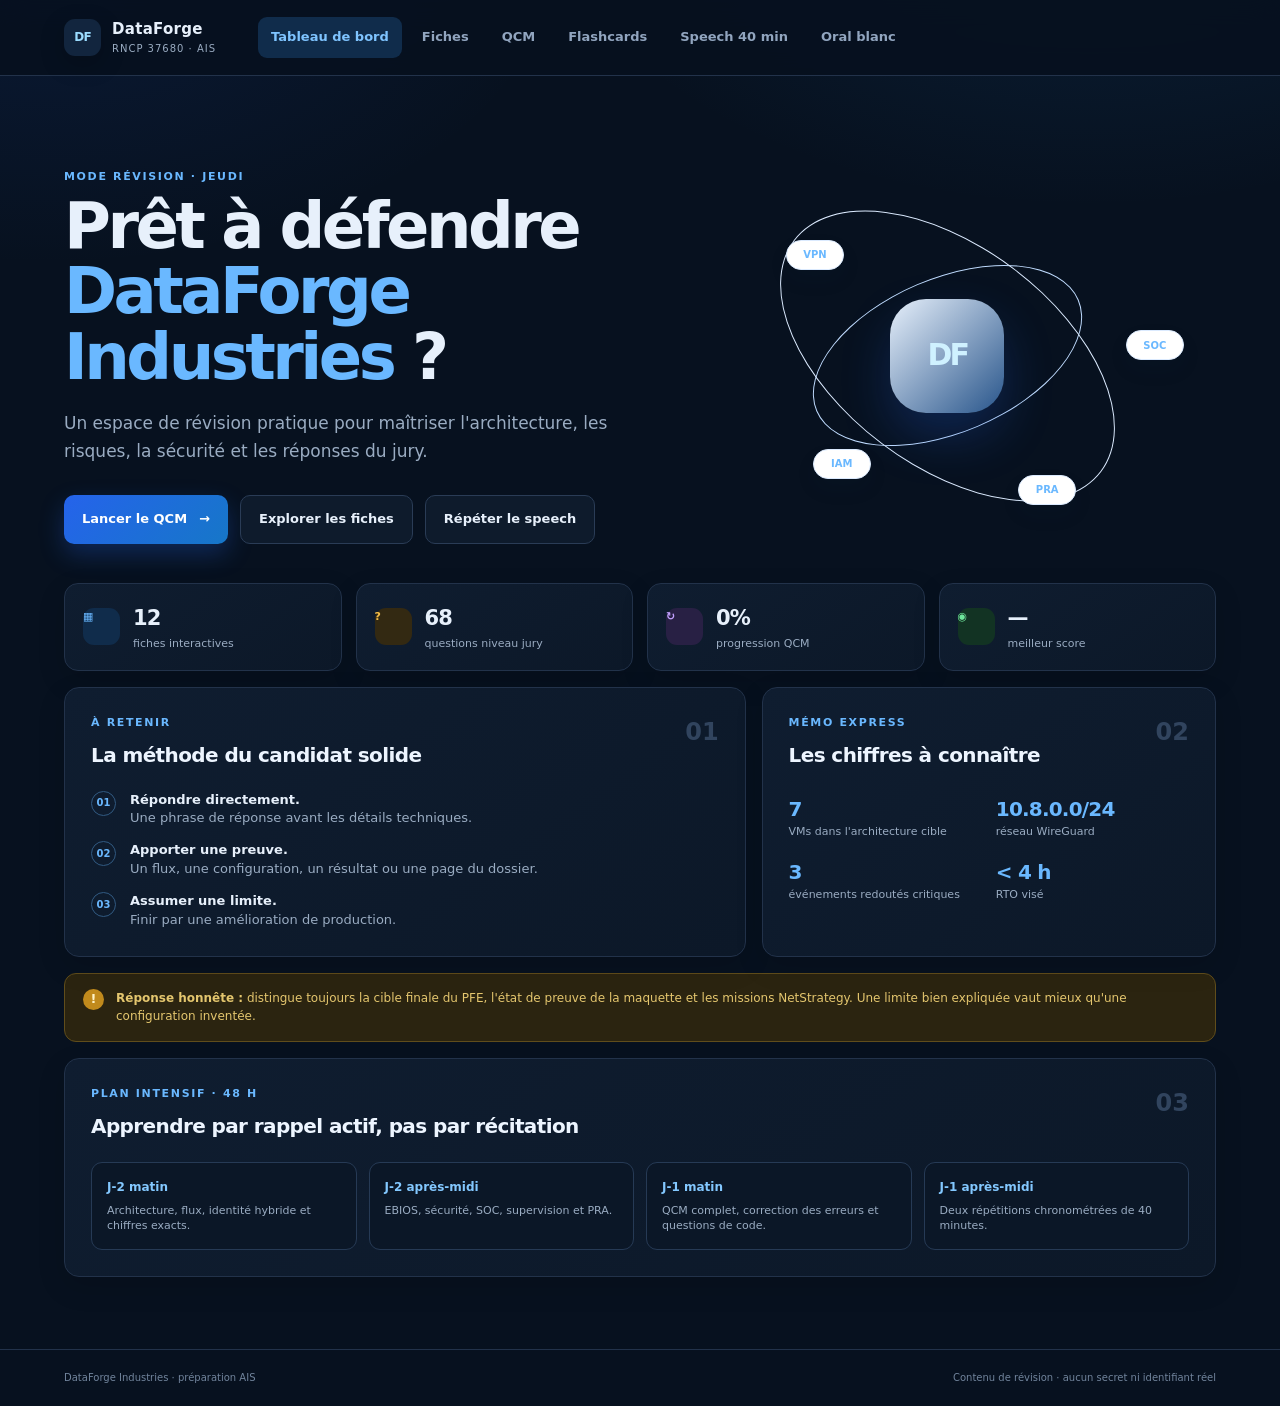
<file: dataforge/index.html>
<!doctype html>
<html lang="fr">
<head>
  <meta charset="utf-8">
  <meta name="viewport" content="width=device-width, initial-scale=1">
  <meta name="description" content="Révision interactive RNCP 37680 AIS — projet DataForge Industries">
  <title>DataForge · Révisions RNCP 37680</title>
  <link rel="stylesheet" href="styles.css?v=5">
  <link rel="stylesheet" href="dark.css?v=5">
  <link rel="stylesheet" href="chrono.css?v=5">
</head>
<body>
  <div class="app-shell">
    <header class="topbar">
      <a class="brand" href="#accueil" data-view="accueil" aria-label="Retour à l'accueil">
        <span class="brand-mark">DF</span>
        <span><strong>DataForge</strong><small>RNCP 37680 · AIS</small></span>
      </a>
      <button class="menu-toggle" id="menu-toggle" aria-label="Ouvrir le menu" aria-expanded="false">☰</button>
      <nav class="main-nav" id="main-nav" aria-label="Navigation principale">
        <button class="nav-link active" data-view="accueil">Tableau de bord</button>
        <button class="nav-link" data-view="fiches">Fiches</button>
        <button class="nav-link" data-view="qcm">QCM</button>
        <button class="nav-link" data-view="flashcards">Flashcards</button>
        <button class="nav-link" data-view="chrono">Speech 40 min</button>
        <button class="nav-link" data-view="oral">Oral blanc</button>
      </nav>
    </header>

    <main>
      <section class="view active" id="view-accueil" aria-labelledby="home-title">
        <div class="hero">
          <div class="hero-copy">
            <p class="eyebrow">MODE RÉVISION · JEUDI</p>
            <h1 id="home-title">Prêt à défendre<br><span>DataForge Industries</span> ?</h1>
            <p class="lead">Un espace de révision pratique pour maîtriser l'architecture, les risques, la sécurité et les réponses du jury.</p>
            <div class="hero-actions">
              <button class="button primary" data-view="qcm">Lancer le QCM <span>→</span></button>
              <button class="button ghost" data-view="fiches">Explorer les fiches</button>
              <button class="button ghost" data-view="chrono">Répéter le speech</button>
            </div>
          </div>
          <div class="hero-orbit" aria-hidden="true">
            <div class="orbit orbit-one"></div><div class="orbit orbit-two"></div><div class="orbit-core">DF</div>
            <span class="orbit-node n1">VPN</span><span class="orbit-node n2">SOC</span><span class="orbit-node n3">IAM</span><span class="orbit-node n4">PRA</span>
          </div>
        </div>

        <div class="stats-grid">
          <article class="stat-card"><span class="stat-icon blue">▦</span><div><strong id="stat-sheets">12</strong><span>fiches interactives</span></div></article>
          <article class="stat-card"><span class="stat-icon amber">?</span><div><strong id="stat-qcm">68</strong><span>questions niveau jury</span></div></article>
          <article class="stat-card"><span class="stat-icon violet">↻</span><div><strong id="stat-progress">0%</strong><span>progression QCM</span></div></article>
          <article class="stat-card"><span class="stat-icon green">◉</span><div><strong id="stat-best">—</strong><span>meilleur score</span></div></article>
        </div>

        <div class="dashboard-grid">
          <article class="panel welcome-panel">
            <div class="panel-heading"><div><p class="eyebrow">À RETENIR</p><h2>La méthode du candidat solide</h2></div><span class="panel-number">01</span></div>
            <div class="method-list">
              <div><span>01</span><p><strong>Répondre directement.</strong><br>Une phrase de réponse avant les détails techniques.</p></div>
              <div><span>02</span><p><strong>Apporter une preuve.</strong><br>Un flux, une configuration, un résultat ou une page du dossier.</p></div>
              <div><span>03</span><p><strong>Assumer une limite.</strong><br>Finir par une amélioration de production.</p></div>
            </div>
          </article>
          <article class="panel quick-panel">
            <div class="panel-heading"><div><p class="eyebrow">MÉMO EXPRESS</p><h2>Les chiffres à connaître</h2></div><span class="panel-number">02</span></div>
            <div class="metric-list">
              <div><strong>7</strong><span>VMs dans l'architecture cible</span></div><div><strong>10.8.0.0/24</strong><span>réseau WireGuard</span></div><div><strong>3</strong><span>événements redoutés critiques</span></div><div><strong>&lt; 4 h</strong><span>RTO visé</span></div>
            </div>
          </article>
        </div>
        <div class="truth-note"><span>!</span><p><strong>Réponse honnête :</strong> distingue toujours la cible finale du PFE, l'état de preuve de la maquette et les missions NetStrategy. Une limite bien expliquée vaut mieux qu'une configuration inventée.</p></div>
        <article class="panel plan-panel">
          <div class="panel-heading"><div><p class="eyebrow">PLAN INTENSIF · 48 H</p><h2>Apprendre par rappel actif, pas par récitation</h2></div><span class="panel-number">03</span></div>
          <div class="plan-grid">
            <div><strong>J-2 matin</strong><span>Architecture, flux, identité hybride et chiffres exacts.</span></div>
            <div><strong>J-2 après-midi</strong><span>EBIOS, sécurité, SOC, supervision et PRA.</span></div>
            <div><strong>J-1 matin</strong><span>QCM complet, correction des erreurs et questions de code.</span></div>
            <div><strong>J-1 après-midi</strong><span>Deux répétitions chronométrées de 40 minutes.</span></div>
          </div>
        </article>
      </section>

      <section class="view" id="view-fiches" aria-labelledby="sheets-title">
        <div class="section-header"><div><p class="eyebrow">12 MODULES</p><h1 id="sheets-title">Fiches interactives</h1><p class="section-intro">Clique sur une fiche pour déplier l'essentiel, les preuves à citer et la limite à reconnaître.</p></div><div class="search-wrap"><label for="sheet-search">Rechercher</label><input id="sheet-search" type="search" placeholder="ex. Wazuh, EBIOS, MFA…"></div></div>
        <div class="sheet-grid" id="sheet-grid"></div>
      </section>

      <section class="view" id="view-qcm" aria-labelledby="qcm-title">
        <div class="section-header compact"><div><p class="eyebrow">SCÉNARIOS NIVEAU JURY</p><h1 id="qcm-title">QCM DataForge</h1><p class="section-intro">Les réponses sont volontairement proches. Choisis la plus exacte, puis explique à voix haute pourquoi les autres sont incomplètes.</p></div><div class="qcm-tools"><label class="sr-only" for="qcm-filter">Filtrer</label><select id="qcm-filter"><option value="all">Tous les thèmes</option></select><button class="button small ghost" id="qcm-errors">Revoir mes erreurs</button><button class="button small ghost" id="qcm-reset">Recommencer</button></div></div>
        <div class="qcm-layout">
          <aside class="qcm-sidebar panel"><div class="progress-label"><span>Progression</span><strong id="qcm-progress-label">1 / 68</strong></div><div class="progress-track"><span id="qcm-progress-bar"></span></div><div class="score-block"><span>Score actuel</span><strong id="qcm-score">0/0</strong><small id="qcm-best-inline">Meilleur : —</small></div><div class="qcm-tip"><strong>Méthode jury</strong><p>Réponse directe → justification technique → preuve du dossier → limite → amélioration production.</p></div></aside>
          <div class="qcm-card panel" id="qcm-card"><div class="question-meta"><span id="qcm-number">QUESTION 01</span><span id="qcm-difficulty">JURY</span></div><h2 id="qcm-question"></h2><div class="options" id="qcm-options"></div><div class="feedback" id="qcm-feedback" hidden></div><div class="qcm-footer"><button class="button primary" id="qcm-next" disabled>Valider et continuer <span>→</span></button><span class="keyboard-hint">Touches 1–4 pour répondre</span></div></div>
        </div>
      </section>

      <section class="view" id="view-flashcards" aria-labelledby="flash-title">
        <div class="section-header compact"><div><p class="eyebrow">MÉMORISATION ACTIVE · NIVEAU JURY</p><h1 id="flash-title">Flashcards approfondies</h1><p class="section-intro">Explique d'abord avec tes mots. Le verso développe ensuite le concept, son fonctionnement, sa preuve dans DataForge et le piège à éviter.</p></div><div class="flash-counter" id="flash-counter">1 / 62</div></div>
        <div class="flash-layout">
          <div class="flashcard-wrap">
            <article class="flashcard" id="flashcard" aria-live="polite">
              <div class="flash-face flash-front" id="flash-front">
                <span class="flash-category" id="flash-category"></span>
                <p class="flash-term" id="flash-term"></p>
                <h2 id="flash-question"></h2>
                <p class="flash-think">Réponds à voix haute avant de révéler le mini-cours.</p>
              </div>
              <div class="flash-face flash-back" id="flash-back" hidden></div>
              <button class="flip-control" id="flash-flip" type="button" aria-expanded="false">Voir la réponse développée <span>↓</span></button>
            </article>
            <div class="flash-actions"><button class="button ghost" id="flash-prev">← Précédente</button><button class="button primary" id="flash-next">Suivante →</button></div>
            <div class="mastery-actions"><button class="mastery retry" id="flash-retry">À revoir</button><button class="mastery mastered" id="flash-mastered">Maîtrisée</button></div>
          </div>
          <aside class="panel flash-guide"><p class="eyebrow">MÉTHODE</p><h2>Construis ta réponse</h2><ol><li><strong>Définis</strong> simplement le concept.</li><li><strong>Explique</strong> son fonctionnement.</li><li><strong>Applique</strong>-le à DataForge.</li><li><strong>Prouve</strong> avec un flux, un test ou un chiffre.</li><li><strong>Nuance</strong> avec une limite.</li></ol><p class="muted">Une bonne réponse dure 45 à 90 secondes. Les cartes sont mélangées à chaque session.</p></aside>
        </div>
      </section>

      <section class="view" id="view-chrono" aria-labelledby="chrono-title">
        <div class="section-header compact chrono-heading">
          <div>
            <p class="eyebrow">40 CARTES · 40 MINUTES · 30 SLIDES</p>
            <h1 id="chrono-title">Speech chronométré</h1>
            <p class="section-intro">Une carte par minute avec le texte exact à dire, les visuels, les définitions, les points clés et les compétences RNCP à défendre.</p>
          </div>
          <div class="chrono-summary">
            <strong id="chrono-counter">Minute 1 / 40</strong>
            <span id="chrono-mastery">0 maîtrisée</span>
          </div>
        </div>

        <div class="chrono-toolbar panel">
          <div class="chrono-timebox" aria-live="polite">
            <span>CHRONO DE LA CARTE</span>
            <strong id="chrono-countdown">01:00</strong>
          </div>
          <button class="button primary" id="chrono-start" type="button">▶ Démarrer 60 s</button>
          <button class="button ghost" id="chrono-reset" type="button">↺ Remettre à zéro</button>
          <label class="chrono-jump-label" for="chrono-jump">Aller à la minute
            <select id="chrono-jump" aria-label="Choisir une minute du speech"></select>
          </label>
        </div>

        <div class="chrono-progress" id="chrono-progress" aria-label="Progression des 40 minutes"></div>

        <article class="minute-card panel" aria-live="polite">
          <div class="minute-content">
            <div class="minute-kicker">
              <span id="minute-range">00:00–01:00</span>
              <span id="minute-status">À travailler</span>
            </div>
            <h2 id="minute-title"></h2>

            <section class="minute-block minute-speech">
              <div class="minute-block-title"><span>01</span><h3>À dire pendant cette minute</h3></div>
              <div id="minute-script"></div>
            </section>

            <div class="minute-learning-grid">
              <section class="minute-block">
                <div class="minute-block-title"><span>02</span><h3>Points clés</h3></div>
                <ul id="minute-points"></ul>
              </section>
              <section class="minute-block">
                <div class="minute-block-title"><span>03</span><h3>Définitions & détails</h3></div>
                <dl id="minute-definitions"></dl>
              </section>
            </div>

            <section class="minute-block minute-rncp">
              <div class="minute-block-title"><span>04</span><h3>Référentiel RNCP37680</h3></div>
              <div id="minute-competencies"></div>
            </section>

            <section class="minute-transition">
              <strong>Repère de transition</strong>
              <p id="minute-transition"></p>
            </section>

            <section class="minute-trap">
              <strong>Piège jury à éviter</strong>
              <div id="minute-traps"></div>
            </section>
          </div>

          <aside class="minute-slides" id="minute-slides" aria-label="Slides associées à cette minute"></aside>
        </article>

        <div class="chrono-actions">
          <button class="button ghost" id="chrono-prev" type="button">← Minute précédente</button>
          <div class="chrono-mastery-actions">
            <button class="mastery retry" id="chrono-retry" type="button">À revoir</button>
            <button class="mastery mastered" id="chrono-mastered" type="button">Maîtrisée</button>
          </div>
          <button class="button primary" id="chrono-next" type="button">Minute suivante →</button>
        </div>
        <p class="chrono-shortcuts">Sur ordinateur : ← et → changent de minute · Espace lance ou met en pause le chrono.</p>
      </section>

      <section class="view" id="view-oral" aria-labelledby="oral-title">
        <div class="section-header compact"><div><p class="eyebrow">SIMULATION JURY</p><h1 id="oral-title">Oral blanc</h1><p class="section-intro">Réponds pendant 60 à 90 secondes, révèle ensuite la réponse attendue et compare.</p></div><button class="button small ghost" id="oral-new">Nouvelle question</button></div>
        <div class="oral-layout"><article class="oral-card panel"><div class="question-meta"><span id="oral-tag">ARCHITECTURE</span><span id="oral-count">Question 1 / 20</span></div><h2 id="oral-question"></h2><div class="oral-prompt"><span>⏱</span><p>Prends une respiration. Structure : <strong>constat → mesure → preuve → limite → amélioration</strong>.</p></div><button class="button primary" id="oral-reveal">Révéler la réponse attendue <span>↓</span></button><div class="oral-answer" id="oral-answer" hidden></div><div class="oral-eval" id="oral-eval" hidden><span>Auto-évaluation :</span><button class="mastery retry" data-oral-score="retry">À retravailler</button><button class="mastery mastered" data-oral-score="mastered">Je maîtrise</button></div></article><aside class="panel oral-score"><p class="eyebrow">TON ENTRAÎNEMENT</p><div class="oral-ring"><strong id="oral-mastered-count">0</strong><span>maîtrisées</span></div><p class="muted">Le but n'est pas de réciter. Le jury évalue ta capacité à justifier, nuancer et proposer.</p></aside></div>
      </section>
    </main>

    <footer><span>DataForge Industries · préparation AIS</span><span>Contenu de révision · aucun secret ni identifiant réel</span></footer>
  </div>
  <script src="content.js?v=5"></script>
  <script src="minute-cards.js?v=5"></script>
  <script src="app.js?v=5"></script>
</body>
</html>
</file>
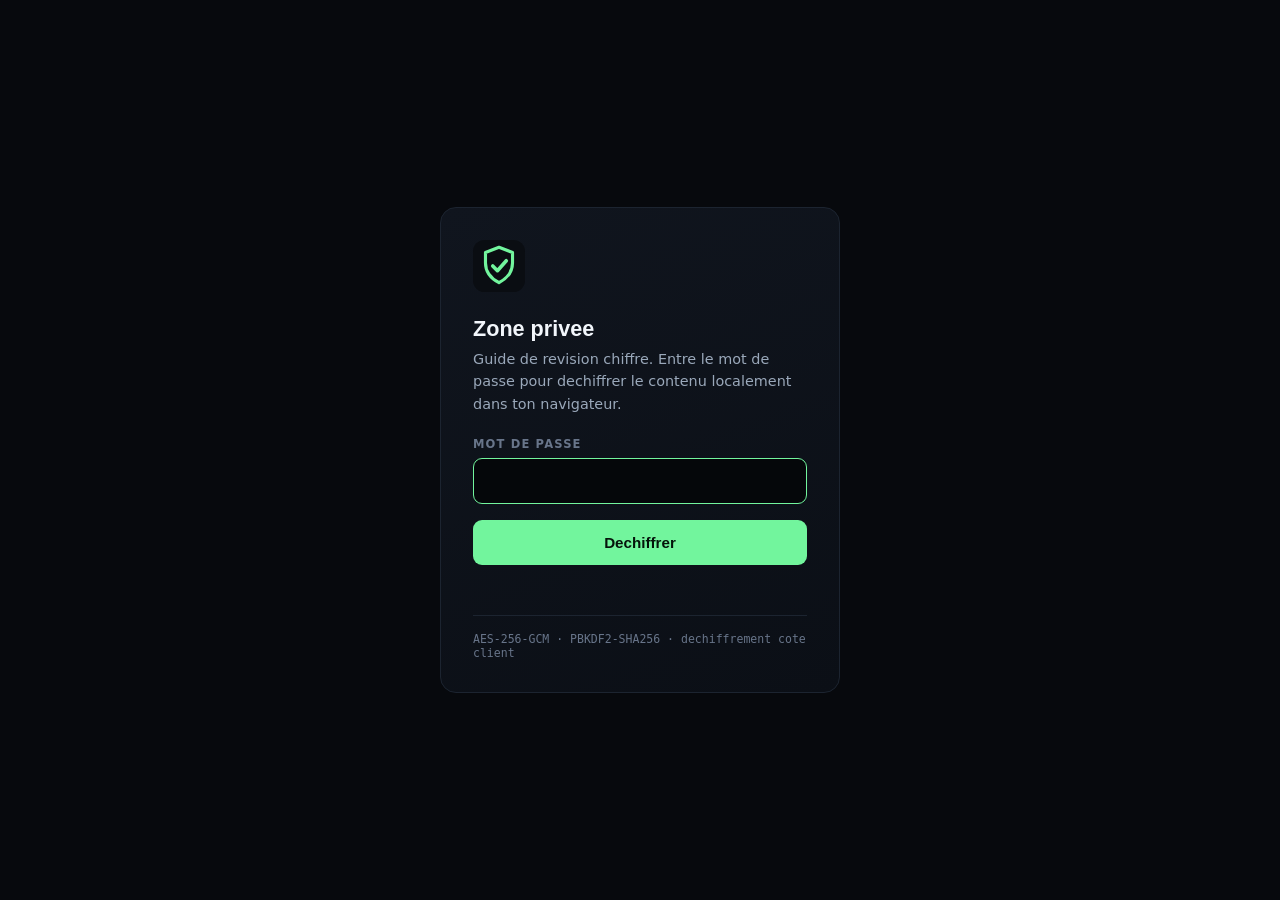
<file: revisions/index.html>
<!DOCTYPE html>
<html lang="fr"><head><meta charset="UTF-8">
<meta name="viewport" content="width=device-width, initial-scale=1.0">
<title>Zone privee</title>
<meta name="robots" content="noindex,nofollow">
<meta name="color-scheme" content="dark">
<link rel="icon" href="data:image/svg+xml,%3Csvg xmlns='http://www.w3.org/2000/svg' viewBox='0 0 100 100'%3E%3Crect width='100' height='100' rx='22' fill='%230a0d12'/%3E%3Cpath d='M50 14l26 10v20c0 18-11 30-26 38-15-8-26-20-26-38V24z' fill='none' stroke='%234ade80' stroke-width='6' stroke-linejoin='round'/%3E%3Cpath d='M38 50l9 9 17-19' fill='none' stroke='%234ade80' stroke-width='7' stroke-linecap='round' stroke-linejoin='round'/%3E%3C/svg%3E">
<style>
*{box-sizing:border-box;margin:0;padding:0}
body{background:#07090d;color:#f2f6fb;font-family:'Inter',system-ui,-apple-system,Segoe UI,Roboto,sans-serif;min-height:100vh;display:flex;align-items:center;justify-content:center;padding:1.5rem}
.box{width:100%;max-width:400px;background:linear-gradient(160deg,#10151e,#0b0f16);border:1px solid #1c2430;border-radius:16px;padding:2rem}
.ico{width:52px;height:52px;margin-bottom:1.2rem}
h1{font-size:1.35rem;font-weight:700;margin-bottom:.4rem;font-family:'Space Grotesk','Inter',sans-serif}
p{color:#9aa8ba;font-size:.9rem;margin-bottom:1.4rem;line-height:1.55}
label{display:block;font-size:.72rem;text-transform:uppercase;letter-spacing:.1em;color:#68758a;margin-bottom:.4rem;font-weight:600}
input{width:100%;background:#05070a;border:1px solid #303b4d;border-radius:9px;padding:.8rem .9rem;color:#f2f6fb;font-size:1rem;font-family:'JetBrains Mono',monospace}
input:focus{outline:none;border-color:#72f59d}
button{width:100%;margin-top:1rem;background:#72f59d;color:#05140b;border:none;border-radius:9px;padding:.85rem;font-size:.95rem;font-weight:700;cursor:pointer;font-family:'Space Grotesk',sans-serif}
button:hover{background:#8ff7b0}
button:disabled{opacity:.5;cursor:wait}
.err{color:#f2555a;font-size:.85rem;margin-top:.8rem;min-height:1.2em;font-family:'JetBrains Mono',monospace}
.hint{color:#68758a;font-size:.72rem;margin-top:1.3rem;border-top:1px solid #1c2430;padding-top:1rem;font-family:'JetBrains Mono',monospace}
</style></head>
<body>
<form class="box" id="f" autocomplete="off">
<svg class="ico" viewBox="0 0 100 100"><rect width="100" height="100" rx="22" fill="#0a0d12"/><path d="M50 14l26 10v20c0 18-11 30-26 38-15-8-26-20-26-38V24z" fill="none" stroke="#72f59d" stroke-width="6" stroke-linejoin="round"/><path d="M38 50l9 9 17-19" fill="none" stroke="#72f59d" stroke-width="7" stroke-linecap="round" stroke-linejoin="round"/></svg>
<h1>Zone privee</h1>
<p>Guide de revision chiffre. Entre le mot de passe pour dechiffrer le contenu localement dans ton navigateur.</p>
<label for="p">Mot de passe</label>
<input type="password" id="p" autofocus autocomplete="current-password">
<button type="submit" id="b">Dechiffrer</button>
<div class="err" id="e"></div>
<div class="hint">AES-256-GCM &middot; PBKDF2-SHA256 &middot; dechiffrement cote client</div>
</form>
<script>
var DATA={"salt": "ijVs22L3HTpNQA3YZwG0Dw==", "iv": "X0VIxD9n/VHOnGlx", "ct": "[base64]/d6rOCYyBm+KBRpZbRwg6ygQ3M3fQWYyQCUEsO21E6/86zRrn31CYvpkmn7KlQPWhqTgYFsL45iuf1AjujTqROJBZM2MwTGbEycpi8rs05Us8B3x7Bt7kSuE9y2Yb+zxy7/4ups7L578TSB8DPDLpY8p4SvjK428glTUjMUxrs2lSCBjPYvaWMt7E1kyyUGph3GB2yVquE+7gb7OayJezksLizvXqHbwD6Zx5k5zayE9lN/JFfska7ZPEUiGWqESHKrMhkvm0gcybFDcgl3SPgi1S4IfZx9maRXqrZmsQQP5rkv/bCba3aoMXr+m7llPAqUSupJtewTErGMUcWTwH2alyYicmGtbKSJfNAWXi3V4Gn87BLCm5rIPeVqGHob6oYGr+cCBumxknlhOiyrtuMM1Sq7lhwtHVw+1ZGrrcstAAXAzTxjvJAonsv2y7bNMpoYPuQ4vbZzBs16RD7LHIeWb3UGVHqB7HYwhcWn/EuT6j4Wr1+cRmAQhpLKf+lXLBMr4T5CgMUGrsnScMnkxffbeNzSVRPA/GjFJklk7bvD87P2DKIEK9VX2wffDHpOO/GMje1AgnjSfyofPzfoi0h81xpKCjmrV0TNJpKmLrYx9pIsCRonoud73PwOpK/+xiTh4IWcywoNa+liwcNkBFo2SSnmlGZnXBnBlyNzlSaVRNrb1JDqX7dsV87JxJxzuxrvBPLoHg82xNsKcBSKnXTKurgFaqZJGOjSbUmcizWG3wEsmoY3xiXaaVIWpsreE7QkKTkL+VwqaZSI0u5IjrCft6aifZ4NIbkrOi8w/v6skQbBTxHuA6cNOIHxzOnRpqGyxKJ9MKikFiE+kKJ7gNIRLPWwBy3J0/XrSOks9h2HQi33qC65pGXtdIXRp78C4LoxE/JE5NNe+5Iwuo4Clc7PYBAOit5UyY6xQy3zneS4mBbMYIcpWOIi7LHvUdl+KUr43aDfccZJtH/[base64]/bE5kTK3BtFyW8ZIffJK3qNw+UORl9+9s+DECRN03OD5VbRel8sghi5XL+07dgOnk//OsQvOQuKkOunSCRujFXWQS2wnnCofHOStq9s9msujt4iS3lqnKFh91j9nor3Ntzl+alQqIHdfKIbut8mvsEfqnA4BMy1/w5qfYn7809AUBjE9l0EqHB+hrnQeI8lPLdVzcmc6bowoxlrdAdhPSRbWnLS3ob03QaiwhP6I9mZ4Dy9fUeTpvDvZdEJgZhtr3Q55NtOc3GiDpCut5HuiEUcfyCZbiV52WUZD7KXkyqAFwI2MZd0WV8fhVwdbGPVllO3+wHS/880C3P5/S2ufAyY2hLHzIqPLLPyUGGpTaHo2zMLu3DuF1qmIWjmpDUhnkHv24ALzHPW+dCyR/2w58mdW8AW5uB7wBEZD2EUOTCMQrXgyHMHHldkA5PgTwP07CIZNVU6KtN/J91LwLL0rw1/KOsFSiSEDu0ejzVal2IbtjGZEgWTV0RKHCjE7GihftJP2WWDrAW2BCftLfyvjOsTT2dfqA1WiILSv7KNaTWlbrlM3s3SUKtEwhXlxydUL6EuAp/82O5HaEH8U/m1pVDVRJBUtD9T/GyipHfYC2p6IfBhm+ufN0tM3l5eVSDzn7sv5apALK+Q2y0gnwNl2J0wpBXruuo1LcChZRucdQHRj4twAp6eNZ3iyXjWy81NaECrqUIaHfS8qtkgmBjn4JtICLFRd/iQYDSIx+vaTSdIKO6khp3I9iOsGTAB2wMJ/3H+7jTigKcl/Ykk6PbkUreHEMM02Fkzt4qtRJRLapBEA08QMzeFkF6EVuR/frPvUx59mC27KOFLka8ylM5Dz7wr+slvaR7TAz4roKYGgXdDJiW89CCg6UwhCN+KhUCXOoxYx9Mztgkog5k1BniGgujtbDvhvW/MeWxUsZvKneN0JMOpV9nJB+xhY9QUhM1JiX32tFWwkDSSK4aqnfYuGVBo8nnPGpLpyMQMGR+PaBnETyQ/eyyhGREVCKWP0u7JFVNP+HAl5cz9SwUA6ji/pCscOa0KaSL0uRaAkp4YQLomI2aguYlH13YtktUhtuSNY9rAAIMufDYi/HqbsEHM0weViB8dVXHVQxoVd1OuRmnPXz8Z5Qsv3btsIlSe4cGyhGij5bGPMnGyWGrT4142jPsUQTzcrN9AuzCssr/Tdo4AejvJ+RHDdIRHLtRYpQPfEsMeYCEiQtwp+5L+JMf19tLZMmiLkQwYoy8GWHrzqUgxPLOs0SLxRsUw+3zsgEtujMRS9BXMqiU4SVheo0EvbaQBz0PZkULNWKBnxa6okPVF4yo2scCjUHfN6MVjcWjXQZ0e1oK2fWqSW1firJ5yz8SVumRJaKuw/sg9xl6APz5wfMRkJffnZ4zny+/3kTXMot3LYLotvvLxkgAPpQhTQQrEKDy+XQSsuG2EO/IaoVX6cq1FA23velNzp3+8hnRfhLzBZlSJmpvbQUpS6gIOCmopRniBOCzjaVn+oh1s/Ux1bLDFvMHA2fOa13i2pQbttj+eB596KTkXAgpYs1m9Z4wHZqTJ20/mCwwnXJmFUlqZX8WiS1SWkivvVRBWME+PHxyQPvqUA+jXiTmAGT8lof1x7aEmzmrFx8xzLzns69ZHu3x/NtB8XrjR5hKCsN0sHu3i3DTpeXe1AYiDoz8kCoM3yC9kxjdtUSMqA49Bl/C1ZIg7dPZiSc0HDEUFqT4rlF2ASKdvxFntdpKpsfVYhi49T/N2FgS2RbCxU7B8exaMifK7/RDvFFT3KeQEN5yzw3HXo/oqijVIZB4hW+CTTYEKpiL3cz/7sMOroj2mrWAX6RuuVhKiSZDK6EzEGmaxZ4AEL4QvYcWYxffwgFU9Ja5lfbjWY3N1PlybAaAgRVAOTpzmsmOmAKDJbB9XYIE7t7HTJitT8lTS1xkZwMY9rL22BMb52RM/dJXTWpVpRipz5xIgMEgXIQyltN+/CspSjRZrGYsXNj9NiM4cq47SZKi1pbrZ5WW06SXPDOMDPbz5Wo0OPBXlRk189ohJPaQrnpofQlN8ZpXP8NPDwAEz9TAWau9RISeSCFpJjsaYOYVWUVCZ+Lb2hLvHUfe0oJZM6NN3Tavu3LbM+1B4I1oDCfepylCGwFyP8iPdLUt/xQcbNsntKqAoEpZrlqHNqZPChSHC/f1JWIvbFrt0Y4APuvjdKiOgOT5z4YTuQrasQ9gCMJfLuQX+2bMMWqxkbPfo6LlROVMZbwA4yl8qnvb+KPsytlnGxsHCaKN/fIrHbtSXjMFfkac4Zbo0ZstKAwafzdXFLk3iIiZLh1Y78BZ0kdZdpgwo4q6aYeZSC6YQXHdhpRjbbBCXx/53wAEnMcm//LWGhzEyMuKBl0653UbbzZU8WeUktsorBC+KwX0yvcgcBX0sNNpeaWq7G5Q/SAWut3K5i0gFjEwbMSHlX6ZmY8/UpdLWBik3XBs3PA+0DMp4fz3whzKBRc2caLyirciLf3ZAec1v9gzHkcto9QhOtrTHc4woXM9FRryvuqpo9Up2gKDj+cLGiYWx6x3moGcxmVHr4wadCwfKgjTJH/riZo1cm9NhUukmJ3loufbP+nkd8SNNM8uQJjXu1fS7aOFyWoLdUB4a7nR6N6JQAEixF6Gr7zrEVvtxbzNNSmqvAUqc9+kFQJ/aNllnkbppZs3h8L7dVZAQ9k46JBzB4epnH9LnvQjNxq8Vxp1thS8+djNPXJ9S/+Bts+KMua6m1NQeU9fgwWfbsrsO3yUN8lNb1SCvIUb7wfNtFo3EqI3ODW1KXGiH1u2HJ2Z8IJGZqWpClTeViT8/xTD+SoThAnmnWp4WA/toM3AXmCs4bzQPkTq/xkqrdM1pPvIo0Ld3HyGjdgpw+wCLqSCPgeFLQg4QUOLjYoqms2zMYS6JiAou/q4p3rVc7WLp3RzOJWQWWIfaepyvCg9Aut4ePyBKXyJjxd58f2nNhzGKgOfuwG772nHY3NSHY9IxuX56ZchXhqMc17Y4t/yn4lQR/kB4W9w+OftGeMiX+1WTq/MKZN0Pnb3+8/bPoL15BAmV2K2CpeqGUH4VeBzD+F6KSgTipJDeJqX9BJW5gjrPGw1GyXxZ0/QsNQhImJjnAfYU2wkW9WjbhORtGP/tpeakSIJdBQqtVZ8IrnPT9hNiY2ENC6W5ezq1Stx+7FS9wQIJ3xQ4cUILBZSWl/r3nVXB32rUUk5MVC3k1lIxHGDwt1S5wOtdQEYkfwhaSbQMhMwY4jVjDqJvWHAuxxJrtUKVnMEAfeWL+UQ2vzEl4aLjU/iyab4qNZFGjSuJvXgzV+B2/eQzkGX0g5ZXdnuRp+r4+wsccQeTwv+QsVTR97TwJvRbuvelG4OlBVDknlXbkwoUS6y4LMeaSyldcCekS/rFP4Cyd28Yq9sDeqwmgg8A7LT8iKvcU25/YPol1JzhougMBtsttYY5xP8P1goWr01x3aw2HQcMItARlsUpmOH9VZvzYZkz7aHkT9BdKKdgHS1Kya6788X5ICcdjLYG4wxm1kFOzayeoibp+O42+eV76P6u+mXX8V4UpC57xrxs/6EZzMp4GEwHqjyp4uPdY1BG2eACzLFGuzZkawPr7dfrm8C1Rt6eIfA5ufhJwzuK9pGx6JqW6e/9p9tTlmKfCjU3DLbmGJgHMUkV6UtdpOq2Rn8LJ1zCCDPtgcga0FLVEbgnkw5KE9dNR4gTrmPcrxt2UUqYAl5mgFEoE9RmCzgbv6NLX8vOiCM8/ssaOj8VBYOmxR4bb9yZ32GehyS2DjuSlT7lQ0zsoBRmbUdz6BGKujAmvj6eoAenecjxKF9O7ZpTiX4fmnkVRNt4tCSHLyQbdZ+lxxPrdpWnrqNwBl3ZQeN3WPHLVxwEzRP1Y8nmNdP48o/jRqL4KWR05vKYiI2laJNexC4pvAqcSNscLPqdb2/wJ25dvYSoZEygMFht2hKibrPkUUDgKftAWyMEg8dSr8SKL51c1/NhYWruR/ouy37l8rEH6kKy30R5d2aL5dOcvcRGvHZKyvCcg6ajJR5zZ/nvyKFIQzKrKQeV2o1k5bRAlgfvg5BRAi1ZVHcZHoNrKaZGs506aiXa3wrLmkLPWgwKtqW2jzTxB4vIh1F0Y4kaCj0KyrDjk3ZhPdXzpL4CxJ7lLTRmJwvCi8nUplzNrGGXsT8b5E9TITRbXI6e6lhWsR/6POWnueTWY1mNDZcvc/BfnqfWuIpJefQi2HgUyMzzZx1nhswrRxbmztmOBzMSWCuoHir6TAqo41NXlODMmrkOJMvc8BH6ibsAoVEnekfo77GafWuLDi+pE5hinfCXMrWK02bspVev1XpUJjHAIgYGxxq4UjWBKSWR9iW9if+Olf3oFpnPqy084Kg2Sivj0AoSIuM/Gi0Vp05MWQh6Lx4fBRcZ+QDoSg9JJU+ep1z1xhffFCqVVOqL8vPYpqNE9enpf49tdCCJWkuUhWWh9P/7hYROy8IpGy2/oWObVKm4ifSyNwMX7tQ8RU0IQpmyP0AP2ppGwdCKUqvT+KLGU3Qfy0GT2aaNOg3gLCega48MAowIeZaRz3mBdjlXzBMaRoB/ymj0Pbme3WJOPotuD56uT0ZR2rFH4bGcKCBkCrOAO2wziREeiHVN3OwR2JNnzxEhayDc5rAlGtyIEqsS9QJuZDvOmFcirNKtB6GnseQPQBTTpg9qm8htYHekXLrPgm/QL+kD7jHTmv1CyJBqVi4kxNevLbkp6Oz3Py05/RXY+xZOyK2HTi6d/MSl+H6pzIsNAu1npZ5KKYxqtioEZc8BNoZoLQI/3RIaGZJ+t0CQhIcFY61zJPO+WXaiPjdbtKP6UyxUrFpBQB28Xqo86To+nd1abHdf+pX/hAjBYS9b2lhv+JyXCrEkBYJ0jx5iWVwIQ2l63foE/mmxAIIcOFPeDL2AGQU4ZuG14KXlzaHflsKfzNdW7Fv76UrXs5QZrPBf2DI3xBfIqWULw3672hPqp4496HEI+9i0D/[base64]/epc1XQLOq2U9wg4PLFpeMipQWz35lQPxjpcSHk8nX/X6t0ltVsxzEYCQLDkSgo0kncVlrTPmE1FD5mzXG2VtOjJ96t4aZx/AV8l6Sal7HqUyMCb/H7ATtomJ4oYx6NMpmTrq+pZLt52l6pOJwTqt6s694xOxwgy2ZcAs1XofTqa3mZzrhWmsJVpbrtjE8JTGtU8GxDkKYpgsEroLzdac3EaBKxO944Q69kHKVPoUftnCc5HnpUa6zAJaUvT6vV96LlNPrTu6Wl3fcoRJexd6AWA7+I8fT/7KrdDG0E2c4aSHIMhQmgljfKrESqNGeS5D7ubEpb/tkw2pe13ctF1gZ6jGTTjlWFw5NMXgNMZbI50sGqdFCFPjM3DaB1MqI187tEGBlRhM1qFWJKqb9oZbPLKwI+2cW2Hl6ohOR2/SVJWSolwyItK+SSsuv7aINqcH7uYgsrKD001F/7NAIjQmIEqAlIG3IyFPiqRyUM14i4DwTr3qZTUz0Fm6fpybh8nxBn7yD4M0fGe3L4sIp4SLv0a5d3AFlvMDLyvyM1/i57Mv4+pPJtTilDC6Ed0qU2pBwJ04k4uDOsgxa2p//RxObpny/[base64]/pE3vy+csv3OYgUACVwagEiQq4/IySXIgO6qJ1bR/dvdseiY+XjZPi/nOKUsP53JfCT5lPNT5CsDSAm5ShHNSswCKzEyLR27R4MQVEdIrpdzrqxTtWbbqJkMk+NKe2gGu4cn/j+HIV2FYkL4YyTqFUo7fTUL0KKomAP1B6lel5rAPRTbry7YbfxI1eNzT7TuMfZjfDmKVrnkUhpTyZVAqU4Lr4+b5UFmCvIMCE5YP5FR8mFe0qBL38nMWdLqygiDERgLjQ8LdsfMIx0S+SSK9Hg8tBmZL6O45HgbWWCcOpLw1yrSDk5Xkvkqm0qwm/WgJmY4tQ1M86x+QssFltDb86C3AiAZJ94Xsxwoci/gK+bAXxzAiZCbVOp2A1IddPOyhKNf7+zjwlL1mnZJIbmGXVLDrYRBnL0yJQhLf/oBczjq9m+DXWpQSxjhLx7wjFsjJAJmcWiMgdCpAfTrm+OouUpuBeWwrpcwrOV4ykQv6iuDgxD4+JOAdMLXUcHmmyGwuPCqPycJjDLievms0NXxMZHuPJ2V099BlkZ/9sXgKSdROLBonWiFegNnCmS13qJsu0+JNGln10v4IeUxXGS6q3rLA24B8uERwet/Q86nwIR6850N3SI5+gJUhgfEE8zfv5kSUWk4hMe/NUm/+4WNEPpyvwinZfOBNZOLoVcPbkH0i/By5FE2taTxIo/YPqnbtOr+noKea4r0qf3tlFtCsTaKIEg1HkUzN5sFXb+KGTQjVZJ7KrT7WcO8dkEHPwG6EeoolhF8dtV6zRPoGCzvpAP9NhOIS50oOf3aXVZuhGhGjmp25+rZxA7fI5222So8q1++gouCTUdbmL/b81lZcKp+CsztOTMeE/6+TN/sjy+Gm5PONGlGFjVWFzB/H2cz7PSptHLdPpThViZDm1M/93fy0GBSH0LkDbRg0Z52j4XBkgmON6F+shy/k0aYs/vXvJmEfegXqT8QPUTz8C+DQn3pXe2io+zyFAYQ6OZcjmJGb7pWovMsQoSC8XeqX4lbdckeoyFOcoK/ea1C1TfXhWoaMJWZElLu51vMepW6md2XEKJLVkVePjw/Rqa10bru+h7PONwSLIUCpIV2QYYxofWdpcg150eisFGxNnayTo3ZKcVAO6KY4W1ui1jdX3SJlwl5E9KT+7ok/kvni1aTisGNsfdI3kvE4ZYy6ZJZrjiqloc30WTEFG+X8q4l9q58h+I9fo3E2sfsfM1b2BU01TphDjNmlU7FkDDr8R9ljoNYI3jp4N6fCW3Jmd0tQa0K/mOrTNBGPT27MFpCNE4/GIqhXESgK2hykBuqs4ACZXHLPzSY+FuGqVT32h2mHXVeOIB9uZY4aqjvxArcung+a0LtPMhQ7+9cP1YG+HQxsQkHfF9mMacBWaDwVZtpFBsnUbZLhc1S4gvGpe6Os42+Yb7BIrzS/jTcsRQ121TUNev7dvt/ciJFOCzvefuteDHgLUBf18C3kC9toq8DiDeIN53ni7bd6wXokQsob2JzSDi+9LIg0R1W53MZC24QYhYOwmz7YoFi03y2DbItUdbEj2RtWXvcYUWKgaVx9TNXp/8BrbXhXPEAGNi2C4p0bAC7oUTN93mj/[base64]/a9GOE+scMZ1Dao1ukTzYBEYBOVB7I4REyOYXyusdKpZbMQ20vZPsObbG+g+feZ7D0/8+IUwxXNWbPcv688G12pTZMvm8pS2rPGm2lphq8r/fe+XIrFvZ2PGZabq+KKRPRx7IqGTsyiKUKCITt75Dsukki6tryi+l7l9smJ/DvMQRLmFSN3P8uWfUgZBDLCHVoWeg4D6WZpWPRzj0btQoeGlN9SgdXU+O5o4b8EermkHxziXaHahES/yuwhPBJS6WyATdqR5gxrHu24Eq4G/Quiu6Sw2clDW/0DlzyzlmaHIAj3AF7s4uMxtC0fHGnOeS8jrHh00roFQC/gqqIf1x+MdUwXvhRvs2Mpks3srJZ/GIqAILo4QoDoGJtr/NQcPzXraRz6k2MiXoB5hK6XU2kmHplZfc6tuW8HR5PBcyhfIO1SOcFTWgXmQUfrvphhFH3JidE/KDUGkg7BErPM0mJqgvoXqbD0ZH0Eh/Ybw3EpWUZtUjfL6pQ8ByCkesKoUpgR+xNOltylZsGvsohDiOHXbvyzPpxaX/jI5Ms0istIOG4/uYMQ4Wm2rxq7k84P0n75vDEUlnllKtEn1yfixQVKs1Amy+iZkhWwuvlKOoWSXHlC9/ZvBsDvY72+b4YXvTdA2FKtETFj9BEZjDHPgNosZv21mR/vu8qtVFB+DWMpBgiljSc/CL/mt3hCziK142MCoeyXSXiVmoJ7OSLu620dqwDU3osaHi8edjl4wujNCodOtU02+m8i6VnGxnQdrt7aM4yIxhWSgxPlz4oTg9xNr/T3v/blE7rG6eyPGX2yC42eqcA4nloTKHLJR/JcxMFhr06PJPVhbeQLVusI/QcCUK2tmjS0eIzrZvee0b6nalBOjWaF5gL7WetQgCiRr9x/2vjIZh+GUAOK4IMPYOKmbFIQPgN3NBDqbHa8e61kPQJ5xiUGPG1FF24lZBHXcSfGVFd5jV9t+KVj4B8QxVams3hPeu2wLz7nM7NvRIt2nxd2OhZKeALcDf3uS24wYueFDIGLAfnbvMq03HBtA8xwg/Cmsms+xNRoLOWkhVTuSJOc26McNmhrdSNYPto0IVzGyXPqz8lV+1R8bYgSqc1TtJmC+VIOBDW1InlYBPCHBKAdeIQEYiFfWtuM9Mm08NFNAJD2qdPsy3y2wuaV008/4vL2TDRidljp68qBASgEWfOFdkCb/kL0SRiimJOmym6O3u7AWdkBSLmUJBbk7kd3tW/b2DWlHOJAYWJ3B8ZOUkN7eSluJP+xbb0FzFgazg6V5MAvRsPhwqc7i2I1W+DszCBAy02BhqdRSmKCP5wU06tOYuGdCcfGsoW2/YEWij1h3rxKev2SSddusrz8FC2hlTJ1XpDYDzMmtyiSQ0YO3qda6/9KTJsVtY07FgqlZ+pitjOuMlAvoNguY7SAI1nHgFc8KcLJnh/PfAIlzQ8JZWDp4z6nlsGdgQVVZu6UlfcKKcVu7JatHwzyd3/Vi5IuJBRgmNVKklzJs15Re4kVLEN/TlSiMZsPE5f+ajmiRtT7MVztHVbeKvGBfm9Gq4ohqHlZqETkomuYLLCMPwhi41jCkRiOJ5Ag7+NO2kz9y7vXYKRxCa4iZvFbKaEJ/[base64]/H8vwByqH1XurIZqvz+HqdZEBqlFCPUXJhcoVKK0x0ncByT7MEmWAIsqI8nI4GxgWDcsbTwKUz+8AVYv+L/p4SpLoNy2qWN+UeCM9PM4YcZV22Ifprhpa3JNhPvU//4YXg7LpTsmksCkLim3628L20F6TdLVKFT/XKZIKXl0HvAdiDWxT7ZIspXUadvwGpOhQdSxnB1EuD1BIfm27d0D3NelZ/+CpwofoGEXrY8QQhY+kE6G4gBGeYKfykofrhIJdA/tjNk4uORVWOJKMCvYdwmqIrgaStdXYg4kt+jGRsYnOAsMJTH80u6fDR8nl44zKEb7uQoXA/QRm2bmyZGkgd+XTL8yuzoAl3PTLOLb9TFQ5sXM/QP1OQJct1U6as90bF+fEhCKEpvH2VTv4SbO3YA9txJ2P9swEo5A2EiBd6u32SVwZ6eoODcferUL3DA77w8QAYLniEdCokh1PPNUg3QuETw41prCzJ2jI0dD5MC2VkQV1r5o/X/b95awAc6B7g6iXcgTV4j0Bvj0FuwZTWBMUs69OO0S/cwVgI/qsa8GPmSL0JLS8alvqo9hp+5L+uNLRT3KLndCZ//2ziCISPBqkWlq9YpY2US8/[base64]/sTcu0N+faI+mNZ7wcNo/KLXoIM6IwFYJ0lRwQrS8ERhEho8OEOfF2B0FA/fMIlu+Srb2dbc9enKgq/kUBm1RRJAT+SwuviwZmtjPkaGP6poegQtNRIg7dix87zcrxu7qzlxJuueaOwmVIcOIS+PZmEF+90Pvb3eqiz2CkFkzSOF5IsUbdOSUHOXDeQdl9VD/vrr508zXWwHxjVkCI/XwdnUk/1KhSLM1Ux2sjFcsFJSJkaqeNfYMoXa5/bSCaFVYHsttYZA8Fh5bCX6nXp/PoZ0wV5VMjjhCOseTI7urXPu9JQ0yqZEZ0uLsfVZKQzEAHD+6gxLcBXOrg3vaU4wZXCpZ/DmThzQbUBGupbuGgYDtgKc2Mn6hlqSBR/XBummFlc6JJqJEP6/t0FsO1dIzYVoyJzuxU/i2Us8XxrNTYOFhEhN6879YJTUPTfQhcEKSTwssIaQ8UkxrVbL6W0GYrxx0Z6H6KVTR31yr6u5vp5kUrFZCJRqA+O90QmaNtemkkBrY9dHJ+87zX0nJkI66jwynrWU/p8Ff1IAUzMDOSMIOwQlM1rut2/TkgFXYnvtJnvOyuxz0dWStcmspJ6nlm7n/s0p9eAEEdO2718RjhM6Ruxi+oLfj8BMLVXg/gkz82ti7HWIevbulShni56OCckYoRT+rz5bSpkH/B5QlmdhoWlOWTabECnPrZM2Ujd1D5U5CashJ8Nf48OLZtcIwE2RawhRoVMsgXGQ0GR1mgKxc714OmfIuv+dn7mHukxTqmiEQroEYDR4fgSi6BenID6R3Tfw5ro8HT2wXvIzbY4y7s/vObcig5wY7JaEDo8w0s4YdT1/Fn2ZtQqYg2vYRb99sG6WGJ6wRa8RDt04VMwRUFjiqqLUTfzvbMdTs4XRfechxIrvmVthxUAtHm2DdhiuTq8NT4c5b8w/U8Y8exG7M/pxEhe9ceYxiQH5/BIjg+asDD5iM9Gqeyt8lQMBImEPzryLl/HEOZECY/h/ULJ1TARVHV3KiG21lLbX2kaMPfmiHn0U5ERadq0RpTyT6BJFkCQIpc8aNRyHuOqOX9dXiYDU0LCvte1lpeyxtpEKmJV3lRfCo4PA/3Q0BPx1QFGSdtzynDZ7RkPdSEr6cyC7sKXzEW3VGAh5symgakpW8myusTXNrCtY3F0BxdOOiXhvn9/82EEd2kDLPJyvh8G//yHTYrA47VspOUznO+84eytItJHLn8mjNIabnkERwU24pS2JgTUmUSV3AZhUt+1CZBur0oq/Fu1EPJppZdw8u4hGa6nExbaJvfp8Dx8sSOzJJVOLkr4oTXH9E/l8KUMtYJ5G4FgYt78ySU/939PuyXe4PUSBTlMvQFm7roQV3m7cYVrY8+Lb++9YhEI3syQKfAkaI/+QpnRE2hbyHbJyJyj4dY5AfC5N85u656dgGJ/cshfm3cpENxuzJGIiXaRASjyvndqssJw+QHnu57rayNzjZkz2dMMxFLtL4PNf054gPCAg3nGIoNVRHfkLSiR8/A9UHV62lNtFReNCwe9xR1A5bV/4li2v1oKkH5Pm0A+BVqvnhaoYUrCN0U+E+yokPHxmoH9i3lOAVkDz0uqzunnXWobKAEmSU05+xMQWA+QlgglG6VyqeZrFjLN1skGLdAxoLTbZkWJXabLi3ZShscGo71ygbzcr/UTjz/bfF8589ysQbQUWYUYWWuPF8cD9uYBtx2zVoCVKRLZ7DErWkkMwlQE3j/nLmD5etYogHUrWBlEHimcCtrzMGNj1slI4lh++NUn5cZFf3UN+wyC61yXgUgpStDBbMWwmpfOvHAoE4mhMprXB0A6GhRv4GRbawLc7I5BFbXMFzsO9CO8PBDz3pXHwiNqDkb6d/mmApBUSMtPTDSKd70TSt4EwdVS3k/JPdHWY66UKlg9ZgqdbLmSJeuuSZT4wq7RxMOrsbLIlXfiWoXZZjMIvSCNRMRVdRYFiMWExIY+bx/u+oyww8i7I2Qq8ooMBXm/L1cGCgR0Z88H4sShTl0EYYZvlkdz7CnwLvRxcng7xlrNlT4PzUnyViVcylSqsZBkJ9GDnb9DBLm2ribJggIkXhcoLBaF0GiW+/FprQi15z8S6qffSVMoxF6p6upYfiCN4RXdtfQEzFCEGRQi5fOLqkYLt9NLp6BOBIStXn2DVUx0nGRpkvzrZrYuaEY2+/yMZ4zMT7/zfKODhtwFiYdtH0Z7PHBTX/[base64]/aSikdb6jXp96LshrbxKh2TxYw/OetO9k+lY+ptnJip+litPWGIQUVSHPgDmXyE61zMWqHLzgw6TlMAjla8JEXmssokAC8i16j6dK/BRjD43DuihMWtEc7rj21B21YbSL4Srj71R+k1Fvm2cue4AQxN3xOyuNiVCeFYktLDTJTlvSrC8a+NQUVY9+BY3ZdEbvlNC4kVnYtUu/kk5INgY5rF/2iUjhyQ9wUYOVmNNuzMRUJxfMKPAnEZpRQ0bTN5D/vGTaDP+AXDTXDIuI0R87CwoyLd3KSTrFUWvuBxOBGQadsCYgpLs3qB/f/klFIHaYmJwJCoCCW1OskuAOkdBcoB8QBJwIxUsJKhimG+sWDrvzi9Ldj7qdPtRdYqlIjvLUubdek1MraSl3e9eCz3xrnLZnN80jYjkL0zhC27eIKITd2VkfG3QYRQEkF4IBCOapAr/gxy1CbrEGc+izmBXPnr7Gg8JTRnE69HbJD8+vEoHRoa9ovmRyTjRBX7kc39F4ulwmm04ZxIKIJzvqM8bLIF0vGWFJkOg68ZoAhCYR76AJZy5kDhoda2F8woSxBvUinhZcUpkgr2TNVannYlNhD7mIM7UYdSjkQXWTAcjoBR8fZePJg9EP15KdtEeW4d/[base64]/h4Ni1UYYDn2TwG7rvt0vYh+1UBK2g/mT+9S3IwAk5hUxGlJ6P3dPMMF/yS5/bUVgc0Jf4tn+nm5alnD8MZ1CJclWI6Dv609tjKNsqlde2X5GtBr1aRasfmoylIbuFDNwHWMVR3Wv7TYdxnDHt7EvaWvCUnt4a2EytxqGqbpFnjmqPdHwLc8nWlQr49WLq7y6L5up7Hx4m/KcCdWhesovoefonn1SAIHIfO30slZ4e9gza7ueFBXVYWfBavztEdeBmsvS4kJxaH52XR2zPVz3WIBvE8lNyq/I50+oW6vSMgbnevHkHhMEVw4V+3fDV87bOUbUG0TBIB6U9XyMZgwbD1ZGqarr/KrXQcDB9t4VJ5IglGex/XsO5PccrGxtOrmYeJTng6+2tcJ9LYrE8oTwLcChffGkfE8dbDmehdtXY5JcMlkdMWPAL4V/WKM9Hpo9jSzRdu2mmBFHxVHo93YxUVvqiH6y3TwXHkz421dvzr8mtkzWCUskR0UVCFGu2qjsofkGh/u797PQ2LleFCkI3rYU5zCBzXSPTsm26mT35wkZe9oI4xPHX/o7/Uy8BaEOC4TioaEXKXb2lgIwm8R/t5AoQfP3al2QmmSNQVamvlz1Iqcnbm2PWitpt1sMh6GxSGi9Og0B4rRzHsR6XLqtKFXBTW7NVuprKYSQJIXqNUZ6cDVYH1Usd8OhlMlqcW78Ks0OfRNn+kzsECx3MlcVh/+WMXWkF7Eo4nrYfc98EAZjFhe2KAFch3BJLM3gy6rNnx1uehEwNwT4CmAjXIcoaspBaWTjH1EnBJiGpeGYc38DzWmiCfL4Dp0udlEqqmcP9Jg8Pg6u9LiP45VmRe0ERewMiL4DLFUjbtmntYKpq5LuMfHpdLpD3P8e1RB/Qcg8D8e0GFbmH9Awhw8Z/Povpl1MCiRpuSVsj8ttfvBTrbOQkq/HI5bk90QGDMzGMZB8xQRIbEZaOXz/Z4nn9EJrLgFcukM/x4dUg67FqIMzR9gLGK/Z7k9XO2gUfB15sPFmzPanKsO7iyv2XOsFqOl24sS2kBvZDeqTNZTGwORvbrlo4BdkPEApwt+aZs60S/m8Ug+c8JsrtbzBbdJyOLRQKMUEKRY+CO6WU2r5hWmqDuPw6Ze09rmzFt8qJRrIMQKRVBp+Agn56zzFEcjDHbk9pat8po/pH0dM9xz7JWXKNcnoEGHnFL4DieoPIf5Uyjjb5ejq7s59zXKulS05l/vNTHGLFr3tqjhuOqI11HTfHnpjvEXXa/9YqsmE0LF7casryKUC35JDGHQg2+YudJmgkpOIrhTVW85NwMq6raevvadxBH8iy3LX17ybXq6owtH/[base64]/MuK15XAhgVEzTEfeiMW+jGlfqCHvitDUTsjzM8GQQm4tJgl0ZLogWis6ZufpwVOjQnZiwQzFdn3j19grOTx6Hu/tFz2K+EkaXH0S04zmmSDtRlaEuiZhREHT1bC72CJCYDi3qsYNc39MjJBYCdra7f5BNUN/6OYfgFzRtctts721wZWBX6yu8+6JBwsxtiMEn7cBBWURFq7zCgrCw40/F5Y8qlGZ9HMSmZiiAcTtzul1SRDqUPczF/k+5rpJCFWW82hVC3qBvH+QUT6kH9ADjP7d3TtybZNL3OuuHlzNaM5oBHMrypMDUYB5vz8oWkLI/EdobNu6LG9lvtnOUDr8NwO6HHMpclvcpcsDBpX8aN1FWt64ruXaPr5eUn09tweGu9TcnIq1hUCixP90WhRBa/h7T+KrgyjTHhSyqTeUVC0yT97YcIX3eQ71Vx8kWQFIn0LUDRww7MxnTrP8LrZhGH4JTCxBgvgfyQvAO+7fRcnsOkj2J27pS8x8b48wf5NTYNaXSdYGvS7j9KMW5K4gb8F2GsIrpe5yeC4pPtjLgo2wfqm0JOxlbKYksKpxaF6AEhcJAFPYdcSAs6gw7TqUSw3mW/zJBWSsKvpd26Hv+SHo5NkHXWOcfC5o7eLlSUukyHAzOk6FB1wbqPnVs71qd5LYa3jcYwimvLEgfHoAEm5FFsm+PIGGBOJICMVJc5/BLtZZmFtKlANnwiAnzlJbvGKeGS8dq3bsMz/AY+/KU9FRrpTX7J6fM2DWKftRnoE6vNcdGAKlxsUu6wJ1pHFoQJVu12+mzDrXjle9pKK6Qe6K6rq4WYvELVC2Miv/JX1BcL3RTHdeWl5ubh3poylwOu7b3fwnTW0Ucxq9zc3obv0zIiYharaH0SWX2eci/uKTW3mpdl1LFive8yQ1FHD8x58ki635BBeXW7Z1rGFuncfjxkHrK/rw/SQwBv+0/V5Jw/q5YLfAzlosVU5Qf6Z/RUnPiwcyZAo5suXA5Dup6Ek+kC8Qp2760c1lDXMZwBDWiFIDbw/nhoXysKafRj2SmEbqyPl/lGd4d9+T//4CvSZ/JmSl+cAD5TJadrovWfBtH9ZkfEifuHXGxg/1ejpix0cH96+a3ozy/ERcrORyT1WzYpusmAuaP0KBR6fGU0yGq56fwDdOgwISAfC0IBEuez5SxdHXUViR9g37ncsXbbp6iUqXaK8sglM83FDPXHdRER4/bQihYVNIO7s4T2Xn/bNLDDXBtke4XiilNhOfm5WWhN53qKQEn0UGR8lYn0JBnEAju8qO+soDSpMqfcNH34JUcz+X1YevidSGBtBisUc9qRDs/9EmOF+JGOnQQRQx9DC9JmCgfIz+1gOG6iPHX/KHDL0nSB6IxnK08lXoC9uW/x7+C2ZOd0Y+htg2JmIjHnwQTeGsj1ViJzCS5nVhZW0SbvTQ32k/ee2+QjLgk9KxDjPD0kqi8hltAerRpUEtfyhbiVjjFSNwFXMbUGPFhC9Iw2J69BfKN7g9gbvWI1zGqaJRjzUkJ2bpkTJbc+d49jrqvcoQcgWLVCxkcEOY/H+jBJvvTjgygqEjyIxIlhpn4Zl5r3jDBofuURjhHa/ixfW8s6m6Yaa28fPTfvgqfnHjW4KtLVemjfgX3yQkcU7R/peaEDsXwXcT95wJj5EjewYIlbkv1tOq8s/QA67DHzxExayZKJeFRrvCqnuOUCFQRI/zeYp5ypfT0g0wBYUJaDu+/M29kccO5NjoSDy9e5aI9oLt8DOS7+wZGyiMfFxkn2KenEmgNhEep3STlFAWIVsY2JQrTuBo64W1yVyzuVrV3bvWLTkzKD+0VPcmIlK2FUu7QAiwdMayJecVWTo7I5AeE2WtcTB6LRfCcEkMqLj/GhamXoLHOPSqo08cMmrSv6xAh3ftGXLqCrwRkixG+2T31YJyVYmdUWFGAZSd9meOdZTiBslAlmHmupbSIOwrgzlfZuJ85ss97MWsRF0rfyuxVnbD2u9gq8bG240MwLXQ0xG3MILFfOBEJQYXwy1tsBb38vxou+fr4y+5wMfgUO2xoBpJANLZclPFAxPi77DB9gAky/N3+3u4YPDwlteDnkni1Sh//7sCz4OGmW4lSTPc2uEBin6jZmnHvVwD02Dn+WHa0PcpTjbT+oaEkXvCI87lHAd3GiL/QEPR86DfrrFFK7Si8PAFdYdyDla7FrnbhgcGM6JW/KlIA0PbYt1Z8/4uFndLfae8iZ9nk0fewViZrufzlNYmLNbHZrIpN10UVho1M/4Lp0IUKKEm3E1hS/cutCiXEnu+Jy4bkkLLFNkmxSVQ0602UHOij+RpPksKDi7wmYmAU9IRXY6h26Zsn6XYMZRNSoi5eiDSS/t9+Nn7xhGmht8DSb9rxlkJqjBQlWYXdz0kHgXSNcVkXvgLxiviZnuGpDAXsC+HjZwST5+S7phpfwI6m+Y93KzD3msCQrLeoyHO0XZYl82xufaxV/dcBlD/9pXM6eeDHSFnNdKJSESJNgoxo7VW5K9PMmxdYhNUrQncMX1iSzKB8u/ruH1yayuFQi6z86s+HJQeaXUdkf1eAUoiKie6UwNJYWyCwX8nVwyIgSAqKxriM/dXXGKg9vrCt3QozQvLiH22eYA9bAuvncD713SC9RIG4Ebk84/dwcjBtTdMA5wiR7alW7SndmQt2hP9/25ROkFpStXFxbFTt8uBFEOWAMVqxu8eHqFdFRuWSF0cUzLKbRugSQuGTsoqdpw+52iJ7adI4orMBbU+Cx3RTalEdLxi5gbGUSJmR4ylu0sVTftd8iRadWfioTZx7H/7LMIJr6adXK2HY6q4OW4Zsdtgfbgf4dfHeCqpste1AMArZNhEswJ7OnJJDoFBAsEJa+myE0JHgLBezgliz5Ta9t6RZeAD2G9Juhf3r0add7xfGxV+ppWRcvmn1HBYE6/3PJWj19X7Dty0pSiQPhduGQ96iiQMWSaTVlsKdsIo2fvpTDi6oFsuIwkzJY5/O8rpUSFO4giyJuGqJilkykixlTHYZZCvhel95aY91VOPiJou6qiatRcC6T6qCBeno96mX1HFJzIrG7OxlQ2oEYKMkroSZ8rImsFsyjy9ESG3vZWRM/LWXHR7an9R86PiRZuxcr3gl9rQ0LJoNVflMlo/9I4rfOic+VqyDvzkxqAyeTz8BfN7DW2jzdID8ojCmzJ4d+WWQ44VrMyUY9ZwYhdthoTTPSnoCrns7bC0Qqf9iDxVsBKcE8fZZdY+PULHuprvSQuy1XoKINsQNZcV0nV8t28Kx/iIwgdS7w4Qzn4M9ZcSQ2EakI8Gv8jvRxQTL1A0T9Y06q2Da9O6XEotk5zXCzf1fSpJGnnPSm9I45z/VDpELK2Cy0l4fdUUZFY/HJmBfqq6+iuINAfe7dKI5QDuyT6FPPPsgTFDhgT0paJSjn+ypwCMVy9Tk8+S0sXRx8Co7K3KbNCWZkqgj97a4gM79urQRv3AeF/V+h+p4v/y0WNQcvVr2VGdR3ZeKyTxy4NoVVYUjV0L1HNKChTsebpj+qvqz29d4rkAePxetXZtMTc7psymsqOssh95KCmEDu7KmOZODAnJtL7Vf7FbAsASXFrAvAmAQjVtfVixgTOaZTLKWClhezSCnU9p7y2YTntg5tyqrCXkmmk55/OVCL3hjQDkloh9FFcGPVn/S0ta6TOKEAjWUvmIO8BCb1Nt6iL35C0dN3JCnCCrEB3/bCH+LY+jKyMdkfl7S1ZICtrIYCDdnBYqIHBOXpUzljpWrWaGeneoyrSsO50Zd/HfXHy4s0WgQ+OF7Hl2Ji2+gAkDM942+O9zTMasKVMypf7zs6iVfuWmETVIBdUlRUuoXxerlEGTEiplXb4SqYu32MVsF4KLTbGnYgq7rV53mrXKs9oKWiAdIStk9UTbQHnfapWcedaNIWoXg6iILUKILpo1tOUe+XdU+PkYFjJElbXOImzfrGOgPy0Nrt55EQHfB4uP5/PDYVApQaqm1Vjh8yKp9sHeYxtkhbqyd16IMbUa1Lcabu3nm66FlfDy7o9JnqBw5vAewkS/3/B9hml0glvMQFt9itYOc5ntxaK/Y542NA17eeRg0Zod4sFVH3swlJUzVJxXaik/+VZgiZH7OnLq4TQeMwI0StjxJxDskNG8tozwpOssYTs8Gy5VLyKoa2MKpIDdrR/i2QQAXROfC7wEXg0YDQZD7dkXPxZrGlFEb/wwDqZciOn6o7QSz/RDEZDr8tYkbo60pdazah5RPqoIp3byIQ1Pgj2abXNDOqbYsmZoZwBvoPnK4XQLXLNgJDM0E9/QchLLcRPfO2zXNH78iWmp2WtVDXPYl3Pda3YE/o9TYedEPpUGctvTcGlNDOF50l0eDGcM95twm65XGQVZSPWN5sOK85Gz6WWasqA+c1YxdrOnZoQp6/ZQRHtQYza1tqNIkt+TFR8++lJTW7rlNvimiSGrijllbSb+NlmNwxj7aNXQkyd1cFThg/yhJRGsLcxhvJCvBQrPrtQfu1asjNY88cXovb+GM7jO74NF0E5m3NEIBeojE+h8d3gyFzYjmBJfGKVq8vAGbOayT8Vtvk6ot0/5zXorz/[base64]/NIjFK8rxcQMG/pXKBIo8N8cTqte4IjDG3egJC1KlP3FS4W11CpuiYk/kZR0B4cw6Ub2T5y79b0CzmMd8pgeDjp7KdveuXpj5FlUOlSsLyRB0SdpzSkXpMZ9g0YrioeBtCfAPVr2IuCTGacV63jI/cttj5jZF/0QDtaXcRkGeCH6KxG1B0aSYBrl0q6pmWk3yHHt3qwrlIX76ZJgRaJbyO6uOqCpNalBRzTL6cFAJRZq9kjqU9PcHOB1mFBgOddkSWh0JkKo6fsU4X0QaEJao6A78DdkjQhKi1zL/ek23vb1cU7OS+aKV2lr5g4Pzc9t47OR7nwkyB9Wv6D/yPxgXCqyAYtsCKWhiWVdNb33wEDZMhnaJUlgmKgnvDqXgE0QLGk/CK5KjcTXSzvDEi4MAkhniO5Xq26C360eGeVc7RVNnEjquTlLZ/leghjFSTPWsb4MTxpmIrBVNSLuQO48B6lZiaaZ4NoI8HFAB2v7ZhIDb9QiSi0daNyK9cTxsrB8j6Szk/zsF+NrgntngLpp7oEEF4tgD95q5piYh3vAYGN3C7TU1SFfSHlS9CKlzKQ1mjJn1ZTrWF+kpBpETPiR2EMDAMhEMhsuyspN8bJFpwuwM5rxpUR/NKcks4cRRNaEpej4uXAkzBu2iMIIeFtt2xhErOJmQJHlI8IU3NjhRuX3QClxsUd1bOXdpPeu4drUYQAgY3E63kSVXPx7Hpkos7tKvo6/pQlKzFJSq7p+L3FnrV+RXkcSx8dIP57juh79b0U/tE6qb5o4vfaM/YnLMcunyf2riGfXQcWkO3dLR5vb8cudZpGkghx04XrFEzEMyx/[base64]/AAbyqdDuzBQgdo8DCO5gHsOof1nlbhL2Kcw397kDCU8BpgmInQZlvnAuqZV3RcO3csFPG1aQaRzszGh9Ym4bN3jq+Cfq0ue/FUIi7dWA5Xc0XKlIjQfZgSNnusOwZUiojPJcigaUHPLoMdPnJ/VuKDOELeeWLvBXHMvcT3FD7GOVcPn21+XEvl8LZd9JUmhQIDFE8qUe1XM/xVuLovj2B2nbWhHVqbzaY/Dc3ihuYkIxU4IZGfCmYId7m75ENmyOdQ4neGMZ0dwaPOlVvQpSdOPE+tEgCcnBHwEzSyc9xiVC+H0+Ol7rI1FkAe0kZmq4TdDYOpOX+fAzkyi9XQFAZkcp7p1zWvV448zsNtH1ld/q04mWBzc6EzDgLqI02CCGtiJUYQ0OmthjBBZHEPVAvJCzNwIWwNguQIchdt6blkK5gbu3U2ILmmvRtYhIAacB76Clu6XzSHLQl5l7T5f95ZzUknQZCCwpXm7kSyxcxglasAOrq4kmhMn5n8zaoC2HVR+wSHol2vzicpmb8bBDUyfzL8FNKqUObwT9aRIznp7CadeR/5TzufpI/rozD1CMSbR1OaT4ywnwOx05/d5vun+l0eNUppdpec7qBzPsL2shkDiR3rNO7/4aX2wHtqK+MGZyHVisRWmEFHwbEELjvDrEIbVQw/G2LWJgu092u14c9/xpVChGbLLQLMqGHE69UETeXi3HrLbIRY80QyT55yv9LipoGap1UDK6pCYnPRBJ3JU/v84b2ZLI+VtWpwVhuuYNBnRec65wirtyIvEsKnnP1SWCugiG1FOTiNVM6wugS3ZtMyd0JH518pqEkfnVtvJ7R9441rBCizmmshi5UOmkPpUPx82l3Tc0XHOSksjyiu4T7B3lLzahtkUEBEBOl8z/6nYuzxkieETEpTHcEJ/[base64]/TB+JaXqFc2Zee3vIbMWJFI3qoZ3Xi5F5aytJx0tJoWye6njN2FZM25fH3KhBKxKH8LMpEsR4eaFoeISW0b7L0tohsiMB/TE1EAP/4lXsUgp4jINAK5yzc3B8ofuFDBab8EpJYwuUzjNyZls4vRw7Nj8ui0rTWNjqHaZ5uAMk82JBJv8wIRwVeQ7NElxrn05TE8Xs4z4rYM3M5TYt+nDlc63e0wDgboyCxZSmPXjkji91Y21YeDF8t/TPsjtmGWZgC36XJl9rAdVOXmW7+T3OlHnfWOu6C/hLwgS52oPsJdZBtoK0G7GTCO2isMTAou7t8wTVKEl835qfUxLEH/mCJBydcJzWKXXjDcOz6XGs7+sgArRRkUTsHNdYhtVLrZhcH0BcYsLggXR517sVJzWEzJRgwrAn/CE6PwIKuFjygzrn4SpyhmG4Nj2w9hVEgVhNQJiJrEjqpCvzTgiD2ji5Q2C4xTedLIbDFCG5M05jbPtICKTy78jqcfDtHFzg7fQLEaL7JmhKaEGFywLI/xxPc3gslshnNNKG+IeEBccXMmLsuNL4e7/nJparYt4B+qU6fke8fbamh5U/HGdC+NYgyZKGDoq0A/N7UwNNeptMa0oxQqQK6+d+AM1RSxBpjrKV18vBzSsQsTBWu+2lSDpUke4HXf5y6uM97Gyk6grvfLNYINt8+zq+DqmX+SlnsICrQuQ/eS7zphHK1CZxUwY9OqvBnL9s0JUGhTAJ11HbHuyeopoo9p4TV2Bftspv3eyhB1kuNcYFcAZKHhifudfwhiXfDRCGLginDXr1L72iYxKs8+ZKGPbPXCocCXy2mfD8Gf98llDRW/BssTC4cDbmMu/H41bbwEXmH17H8zJV5c/Rz8SEVKcKM7WWw2so+2rhmB7ISt8xjM+IfM5otJ77U09mTd3WJ9/BQ9TZXnYXV//hm2L0BSQMv3i8GWfaPn1mfE9JHfvp/k6uBreTHyChZdL4zYKXRmyFRHJVwd3eo7ZMol3V1/V7uK+S0cUjYH3rOpTHwZXnrgdcnSdbctl/vvXeEUfJgIlFGZWRW9MN6n0dmkpSHVCPIIhKSx7/E3QGnoi6WpwR4NjzFruVyzxYtluq8i++arAXCAoJravLshZCYrvk23yBCqLhpD7IMLTtzS7av57CYgcUhg0W2vHqf5Rd8xJn8/CysKxx1HZmQsqmaX69sXgdvuEW9thfD2kny7sTOfj0T5oA1gu+KwbJ/GVtbLuR1tC+YsRy2tD4LwEqLfh/9xyUhASeVTfMT0+5B/Au6Mckh1AEKEp9yeYsw3hdpmo4plxwFnCpEsqUdLz8bZlr2IjaFr7P7RTXLoxXAVQ6NkPJgpSJP+Z2aRxENoQYefs28BNdsXghyZf/W/gzO+aypxcnCIZYOEqRtv3WBRtsNydiYM2/8AExYEQdeN0+CcJBcU58TH6ZuhJqSBAqzR1eYpI4JLs5EOxU3yjj+VH53NTLUaLGecGc7jCceW89GAsWsytsPXQQoSmvKwcLs9I0D1T7bIdZTpisfKceyDzun3t/TN02gi6Kq9OBJgj0sWgroGI3k00dxBGUqTlEDcVMJUiVrd6cC6JXx05PMa/fb5num7nqj+vNDd086rnfsSP9AYrdSNRUmAVgnJVakYhRTwBFwBiv+PX/clxTh9Ag0KEiBOHqTwe2HftbRLLIlTZMF47ShDQ32FqKnhXaw+PcFeQN7T2eF+vV5xkC/qXWevUuSC4PiOi+qvuyiSANuYXwAtF4cVNw/s2lbjedv8xu6PXLBWe4vCzw55Ikr3RhFi2SyHzze4t3iaExI8iNmlQab0LnIBaDeXu8xiOIHgo+joyA0fQYDcE4/Bww5EqfWytCZ31NqCpA1cJJrHtxPVlT0P8Q8PCVPPiOoosIfWteS/d98ovaxU74rgdb2av9wjL+2OLrAVSX11PgKjVM9zwNl7dRjkAJbKLTkYWFTV7NR3dnOluuWNcRa5G9j87bcxYMRe/EVftWPOJ+6XO5n8gBO+CJwAxpfJQM7lMtgk8SDF5eh4nLe1qtuICLGsFtM8ALRT8Xr0Rg78t3nYmhsksR57e6qb8tkOhE5U8z0mTuwvU2KQcIIt5BEB9VqaLB38ZM/zFaheVWO17MYr9vAuLoncah4CEOoVNQol+psFLs0xTYyw5AceMspUX2W8ubhIp02rw77mZM+WKiwpZQOe4MDXLFC5U5AMXvJ4cyjHNiGhc3E03nbhl947ZFnyJROiiXwRjuKvyA0ikVlbMfTr32me2l9Nj1dSgQajvcb//Pw89p04fVdJgbS91ZMiupFq6yuD+OgcJDItr04p/tSF/yBPXehnyOi3YAuzMKS0Xgjj6W4mY5XpTQAMEPmy3oCPP0+iETMr8v4VY13x3hs2nUHZEybvLsSVNW1gembDwtHQH+6kg7TUmLBRnkAhzJdL/pNJVKOEfCMVs52Lyy0XYwvTM1FyqIfRwfAFWxjR3jYr6xfC4S3hHQOyZTfnR8adVigXunRLDHzfzR5j7IrIjuto/TM5snbGeqnVqGr07j2IRaQsyFuIZMdyX1gFoDEkO77UnjA9AQ4aXoRNG3qZ/HkmX8WlrCcN4OQbNboJJ063bNtJmKlP+5NR6GnJ8/12e3hyxE6DFZCE0hYrYZdAeydj/FoLsQ4/wx7CT1Uxda/s3dOttFRWFsjvpZL4RvH4Je2rS9zwkzIFdo0T07bvXe5BAdtfYsfyXLzbmG4ME+4VC5L5iNc2LUBTq16yit4/V/G8iCTztmZgWEg9T8jxYSQM4o905TOY2RG+fDEMXW0n3yYqi3olFeiky7zaHWgwCOiH2gAks/rf3vCXr7bJZtqFSy2O7oVeacbUasQJd6Tn9k0slpxXxYjVMUDAzWm8peFgqMRE/[base64]/qjkBnDm9tb0iaXbvGiH+CAa0Xk7c+Je4lDNkYdTY72PbwWPhreo6LsKSvE+tq18xRltSAcKPtsnpzhx34NGZPyf4ixVpW9E/VhCXvmhne4UDoUvTV7NyajCWRPTLZ9DT3qFFnkJ0o4n6HKiJHSyira1QGfz08mXaNZ4wngbkvx8+rV/x+lJ9lVggjRxUs0B0vA5L4rE+yTUgCNcA/gntK7yWHy0OMjndq72s0OvgMIrS28HS8GKFCU0kJK8kkYXv11vwtfwiO/[base64]/Dvkgx0xAudPdffLUzEr/By4/y8DW0ESDd2alNHSCBjjNAmT0lvAa/6biJVRdg6GMOmS6bKsOmcpmeJ0oK5yeJEbk7craVMo/[base64]/hvD/7+IoqXQR+FyJ/WqTXLL14LGaMBLHrGOMpf2zeSVytVZ/lYJWdZvwpaLm+A68lQb5zasnk8HqhqSz+E517aBanzK/7nbQRtCJvPvR6tOLZsfAC53oLTfTuBxeCCVgcUOh2Nc3QVzitGz/ASw2CfHva5QgBG9M1DGMRrZiPiAYPsnbSATkcqFvkeFllwEeoDXgmBl0l/0XxgpBQgmvbHgtENXyQ/Y1IkXMaULRraOWsAqnUcrpQ8bxjdqy+af/XFQp2ojrLriDzYPi09lxGofG+jA4cJdNKYSXVgGT489ui9ogT/9KOm9NTlMVfu2SIXpqcdb0gL485E4V8Kn56kTxSdwXHjO2T0yCnMqgOu/cYAlFR3nyOWpXL8wYGQfeJBjEQIDWFM7/fMB+WleJVGBGVHsvhhnms1XT6H7V084hveR9c5GohXLExZ0hdbAb/EmQTnZnHzB/S3dxcknLUD+IqGp81fGrWrwD5udZHL57D6IYa2JCKlOd8seg3XvaBePOg0VEq7bAQ4RXa6Ojvi3v0OQty6ILHT1kR+kvt13IWGMWklumqcW+0fC43fywAMptsjaOo5PxIEcxaLh1+EPbakmG/OG99xn6nkbejsnVVjkYEPFBOPAsSDzvSE5peP/5S/4cf0VYc40u8sh2RujeMF6NuqaX3tCDQzprw8net1VM8bs/gC67I5m8DrB7lm1xGsfojDRTMrB0CSeRE7essbBNL1/MbLl1jLiRJ6cUMWMn6ozB2w+yckbINovsl0HJ30a/ZE6q4gLeyxzm02c4/MJfmGIOHRH1jNulZfTs/IMFwHVv2DWksR1v+JC9hn0LdKfnjSYcS68NquI+LeYW2CoQZZv6mjv4buTjMbDV6FEwjkNbIbST/DmxMWKO9bQ9n0rytFxA4p80XyCPTh0ZtioyDJiVCX+ySOFmmNOyIiw2If7CEdb0/n/m9Zbh2z4kopg6Ao91q+O0oNffIQBt+Uqt8eit7aD/uX5zIHe9HoO9n71Osi2rumn7mFppviee40Loc//sCYzy7YCSrGh/hiE0ExOCISzOWrBHjTa0kmPgVr3wpxUD27AeDrhFuQs9PTVbua8YKRZTHQdfSOvBJ1B25QQlW+oG9/[base64]/[base64]/rE0Ay3vwRHPskiSQErZj6BgzwL1qS+oTv6dUSGhMQMY34qQJaXTkufv9V4+5PvnpRebZ9tqf+6RMDs3oAEXAOEPWqveE1fn9/alQUg5fK6gqFRyVZR/zk2XuqB3P51joLGWGdwC2AqPBmUCdzbEAMLX6mkjDHSK+MzbNX6l3EJmFns/mMKgmkRYkQZbanEpMzF16Peh2HEZjntyCjAcXlPcwBe4jh53/2VreleBSYU1anj0gs41Hh8tdF8azhj+3z6zDnhd3MoNPB6+VyWMIClrTQK+ZvdR7zcg7qe/hKLwWlex+loIMtToV/+Fhvh/55DAd5E0y+kA2vGHl/XG4sMGYDDEusI/ILj5oamJbhZH3x/E/yhfii7LMbbGbVURunAP7Dfe5SGXqYgb8IxO+s25MOJA1Ik/rPcu/9a6zCf0LGuJQi4k+vf4Raz1XvNE3n16mhMENG62wT75/kOA28j3HeUns0w4/Su3qNUtzkZoa5ruQVPDpbz6ypZBCudy5e+Hbgc3r0p7jl38fHPvo0XwzEm12+U+RogO+oYdbBJo3UtapZYeTlsAJxNX4sxIdWp37EELh/CvjhzDKCYMaeYqbFBD50Os4bWixI+gdgjTO5jtNJvuin/a+ed7l6MIJ6NnLrQH50t+QIEgnUctqZkdAYI2CLGsyCkVzhUWJe1t0TCCziPjhkHkky4pkFeWzbJBhXbjd2e94ACxoX2jKydqhzLBj/EnzhHYUeh5/w4G062YKlaWcnkeNLpiS+b2TmjcJwxfEOstJSAuxqb5FtpwZO3GDl7ec4nZ6bB6JCDMMYmaVSx/DNKCYj6oghGeCb3quFWZGaND+4AnVKeEETW194lxTtFJQ2Ux22CJ6BDWpIzMSXiWWvqrpxWmlFlnN1BxKz8AmMI3+Kw64jKegT/nhp5ELE/JFVFoKNLTZCtyF/Juj6nShuL1sy7R3G3M1L8FENbHiMPxVL6QjVVI8I3gBy+TmRbvDTx7NdJnETBP4ujDzXhHGJSDtXpClvfvIIwulQtHa1QtpnEWpXlBXRvXjzNBGHziPe5fuGRp2bOhiSc5+D6CF0jah1/5SvLclug84MhtScnFjt4p6lzCzB6ZYjuvMoEgG/xO93MsaDM4VdhKytsOO0colngSWzmhqT4BVkdd7nrcPtLDPMH872XR7MUpEbvkcZ5IKZI0Ik0mckkG0/8LOJ9Aqupyob81rOUR3VoCueqzCm4UNzl8sieH6OzcCnQJnKw7hGO+tmzQsz5al64GyIeL+WBi4vAqrfnhX+4qKwZ/wtQ5CmTtEipKXD+7s48nRgBo4tC9PL4zPHxve7inr7ACRtEaYafXlbXcJkPjPUcFqZJ6EI9l+TxhfuPCHzStGvSsxkdNW8Y53R55uGliNM7rCklUMPzssw8O2p9gCHbhm+EodpsWBH3hc9BWTxfQGW4SAq9Z7aKaW/HuWfLYOYW/Ws6OOVJz0dpVuS7BorI+fcjHGcYlwuakjkrk4VgkFTO5rPiZPu6NxL6HHGj0wrxDICSAsd5wwBwhL32OdUA2vwUZVy9Q2bx7l8If8EAMl4CzfOU8TgEKe49FA5VyLDApbLYgPBWxr551wNFvhUu1BNG1Y64+BxiNw+T4Xb2f7/ulv+/AKRRy0Txv/qECaFf/GqwhVS5h82bV7NGN6OCWNel/ybTvRkLYobAbWbVD17MBaE6Wf7mfJSx6uT63F3NgGkjltF4Mn/88UwQrvGs9FR2hZ5anP8TYhSRM87YtfmjZI+wjLJ2Oodw8S2fmNZ12ilS0Xs6YdSVMN7LqR9PlWkcU+hvmXLtv6dGSf7adt81mcF2dtF8qFx4ftkxSrAq6+jJZ5P2hK9+zMNpzlMQS2j+l8JU5pxicafxH1FCMaBJdMqnraTdKOOnn/yZ1sWWEG3BM/qN+ZXWwP5ljGFqv7RZoR/VhhGpinEULHNp1r6PU7SP1ltzTvO8b6p3BSgWU13zeJ4J1q5FsKloE2AUC9Usbw1hTc3Nb+cH3lCyOiNuQDrqXv73tAn3SRo4LBm9p+zJvUdxT0/7HFcig1M02UtI6BwUxrwvLbjkQTeKAskxPo9gpuSrp7//C39RVbF+irbj3+1KzRc8bnVs0IyUa+18KksWypGwgDSPtJibdhCY5zMCCJH1F+kPlBstvdtR5ev5CrztXOgmUt2dgLTzAX8/qUQaxmFjnCF/YAAPwTDB+FeRPFi/g37keG2aakfe/LoU4TdQaAMElGjXANpQO0tP+nirwm1H6Dyy+pC53n3Ra/0zV5w9wqfxSplzyOMn/lK/fKTgiFG06pu3UsS+O90QmpGKVVKH7LOodRaOBwT8/snE7hrIXaeot71CWhOpRfIyXJ7Mrk9PgiY/++Bmahbc7XOzLYHxCktiRcbNGWaUVgpt+1Yi+NeA2EGkToYzByzOQS16iGG3yfPee5KmMBAjLAICoEmdbdkSNMFPsi/8IwkSfH8QShFGHkmvOclBPuvGLVn4kKqi8/dn4H7XayonFzlEND18h2dDYVCtQTkQvKM5jkzDC9bE743L7pWiacI55zo0wUCPrpmM3fqIJpH/l8dG8oO180ENL0p2RumKJchSvkxGRoE157ygIIK7lO8OF8KwYUJCUl1eYoiqfvRFhRrAvFynkgouJfMDq3KmWokDGkPBDYj1SQ7aZu5+hAKZ/2w7i/3MLpqk4LIuXH2VjjN2REgkB2I/KBy4xiqx7gRYZA73YiLrizzareMXf4Irj2SHBITtf3kYK5aUHDgwrDgRkTTmRH0CG1UEl2hAapVIFqRi2Re3CLDhc5bECidDAjpIDFxfWEwEsRZAY0j7JZVdDuS4EEqKdWO38z3C0mzxGQQAJdgG8i9mFCOzF6MX5RCenfuofb1NW6uwPv5plXQDo/y/VuHoYkMw1cra/WX6UFjsM1B4DeH1puzHqrQwsr83KZaKF8m842FKoTZSADVbEBqpbMxYI7yPkEk6KC8H61lOtd4CSlGtT9UWKxPwRghvchZAQ7vZkv/5k9CZs3meuyk7HG/zo0ljRRByK4+3NZ+qaIdI0D6cM0U4TyMdZGhbepMdIiH0WX+Gn3WUnTDXlm3vkWJL2/RCwLOWrs3y7cCHh/I+70wlOUS09IUSl+vOd6eKoRgmgQcP1KX5hfy/LIYPs8Hyi6uacn2L5Xlnjls/ImdUfvHRi/1Gk4n/fuwbhrRVkW/rGrRJ3uTe3oAZbl8INPEaL4Rd/[base64]/NGsLQv+vAGW5f5WWHwrkjIpRbIhCaDD8h3TfoseXU/5cHB6rnDOKMVIM0eMwAb5l+ARidBZ6CyR8h2ZKXajfgIBiv01IzHewQV1YyRKvuNPdmVsAIrmoQvD6ZkiPtz+VDmjHfKGeadkTqRk4gFub8C415jzNzxdZKF/4Y0Ln6+i2S799tbl9LGpKHDfJm3GkxdNCeOZI/3k2H/fv1aNkpo1rlHRjv86R1CQq1OO5KqsPz81mKJxuhtBgREUmT5kIx+j4UNuXj38oyoCeXZhsirk4PzJgP0GayzdbzhjoPbHHhXHDmUk2tRaggf5weObuwrTr08FEZGSGHQrlQIwWhpkkKExq4h4kdLH97GcBTsOJ9zXEiLbm5YTWmwOigp44VdV+GSImNf3A/aBFv5fZsKN3ch+Q8AXfgWtmvsBq+GrB9UpKbYl4LRKmSzfOeFXVeudEZI2/FW8Ui4Jb8t1MrQm2kgxtGIqC/InNkRsdTWfELXCotRXJThlv8yJ4RDALO2D+TV7PwhVIK8U7d3g0ou98t0CtNVGLftIJeU+fYZvqQTtGMIAG1/2KHckZpNDE3c/sxxZdKT+aI/YocRuIHDE5gZkZhrBK7zPYPp3aUl3ZPmX1QO/eB+lF8M7qWDpKMjBe6B263qD/YMUwh1bHFA7GPGURiZjMbdcIyNEBZU+s3FcpfUrwDLw2nxKvTysyr4efZO0FkmCnWSclm0Wgj2XP2Xo9/e0onrK0lqDkhEXYAJMCWJGuYi8GsG6EG3KzhoBp5JBzGGcJKQxVoAySY0VI1bWcxxde2HneS1+59iDkscy5Dye9pvu7eyl+WPcy2Gx206K4xEsYrVy7atL/z18QgNc9ihoPUh9oVXrAnT34i0LCBB36suLTI+f1d18SSSTon2XV0H4zSyKwCkNj82yf0CyJHQ4uw5wjs9HPQD7rC2/cX/BWXaI20x+K3D66yT728BFvhVhivBBCPMkX6849wUpZ4NynPGG87Tu1M+bKyTBvLhgEgqobVTkggYNyNyF91WXXxhBAtr0mGH63CHh8ObGE48h8sKYaXOqko7R46BHNMVQ+DdEb6fnyXSufd/g2sHio58YB6VIA3Jkz1h9srCGgr3UuALIESIUCi9aELs7e89NnsY5DJ+J5OjufOGZlytjdfb3ZsxvIGToMwjk2SSTr5mYq8+SSW5EV+oP8G4Ohq/TULSNCG0YFe8C/j3ByXc1I1gC2BswaURg/LgnMMe39CbNHfzaOKo+PksOLupIttnOoIf7I/yagSVOpV34m6s8l5u83V8aVq5lBM4Genu4ft8DtpudK11yrDKpbgr0tHshfFwhw2IkUuUEIxqvMwwd1Zv5r9rciQgtNmvX35eViXONexueowkOe/7jvBzYQ9Wgio979K6Qkn/of60OMFKspDD5bfjwZJFyOUHnQJyz+YybTCJ/nDz+icyx1Rld4ALKOQld89GEwvgMqcmp8xNwVmEy4lGjgOOlN8X1/xpdJW/F1e9yzCeIGY1B7mYoNEaX3+iNv4j96KezfNWFV5SJJb6jQSYzUjLACYgz/iLMDp8JE4pSp0CjUWZLbHT7dA2CqQCI5ObSSJTMPIVqIRBwzupxd2m/MfZ8NxSWkdUfJSp+ZgFWevmbBJsxbIsS8avm9YBJDRTwxQIZLFkqw1P0CDyiim2VWDk1mikJVFNWLReViZLZz7g14AeYof8Bygz+kQ+7eydP4qITQfQVKJMhJ4BKOVvkRqcFkitG/Gb1govYhi5ubO/xtiAX2/An5XaLEP76Ui7de/[base64]/awC/lruQq7zy0nnl+vuVyPKBTdsnjCc0xkuy6nCta40hsASx6ZLT9kVphRkVCiNGNj8/zhCyCvwr28Tzfl0IKZPO+hRotauIWvgbnPQWcwEicgbfJbSk0VRfJDjo5DB1LmGcnZz83MowFUaYgNIvvc7GmULlthzOjQigNfTl6+qZ55sxG3fDYZaDOrI3D/JCEtPYrJbCTppwH5kHA3z4Vooax8QAnZq9xNZZMSpt3740r+u5C5qWPECDGGinvFSc9Zx8i909/07drATbE+O1gkU20+bSR4qtqIr9Dg1vqu4hUq/PTjXv4ZsASjnvxoqhG9yMEErFCokHgVEd41Tyd+bAcGpXQVExH3oYK/ndPo3y5km9rugx45Hzuezojx8J+lWM1h5uDrHPxUDK5ilX9qcnln7HJeEfScTH0EjjKJR6IJYvW1JUTqDD3czBuaI/qDLUPx0qGqMpSUsdrtFLLFGC1rtL1V1jW6NBbHpLKCBsd3vLguRcqm0ZJystmnKzPHTbtXRids1oOGRv8w1cWJzFMROjkEyzRpQCsYEn/GBzZ1ptN5DuJmDh38rxfyIBanO9u+CbppvXZlTDfrJYHs2OCiGRqnDxysdb6dHzw+61Y2KA1PU75MDb/q7jasmawDgOE8c7f84aB8jeoCX4arlpXhsasN22jcIVisNz7Rn9x38O8HETi6uDKw9/pnew8tcDegI79QKqK3/2hB+hJgTLHa+g6ZEeurCh8tE5kGFg/JlBRRO1G33xUn0BBp2rzQbfuyVWU18rJrm91UhK+/GvMw/[base64]/bUR2ZyswOnbAA44TOYij3WLur8+g7Nql6/vKH9dWM4WSn8Q81Srj7FFBD9GcYFlFW1t1TTyj4jWDZrSljHHty0tFYYg9+4AGW4PVleKMomzfyg1v2/Gs/4QQ0QD7QeUjTTerDPVG34ANGadVZxT3ZnrDfxQpfU8lJR8GKiNc333j+aT6NBv/7h6ujONWqxgOHqW/tozUWyixcVreKKGLlE1K5LgdmXjdSKHeGx3FZbPmFBECsv7L8Vq1y0hpWVRnM4E/+T6dsga53s1ig84SEmWMlTZjxg548qe/ZHXeDrXwESeC+83zv11IHMPLrr+YwymcCw997QOSGaifB7XMfuEH5b3g/fkHqNRZh+4U0RkfzthC0d2mr2oGPJxUyWmWRnNMveXX3lFP0XmXPs7iQ9Jn7l51/m0PTDl01r8tLYi6gtxX6SwtYX+w4K9bQkukbqSO2Ze5aFyRZF6rbpZdT/DzAcTRX8gI1hmxeb5s6D1yjVmqZZmtY+2zZx0THsQoQI8Oosl7R+0SQoj/nZvloEvDaz5tGv1N24uFYht0Pw0yy32ytRSrAYryWDNgghzR8/qEdu9Z1+8mSY2Mu+G5IexIjYa/AgF60h0bsCIi9ie8goxOaYR5DoW6sm3ZBB3+jBnAAto/QgkmITwuHN5Mao4WCPNat7XT2FB8R0lAgz6wdpk20XOqDvB9F5DccdfIUVqV1EBAzv4WKwYOdZAIbzuKHf6bH9aNMlRW+auvcKnPAdGc0eIFL6hDIxw4EUjYiH0u/wXPMCRQoDsodBaS985zh6XxYE3+kjFN0NW90xEVZ4JMBILXRSaA8caOsMkB3tQb4KyGH3+6DUmK+inYNHNeq3Ny90M3pR4aL4REyXNynX5pkQx5pfJy5/Yp4U1Sk93knX+ueV+tyJkP7L6NFGfaxNXr+w5ioFxTJvha5ybDeX7/t/DcgC/DhDD2KOuTdjyUBpl2+AhSrAwbtaa71G8Z7xG2iwR0O6L2i4liyy2LViYewdSm68nXrmnhq36E4SxXXu1IyypzJCu1UH+VEOHBtNPMTSyhWeG1FyjBEx/HHA4YvV3vL8NR0af+QFCdkRYfER/K6Dlmqh/[base64]/rmWrJUarXaq5vLSPVxI4DqVrfiArSp4xFC30RAiDqznOwcDN7bDhSHVSmxT1L3JT/xie+pf8cOYJngpJWvD99y0OCEtVvzMka9jH5LU0fwwotwJDu/ARzJ2VBIvfntV24zJR1/btwIqjYDR3pZaZBL+ax+78kbRVmSuZ6rGN8S2ycamre7xBAJ6isRkPavsP1JUgKmOQQzbw9+FP8R2pLA3ZMMObFEBzDojvMmkWiUUZT4JZAJcExZnNW5E/MsXJzfN0azY3jR9G9HVEUOhyST/j+leRD92pru4ENhxw0dNZ89IYmdlopqQbF+3hRoApg7SCXXWHmgpn75nfAPp3lEOo6VkbMtNcHNS48JQoew6JjvkJ7XP4BupYyC49SVUlVz8ZEU3pt6AECC5zzGJ4Fez2NsClK59Tp5J1YM07NZLCm2VW5h4+2O8k3xALWLVVgEGTeI9mfTQFhWBWW4VkWw2h2si/FdiY+FphL0S1f9Jwvd9Po5vmeKDB/xkvL0Y1MtjBmRqWjw3/4aWlehryPDdEOV0K5LDaNMijN+QOUqiVfWL3hACHOKL2yTBQu0LbVCXsp1TyNHFYwq/Gftz+FYMpdg689kZP3engMw1XGSxnZcP7LjjRLJyE7T2ETphGB3/Pz7gLojJG4K8rh4tKtc7bBi53MZIb/cJx76Lzp+N4KDVquEs0/1ALhX0qZXCsijjNEb2M6hsYHFy0FRUuImn7BNVQTMJjlGrF21GyF+VZUEfF9Axckrwt0T1Ukr+kYWB1HslNrNzVYuANB0ly410FSNTpQ6IUD1hMcBAw/Yx5lyt2O8JhQSZ2Snm3JF453E+fwGoR0o3Xn91c14Rd/qBRbLrv6XRgzxCwLX8y2G/dAKY2g2QxuVmKk2D4L1uIZKt970XFM291qsprAmjbfCvBqHYiclC9MGvLXcBIGyppmvDWEqk4HtPwBckEos5MA8NasMApiHpC4BrUwnQeTBqUgezxtJUYZia5WDtLbWWBzNcjtQpnl0BX2fl39wr5/vHAWznp6TozIlKaPhxHgy+iT4Wr0saciEDrTR/[base64]/y4eDYWUoMlwVT7W581WusjTyqm01eeKXsJI0RCv4MUFh1nSTiVKFOxqGHcsK3cma6UEx5QzOPz8NpIf7nehXlZdl7YvJDh2KUjIZNqjkDLBHtJsSnxmDv6C0kXwtYThZmlVZA5bY66MJIdhmOsyhGcU6IgZ01pyM/JheTDvJgLj6tVIxc6RWM3JwOumN9qN2qR7YaT1csTdxvdrlOL+0MAfknVAsXEXimXnPn5gBt0pHPmSY+5zDM97ae2W984bR5XMhJUuCHzcLIMx7ZdVUFX29ZcqA7AhaPo+TnHw9nqUuCdmSfKyKc4G0m4lSfsUvQAnOehWlePlYcj/ZxUoAVkNkEi/JfAc/zUpfRwdkW7CTTtdrFlRR7RhshGrCDtVPzMA0gKZKSA/no8vsDECJpEj2WsvvuNy/cJDi+BRO7G5G/ANBnCG/88Tk+5nLhu1bYpVKEbz1MmdOF+C/gmjt64ouaYuQ2N03JJNvduesG0QW4QmWgchS+8c1ao416Vz7k4/[base64]/3dLkjTxteMwdl32lU/eer3ToW3QYVKIkYkJddKYLU8lnBETGkBSAVxFVQxsT3RrhazKA3yRQzFaeYwhnUuYdgIPj4hMxjBHHNQr15t/Tvayh52qvjIdVXuOZ2egmB1c2x1z2Q4EPz2zRYDEjpHtnAzcbAMMMXyXCYP7/oj4VgZTqOa4uFUmR/eQhI4iG1xWo5VeC23464LMVOH06K010EbfMi8xD4PimyuA4pr0xL2JBsQtz+AWMPfNmUgGBOq7L6sUhMsap/rc7yiONAcrRlO1KAKlfCQLbuAdJtmB7kxcpsPMB43gs+55o0J3+OSaOfkjbq4e/EQZlzu5HRe95Gr3QIvbOGtcoXifxt617GpUrioDuFNvHN/IWabRAj3vdOLlUE4rPRGlc1skQeQuwFYs4rQrsOImCPvJOmvt0mNsM4+ypiDiLdyb9dgbLkT8bNNnx1SiQ0gO2TZ2C5j2shbf52o62u4pdJEOx7UAxGdvrh3hhRFY0jMpU2wb4pY8Xxj4fqExtnv4zVgBHHArDZmQ/gXnPT0aV68ActZXAfkh3+b+W34gw1ccT1OKPFMdcFh7zGXkn4ZGZFT8rYV/F4eICCSYGl2BpWXIGWJ3jZtOSoqsnm8OUyS4uX6RIlju0jJxHf3fi2z6e2GK/6j5E6cpxGJ1R3MHITGCP/WhsEYQHoKD2R9IasFIGbDLf3VujRHDJWswNrbKm0QI5QzFP0NOLaNVM8voepdF2e++i/PU7WG5+ANWTY2YqULFPsV4VIHH+qhI5zEj2YaMBZvlUxyn5LKEjkzyCrmx+t7aX/ISK7kWTfjSTIR2j6FoaNW2Yj8DF/h3ijAlOZYkrt+DxpgB7I4Bdat1pl6sshTc72KFErJM4UrnRN0EwrtmVn79BgmL6G80hDjaElQHE0DjjErvgQpd506kiISsxtHFfSkO0I9D9X4uCOrwIVLSJGZKXgcUsp+NHt3FG2r+RqobKKjpmAjMrwFfLz8usxyYyGc8HVW/98o7IyFWXRb41gvqbV2GnsNwQAvwQxd3O3EAFAmvcbz4xiJT8PyzxPv5YeuyeP/Aw3ktO1dJdwBTfFe5VgGClW5KTR9serVHbcJYC8lFFH6RHh40DqqmuJoedUdUX/vVsn8CE8PuBQz8Phi2u2EU5JTTs0VNWjsV5gV4cO8gyCZ4no07et6qiee92IOs+eZ7WhkQv02pXQn8NydTKQNY+5y1+eYMuPAprntMR3PTrRvUOSqXuhQ7gghyI0GRVxxggRcE0M/MWu3mzpxMRdDWb5oFeF/829Y907kVUaBe9evzAcPvnUy4QUQwR+zqfDGbjw/w5axMfVREWB5xDNhnT9taYKNd+9wDd5DRizuTLk+jOQXQ+NikKDRRZd8H42q8onoOUhnfEe1d6SMh3eIGCdD5mu//yQrgj/z9x5KctX5T4wMSJCw8HiFU1+CPRZT8bbItNbtyYcw+ZmLjIhlX/rRx+P4xth/7enyrHImRF5d8h9p+TrezXz36bE9igLjjruMshdr0pHjWDRwm8QByD78v3CSaaYpj5WTMD6xxtk8aTitALXk3JL/NoOu2R+xUoIn9Tped/xQJ0d5v89PfSuPiQ34EtVM9Kx7AAxQOCc3ZnDSp6bgHNR54e6EWczc3JoU8r53LcR4jAbXDL4eAiW6Q+RSMVH0e9sDiHEinI/TKg2N9emL9R/pjrNYoQpB4B7cnNB+I7oQSRg4BBo1QpHycwTSYY3CI6Pr3ZdFKArTFEMfFYJS1b2EinIJuJQl3+MVn9lOEesOrned2xj/PnkHKo6kZQPOwjcVVnYfmVKpL/ncKSSvQaCcpeqxttyYxva/U1VCLfC2UbB/iD6NQ8u50HA5bLXsU6no6HUSVqVPH2+IS9qiTxp5fSkkenI0FajdhE9q/QEwIwY1HrD1g3r0tugREQb6d7ct3nsxUDgReBK5CqS3Ku8AfSheLx07sFQTsMLWIlVn+AMBDD7suzAGnv/qtL5PT1q/PjDBqEtrR2RkTcevVCXi4sXWUXtu71UWXffIXiaKuAQG7QU39bOiEoOn2HeMbDLLHXmqLStBdDus4iiYL46YrFMHRWgkwTzxoPlhmaLX0S9kW1LZyJhDf4NUKHCVKOk+J9sDrfmvG9G1TfmF7Hpkl9Gp9ABY7hIVPB9v+0bA5+gqXCW/YhSlz0FcnUrXydF36MTNfb74QwRChYUDbhfn/[base64]/Roh3hVVX1jBx/3JdGxse5qNSP/oCNfPvNRCiihV0jkfdSBsI++cfCZdsJBFNlJsoU/9WYq4SEUOj6fle/HBWGxbpUlVXrq55L5qxNFJfaGZZQpUNEGRUiQIz7t9lgNbA2ugSHMZZ24FFfjBhL0MSMN67jCNyvAXL4m73AyP4o5qsrxWthtbN9gwzU1RZLK6U99PecjGIx+VeDM7o2TVAaQxZoUaHSHyp3U4FrlQaq95c15y86xUINFeZ2OMNmdRcE9/Zb4j/QLfRkz7cccFs+arV+7WQNKkKHUVon2SVTIj40FHhgkQsgY7Zr9kqI/qberydaPsqZJb7jJIPWdIBTyzPF3y4gDC0ln/uN0FXbvV3Hwaw4aG6QyN4bvKPevY15uBJ6Mnd2ili9Gsna7EvgqyHs/aqQgEP4KIneZXueHR77tneXqqWw3ezXkKbSzksw1UBuG+4XIGdFIAsxoefB8ZkvMV+z/orGWhgK4OhumUKjvzDRaRq3+28KkCx0X2/lmOlVynCapBlz/GIntOBiv1lz2LkJT5FYwXtjzR7n5Q24OEFwtKQ/+aGuJiOd+C/[base64]/3239juO3nQr27oaQkXlULxJxJo1I17yIeTuKqTZERZ7TKw3RErQ66CotxnDFHzmbgSie1nQtjzQj7KU8B61IfqiIXrfTWHKC5bDbVejW/OtNPaQNjpLUG4PGrzPZOsrDIAmPJi/gCXbM4lS1VT+eZ94KXlkW+V+BU/KcM/LHAgI2IL9gA0QANq1YHK5CrhYJaGQ7m8IUIdI85/tqQN82tpisr/p2kyNRGxjyUqdVJpqpsQqJ0PVvN/NSgTwzHKzFyNbPNs5XFWjdvKYddy5v4MyVrLweTAIEMj0aKJpeWYycEKRw4/kgEquMhNItqHLGqN4TpVYWG6WsVZU68t/t2moU3FzmJ8ykEZHuOyOfW6q1+t+kN6lv5CtUy5WzlKWgGErYNp28B+FThd2/5vP+O9yYoDNV+Rb5/jl6WTqDgzXg4M9C/J47k01W+DUSxyfCNh1nW9gPtJquydyvw0FRwycoLsXBjWkV5HxLtpoLuWhyJw9ycDO4cYnvubrK3pXg3nbzeaiqbmzR1vrQ0PVTtWJVzMC7ejxyuTqcpxZXqFXELh/rpL1EVRWY6ZaOSvPs6HNQbe7sFcNrn3oRGCzSs7BjFNXewpnZOwrN5j4I60KiuvXa5L9yPZeO46tlt0s84GdlVIMg3g8e2XnPAx2RyBIYNqd1beCs6jrmoMTxyhGxwTEC0HHX/rgU2M9aa/22lzDP/8cAie/JaDdb65vzTKx2IACnfNAx0bDl+JkAW2oh62Op4TerMaY9kHW28BHGjKS3fcVRGtWE2Zxru+uMjC0Czoj43plA1mdeF7Ad3/gEDnCBGnE/lsFqzcXJ0TMAhcY4sz+QEodHe23pjQY8y4BvSpg6jgin68EDCuUiM2wtT4ObpkroNMpOecuNiOmQhDKT7gSG9Di+MAUsgZH1zEDfu4WhtwH+OXFbqm3j/S/wJP9qyc0xuLy2oxQV18EEggRpEYA9bQLrn9xFtKqxBu69mjvnppBF1VeNWPnJGqLpWFNJJW20JSWLXQAqg/H2zJCvqRvml9oxyfvgcWxUmn844A7c5aEzjAm+PrnJloHSuc+N5br/srHMaUQEiKd7SvR30iiF9CtRx/1OVxBZK2BeFUr77l+NIhjgJw0kS3Q3rtMJJLupk/gPq4PpMfsMalLz4k62iWoD8LffTm01ZR27S5+wr2zhcxr8hEgC0p8aG+j7Lh97u0rcbKtvbyN/2/MKMskRhFcgus+g5VRlaOHayhtDygtnF5K4KHrPbvpWlotmtcm3ja3UWMtiwAr2KEj2O0AyctFcWe3tYRzrVIS3Orj+o9sPMnAzt6a+JmYCDdBeW+gRP/[base64]/p2foFcmF1wGu2F2Zc9mTbdxyopsCHnmFnuxV18kwAY7KjlY6zHI+vJC+YglAmdwNjKWLDu/6nUZ0Kku/[base64]/Jkoe++nXjInC823xL/b7Rw90jNpXeGfTO+1iQhbpH2+AjT5vWCZyAIa6hUFwdOR+J0tGU9TqhZZMmheYlwnUILG+r2IID46Byz9RjZyQBdn+AeXmq0kzTO6HxZldSkm8ObTVlhA3LiMyXOVqwUXlqJPhYaagWWmfV8q/qPU8lQZrIVoi7tNypHEIhPdxLbTHDAM3JTR/RK4uOMBpuaBLhEZ/o8y9n9h5c6VJTgPQkJA13YIPMA40qNtRAbggfMUb/[base64]/[base64]/uBBcbwzcBgJQ96m/Y1z3WZNd73jTNVrMGX0A3AxNllmOLOqST7Aj3TInPR0BhzGLtcdSzW/cUc3wRYRdboZpMXfb9D8aEimlBCqyd7YMppH1d9OZbeKAd3tEvDncNjvQgyFha2V+qqgNBVSjoVJA4Zm7N8kRdGdfe+igPD4KXljAUqHZGg79/uU7FWTSlNPknhrv5Aj4OCIMAjsQJJg8A/OLRGfCvl/3DhmqjrvGzuqUrWU8fXRzvhgPwGQiaZYN7wvXpjS89NLuv4zqqcE8qMeHw/1cXkLhMN6SuAiXyZN6EjVlsc8RQxW4cPP/IcB0GC59C4FXN8psZKmHeMnYQQxG1UiNQ1+JRX+M4ovZYCwebDvQxweRvFm5WoNd1yOE2KgoG9NwbA9Lyou8JR6Sjzz6OVlwuAWbvV5gIL1iYzxLBBIanpEHjNM7l48QQ7IAPdoUbfbH73TP2+cFLRj6qPfkYKLMDQTIGGSnlmQq/DwQN48rjruc8mYbKE/oSPVOFp+2eVHQ6TnqGRD1FKxWgWOeqeSL/v1vfXjzSuzgrqw/7ARnm0+t7VnO4OTZyeyMww8DR5dI17Lg5niUF501jj0ESJPxwlznmm7LVkO5ZCO6uLJlec9t4WrceTqSwKN/beplY2QidZ/wT9Fd/Z+gV4W34qANBi9ENImRJhRINbgq19l7behL43hX3ecMJGSM9KrX0lSNmZONQQaonB397lo5RxLHxRpskmoJAAZsOBZm097Wx29lT5Id0CFPdfGeD0ozUE4q75/TJQMER3NV2vqkvzCsJKqxEC6jCKrIDp0ysJbKRaoydk27K9R2N9gz6RXsmWnoxmzcC+CNhxVkZwDC+MaVnKokyOju7mFlIn5YtXO2vTKuclILp9mjghuVlCG05sib4S5pRruZ/sMFe3WaA1Ff3Y+rTHQK0RhK8X5UBWMRVENlM1dB+JeMK/xtaXmKEsrTI+b1nV4WtiMBKbXQ/0qE4tIcj3YMq2xl360wWvuzm4BO1dpvXva7Gnicoj/4TrmEFtsgczuZbU9gdCFZZ04T7+RO0YfK3Hf/knsepEa+4lcyY+9l67XLkfQRNGcr4G58QUXyPY/ruDzXM+Y1u7L0ToY7aPA2Hiu2g8BuCIUUb94VZ07t6qJz0QBiWusferTA7XALi4i8FZVJMuZB3WpB0h5HAyt6nZNHKk1fJADC+ODVqXE8E4RVvnAAu75x+SKKE9KWx1OEoXblSlIbaCOebw/yCQHNN3mk7CNTKy10ZdYFAU0UmjDS5CfjgNpxE2VxuR9qHOGaWh/5USz9vlXHwi/yo8rcQQcDjDo4YkdRb29SpUUDm6CeVuuGJeJI1zDjmMtZsiN4OsCWA7d2WoH1PNpS1hwjF4DkMkOEDrRE0PvUWgVrTjnq3HM4KX1YjMwinT4sBzSICpBmYvNVkf69IMBgzDpRoNcRsuziN2BAZoRIohucM2Ef9llnc0zZId72Dc+BoELqeM/PG3HVrEC3FA9kKm2/8c19m9lMFd8cOuSdkuI3cyXZQHNSCQBk9E35xE/aiIDhuJQ4YFeqC6t+9dgvsAyd9WBW1toDhUxvARyXE+XMi3xaO+05Pjpm7lUk1MLNfZwPLmzzSNV3v/bX8sD5unW+Bch+en6l2xAm6Oi9EzimmFabp/RHzOx4FBmWOA5/85c0aW3LYwz/GxtfKb3HMkIiMxVVV6HBvQ0/pfrVOJvJoJXRJqXAjMMfE79fiOxFl+c3EyXag206eMfgDPJ6Quh2qyLWNRu5+AaFZQLPf/MG2EZfFrV1agtzRsJcttPhgizOv5rwj4TG3dtVM7mVjHYXIZ/MMqYPPdh9MtjE6u7CC+2IV/S7b+6Cq0AWo0pL9fa0GZMkrBriGwAq8KUBbntO1XLlvG171t/[base64]/waNkonwOVRALRVUzpxqrLApidrkAljACUgow6pC+OWpy3exjJKVwt/rfc6zWHuCNx7waPS2PlDCGehEMfUusvT/vAmYAk3LJRn8bgJSmupRxID6PNycqnFIBRigMcf5uARyPDXkvbHS8JBhN38H2SvbBy3LQyAMUe6ByAewODfPINRDjyJdSxAOCqCAIsGU4umqjmMbbXvxzJWTe/CAHce/XftAU/w8UKhCJwGu+oh5H2LG9vVRMf68fCbrzmCovL6umJewyRI8rpkm+ALo2kdoV18mxYRqfKFRdBov5i9yvHQRNWhR4ywejNtcBKzHlY/t/9PFwoF4wBG1OfXNBRUgK5aeCoUYucrb39MRaLaW3BIOuSZptrVzJ1srZdOm6zBS55rDMynEgaYgXWJHyTaNWDSIu18lGaxiGfqxSbDO8ptk1W7PnTZZ2VBs/KBJ+z6J/PFfM027sD/wzeCW7I8hS38v3LM6F59hnOQHKU450uv9uCF0dAI4eu4sBdlutrFHnppwLgTfQZwuM+WZ/a8BpN8yAGpWilpMyB3GRFLtEuO1hVdzn+FPqhiibbOy6YNMguf4Fu277DDD9SbAlv00UGbu/i674YP9z/4HDb6XHlMKSS4en+JheNpn049uqf9ylx3F53Gt+cMstUAqzKW18BD8t7JKue2H9ccZ4D1UYyVYZ1Tn3iArDUWjSAfQLrmxtwiUbgU5sbUqGxmXYSJSVWeyfS+WEjFzZqK6Ie0xs26sSH9aKQ+hB/I5xVBhsx6QhgVuNtN6XAR/4Tfu4ytrbjBXUtxm8agg3b0l1HSt9F2agJvGyLQ94pvZ5clFn+zdCoIzw5lSvbVBiOIkGuUXCAJQDyyrWqflBU/mJYTgWTl73MfhepmzAc2nqdMLyaeyc9xdb2vA5I6dFA3gsacSxGTuoN7QsFVZmuP9IOO0e6Wnj1pdR+hRqygD/3ZUQZR6cwz24TX0BL74hxXgG9cePkImeHUI5pJEOOV7XDx70LhEnC78qgnDD4GqX6F7RrzCtZA37mafh+qGBaTJWeCwl6j88aHigCEIroQHRQ7BpkARM2Sjq4G3ASzMk032tY2JnMjjdApGoTdvnCpEZYvKWiVnSfwraoO/QCs53N/+h1vPziPei0/YRVOWlD9zJ8FgsbwaYNTZfNQmT8hlk9CwNN08Qpabh0lDGH6PXpFVBzOH1Afo9vpv6CZ7PMf4lczmEYNmAa79qtSwFGEwn4uBuelzfzYbkNyYQru6SJKCrySIZ8MCBg0GsmH9gO48+eU9seF0RLmTrz8wCUMCv5nJTW9yQ8IcKhKcgf/Pf8SVoFXpRfFFaDZaKPBPsiXrzYjakDddZIiJF649lJ6zufgaNlFs29IHF0/lPgFcSpBiFfNf6OF4H/NFjSZ6D0DWgxtDCLzp459h9koEl4ds6ix0GbD+/JhNaU2RVDMjMefKvtoq/Ro+zlVW3Rj75/BQCSpGV7t4fJNmFmuPMoH2DeTbu32zgaujvOLejj5LTTAOJOBiqUyHf/yS69G+IYIB4qlp+AHQ4p44BBFeK5wMhSE9Zz5fVAlsxFj9x5RacNJeMBT8D4Tt8zdrvpMHNjR9815pwVr23Pv1u4r2grdpnD+/kCPNGSaxzDBld4UOa14a3YriptKb7xL2wKaZCWHLBUpDXMaPcBZUgHG8oDycf70e5dyyPYWqQVFeqc0wK12zspyGNZoBntxppClld0g3FOt7CEWVo8xSpBUGarArMdCXVCVgEF/PqF3o6AjVFF9pFJIDeFP89e4LCU6l1C1Z4YWP9mRHX4I+NXJrqtnn6NC2TuSUt9zd1S0neD2MwmXeDXKJHDX0IWGczkc45RQ4ZKMDnZwcHz44Ds12FcbSCbXv9dVJpmrTi6ci2DA9FK7LCsGGlV/01aAGiuReL8TCX8b2j9XOMFJuqqomxqfcwVVZiMj+A5wa0/NrKidnXUDJNucS+7xKtWmObfenWH04tLTeRycKDiszGLntOV4QtgechfhKUaWkjk0O6OIaOuxhmxIui/Mq586UdO44+yT8s4HjikmyjK95sw1zwse/x6MVWZNZRnhthu9F8wDcX5an4mWY+xJr0Tdf0cu+UUMRn/FT3LAOJ+LhdCCnshoKXUV3UCiINydAcg1LDLBEaCEmViAD2LrJZnycVApax82fmAY2/DVbJ0nmOvqkGG2fx25WNg0O5e7dS1glxqf1JE7qSqyFsT5qH/J1UiEJ3G0h1UWZJc9Y9sPhPiWKb/XhlRxShcqEmU6Tmi3y8u+PjmHxoMwxd7dLYpthFhpB3LheG9tdkpVGWXCjT6hTC2Akiw//YHUDnrtpeH541iSv7qe9GR/7ExGJj2ugEjiaQrhL9a9trMSkrYwGWboOv2t8altz6u3xptcN5yj9w7p9YQlYt+qkHEcz/CzKnoLAuHXg4eHfexc7j0nLrvGQviMSGW4gmcsJfzfjmf0X9XYW0mRDcq/TxAbiezChZBR8xUa2hDzOQsvRnbLa6CAgLE3rGJ5gHJwCGGzLGTYNYRn4kF6kYfJ8/ZlqYNlKc/L/tUC2BX8wWQMZ58WA27lmSmGmaT8NLeEKXlnmbvR37bxhMumlLTMmhsMhI76vDfRLDWUS/njpraQI3V7QpZRy3ha+qLJX9WjdWRkVvB+gZbrslNd7H19I/5fjOY1zwNRSc2BKa7uBO4mlxdcMR/0Ka1cgDJVeUZ0drIMhxR/i/YWwL71Kr7YdUzmdbH7NzJJyfxSvV5OcrvPMpxp1ooY8qSEwqjUfL8HQp01dfpk8BtowO68J5ltFz1pWZbXb56Idx+spMBdBT3LMHw4pyV23Sxp7ivYC4E9jIxRCSmPKoyhzjPaIB/oQievxsaQx0pr2WISeq68Nu7jzW3u7AZPRVXe5r9hYw9Wh7SL598HUhN7rWQEDWjEBxmAWbqWRft0eJmk1qifO/E1UCYHjdKKp5xpM3UUosyFymKaeNkLafQJDjkHROF6O6LUQ07Ei24an5HQrjx7VrbwZAEa/U5uZ1GdPG8tZm2Zz8OZ5itO6aba39J/S+nKqBHmFMKG8S5AB4QxQ0dZKXNhkTlp3BEQ3UPUo3obs57rQG3vpInBUKQD9j/V1Pasoz585JVtqMWpSgdPBa1gu34Z9RmozIwaxE2s/GlnT9oU8aJQP7lPsh+IeEi5MH9jOo0+mE1jstLqmsXG3eVIZXhWGH4xqDZMMhb72xO9CvCIdwro20Ro0IOWLaTfKb2RzYncf37yaN8UKp37EoAqe//3jCsqsmL72qAitxeed974YaS41drYiu5eRVgVR4q9enMEkWgmOuCRlAiwH5NgAK6zjG44uj5okyGwmZyr2oCn17pzf8tVwuZ0vAHCqF9bFOhwZt+pIIjshmoWWKMHX77ico+Srg95cwUNECyKyoGroXZB97IpCVnnIIzv3lodV0/qMUMdKZAQDlxWJKgfU4iLJsc3jbGZjq2gZfZBg0SCtskuq6DhXs6fR69QFuu27NfrV80W01FHwAwMSqDVt4OSdF/jVYTerbp0yQoF7zya7TS6DXrRcpSLMm85foc+wej0rtXO9Lel34FbEoXb4cnaRgp+ct4acWnwe1yXjZ4H4t8PL7sViO/oULETdvsfteJTPVcV4NLHRUfAwkK5PPAKZ7VDfQ9adSlarselzEC6eTucVPASFMNdkk8QUmpr5UQNFi7G1Q2zCM8crzidkrst40nbqLaniRjKFMXO/wrjLIJ1D8RvhkqVBsNXCIpLIrXMDkjwqQj43qpVi8GC6giYUxozCrh1dgCW0aKIS3ZQolZpnN0B3oufUp44kp7up2yCmuA/VY2jZPy4COrNORGO/q6NL0onPa0d84Jr9NoVUEgApVIxRmK6jZ7tveTlTIX5BFwIIYL3lDRefgRH1uoduRzwF+FegUqjAa+bXS8oLFrBFum64NH4AoIL4leOLoaW4vAvJd4ojtcAEEXdAZxSVIGIZP6zOEMnGpPwle+oH5J61v4uN64dh+MrLZbCIWX1KtqNu0ip9T8ts4j7pqR8MLbNI/FCUo8Z9Lp37IPi7AcIl7ABfLDKdx1F7ZUAa9WfB2VfQColiFGf7eR5yt8CWO+gWNeHHHIVjaIwwoeBnnVZxvELCeMxlTZJtpSQQPxKhOb3hTm8g4wDPn7BCnnOrblYLvdhuiodSfCK8gGGWX+voB1CLZnUN7mK2aE2mI/4QQiJ+lEBnuULvS31Q0vm878BgVx0YnxFG6zHPjII1LaC6Le78mjChdiR7d3SBxazPVykHbHKH2+LUruSszMJx0VUNd7Pz5puoVmM3iR1fgXF75X7TmzeW4tirBZEi9TI8TF0c0RGLpThyqs4j/DC8UJI+/yK/FqhMcl0CAXckZvqF/S8wSSOBBlUS26uxiK8pV/CeV/vkZVIMWDlXjUlWuBWVF2MMlp7SD2tCU93t64X+otX5cJfLtuHOOVnuEszG+VS2AYxMFZFU614A/aZQA0C/IlkAayWr3BpzTVJDZRbjoctHUsPqrcy6rvvZelT7sg35p4EyKoiGA8Wvd9mJoM/gFojgKwx8cr5ih8RcY5rxMcZAjhHNDd3wtvvby46iiH1u6/WNNRdQ5pDiaQ4AFEqcv+QpaFFDILxRZ0UJcGwvitMI7m6GLo5wHqYxR5y3gbfX0/iG2DMvWvPaF1pRubkjyYr/maObR4KT6/RnQu/wFjeKAx0u84G+Il00is6LAO1db45vUmynCTBfk0fkCU/6iK3odY90POZ5lBFZ7F3ayhcF0DxslRy6u2JRonSmQkGaGuPDgAi5Cs6BfjQi3FyhhXGSQpzhqZffZPrRRn05mG/QTEvg9M8uZgR6JkIfq3halbTFlzmtgBhQ8pFQbMIiECYHdwlK1jI6x07atX92r7Fwc3/paI6a5wAHQNPG997g0Y2tTJWTxx6A+uzgFyD/5BR+HlucYDrHdea5O/ZPuK2k9PERbdSwbn97/wBincDZ9vUdNu3pa0qeMHVd8BagfBwU2vvmJr2L5RHjNKEMbB+JtOj4pNNQBfePT4oiDZISaG2DSSrFnW6jyJkK+YnofTe70GlMfo2Ph3Ga6zjPapoF0YfSBK7Xm3DTsqRF9dp/M/vTmvb6WNf9tpJJdXD4kr4ZYJpPsdLO1m+rY7gwfarWNzsm/S3Fh76pY+T6dC9B9AqRjTdD3WMNSGp9DBXtlqC7qvDyWyqECjIi2bymRLcSu41lj6MTF+Vl2Q9WFDDKn6FZ4lxR8fsUlMUuqoCfazMSqtWYB4Acckl1wj/2D0cKY7EfABX9EyuhocO+I1veB/YliYm2wowGobLpMCcqUN7WCj/62aLuSaKxaUlNIi4O1Cz497b/Tu03M1dkbZSNbcu2BZefyOvoLc/iB3v+AEgJMotME6E/2HhrnpgmrCNODU1VXyVhbeE0lWjVDbUgWSr+UfFqJvTdqsGY/A/cjW+L8QM4I4AOb+iOQfZbHazmWF4hyB+Ke95aXyuI9Y+rEuK1xu9OPx3+t/CP/mnYqtVB0F6qPR1SGW7iwq892m2vmGiEHDpLpebF1GlzmNw1J8BaknhSBBHMg9dbULwPmqgX8Z9UzsreO0ifbZyIaZ6qhQSg3McHfiIiq/cp14Zqgd9aZ8hnTVjIPVzjY8yzj2k8x9h/BaGDcBsgwOTRZsI4tdXKzVnL2Z49d9Cu/[base64]/3XePxRZ68qUJ3j0vvpX6wTNDXev+0vaTHNuXevpTzpNAMzk27arExAlfk4KCp0og9GM9DB4qIc2MaeVp3FPQExPPGYSNjkTl4193It3FdOo7pqUDZzG3sSMGc9HN9C4lqK1smWb7MMnX6hbihAVflu/0ZHOwil7no94QyB7nIJdhEacgRUExBGI7VNEmGF2C3TVkTynBlG6lLGZEjEXEaHhgWs/m1ItS4VSJu3yorTpf5uLoLkf6FriF11odj5BB8QpiB8pwuKX5Ab/GOdSVHxbdWgIVggn8/+Es5ydRaXs7jMGQslrTt4BeWL/3JsZ/ZJoM/w81CwaWDuNcx3BNCn08yDKgKLZhRg1gEGmUMrxUtwysuZRCsTEkuYxFZkmeqJAj47Pe4ojzy7oe+DMFbaTbXYzxI9o0L+6roKmziuc/TGkTFUsgc6BsvSHqIyjuD/N6SZTyAKyLjUjKGgx+piI62zuBf94CaHes279CUN6X3S8M7IF/[base64]/6vSJNyQ1/b5AZfFng2vnwOJFjvOEv6tvXpc4dAoPuY2XtFkYfv+2DikK7AWEd3m8NzoHBDAReyDPkCkHOo8y4LLl0/fuFP4aIYmmLnI8pCRFAFOx4+aZPnaK3l56g5oc9qrcn5oJTmA04KBb/Hqi0FD3o+cJxjCWMVsY3FsgGIQB1A3nFZTaQLay8n3Slc20myOvfjwE9MOgdw5gKwSyD1rEXMTkascYy43gsfmeHvlgP6yLGk5bcEBs3n6EqOjv6icUMFq9Qiw8KGuu6gouVNt9f/rjNJ/xh6C4J1aKElp93GxdhBqhZNPBzq42s75JLMk+7Gk1f8EVqSg3k8eX5gAot6+HvtVjVP0asRspPh84+ngGit/4EsapDWz++to6tCwjFk3mAE5RHybYn1UrTnwJ8BTzkK+4GUtMAPxZxYX2rdhSfgSGPMp1DKaFsoIu9T79/3fAPyrYvg7Pa4Uw0gyvdEDHX5TPNVmEOgMTLJCXGjHt6WzOiVRwRbX3o+cHkTMVyzCL/vbIIfLBUAyFBfG/hWisdq+mqKhzDaeyaI1xVV7y8avymdzw0D0BlENWMh938ZPsuCKviOXzRdq8K9Cqj4pSmYJpMVKaKt/axpuCPf/dYf46bcmmXx+CRY+QoXTv/Iz8q+lITVe/bWOuTlixWqJZbF9hv6WNZ+ifWRBQ6z+nhaAOpEuU7zVYZmXvGGq3yb0eEvzqpyqghvQYnlcTPitwsAIP5zpvror6UN5XePaWFn4+jBE4uSzDgoT2vGR4pRXQAeF+8+4LJ6L0cQ56toHGXtYh64iLhYau2BXl6NXnu5Lx+f/f6uWCpVXqMcjqc943dGCaHpN8exiEVYrc0Jdloa8VybALZShuuBHLP1JKN9tOeBzvR4NvdcquHL+FTb315ffjUnIo1Ai78AgCk3Dosevm1OolSKsG+InG/9ZqhW+8nd33ImOmythJ5VlEytQpwCrhmuUJT63vEhwd2/Hh/i+Q41mc60KUoEnVDHu0JSBjkQYC3D52zBxQM8p/qHjtTxo42bTY1KusQFg0zjPxjsKRFGPYtLC2rno/GsnILEvvlloN+5o8yD52nEVjCCMgfW3LYGhrR30wvkkRA1RH8IeDek1TzG/diY0w5LbyiDkm0gTttf0BQyzpRcUK61SIkIQ59mWIThepIjsanRwc79GfG1HTVIC3pOqiMdLFxVY9+fuFudcHIRIEpohEs8XVznCZ0P/KFkYSTfioMxutn2lv1oTiB4w1xIeMTDGo8ki3msH5GsZCJqI/mN2BX2hJ56OHzy0Wc0FCzfvdsaUEXGkcojlfm4UbOxd/ZsPspDPBuqBxQscAr9DXW8Gj8p0kJ15PGzmQmbKKQo1HQ77b68XMNgBV+PmonPh3n3Hqrge+u2LcUBRhpNEkvzaea1b9noUBQuAzUEc+HM9KXr2IESjaRMIQGYAvK7/9YaZ7PBIkiUt7tJ0Z2ucCCHVYUumj/wfxizMfEvMaqaKyHmihfNbs9CWAZ276MzyviZfZPWhcq27cvPzmrBVXgpoqCAppGpuh4NUo3MJ46kG8soYtDaWetQ4wC5JoJ/5tch8Z6iCidmeF+F2zVYOmQWy9No/6XuU4An62x6FVxrWlD9Qgo3O+r7SktL3k8Jx3GKKbzQB5Y67WV6FAsDmg5zF+1kx54TpH3hVPPFro0Cj4kTblKz9I1FY+pudr2ur+8ERnHqKzEl/b+xDho3Zc43zEzLjxL/HiwnNoYPFejRPZ3+jMnf/pCOcE6AxbMb5PIi02vt6QLTDBkaQn0pKKZ/dRk6HIyMmtXF+iMBah4mduL4lw13xXv5DNZ2D470uk6vhQws6cTUw1GZmDbOqQujuTOEXayANDGIeJa/S7GtY3qeDuxhHs5YGE2sVEKvz/E/UWOWQOQo7jNQ6sQhswdGt/f+KjM5xRJPs3AMVoc9qsnIopZ9Wbp268Sg9gTCdsRRMCnPPlAZNbDXA8zDQr4ZRVusXzofVS/UCdhOyDxNz4npanTaSpPNkvtwnig41KrsxweFkcScQ5RuE+hZchQfQYUBRXu9ch49y/U+aNVxhTFTbjGKJYbnB/aFBAhheiGSru/ogo/[base64]/gjj4jQVfcY6eObj+8w2kN+fWFTY4f15w+LlU7JUKc9+MlDQA06F7+IgRQj4SfJRh4e+bG0o0S5tjc8wU+L0IOk5HV/TqGOr0M4slElraDv7ez8sKbd4UIzKiSLeO7QxQOjKOm2+0h2etFJLtaPI+KQI4gttG6/MQKh8OPI2mXNSrkhxoSipL3rgqpX0o3uU9VuL3+gW/y77goevPC0xkZuSrPteVJVDN690zHt6/3BW80GIbX0kDYzjAfYfMsinzWy1ufV35JTGIKJfN1EnXhMU3f4zLsoyka+0fwbXOHnGQDtUoiH8baJr6bI8uiTgwt6MXoXAyXmJ0nN2Hk1RTJMhzhQLYi0lFUzdQzL9FiPGoe38z3jxEVFxroEqn0jnZAQv6T65hvBwPSQw5Q/ZQ/hXspjtQAEtrjVD7iH8sLMd/IFUkVnc820tG8AziPU2PM9u+LXiR6hJQKVZdTpGtlVzQ+9kzTyFG/fA/Eo+NoMpI445F/m8xqqgS/E5mZLZakw8B3fS6DuZCUmuvjF46WSn0HhHyMM0/htVcSfNzlsxM4HVqL1Ghftb1k32lIJwv2Irq3/sjWPwRiuIcdFASJzP/qnlvhcybhx0pBfCbDORyfNfVoTd6Ya+LDjAxpOPbi6leGV4EiO7f90LVTQ5c1H8pbZLlIKlzBmZNnabNbRRAJf4MuDoCzmKavkIvDs9VM0ttzxVV1U401yvJ/+MotsJtJfTM0u3Z5AheCfw0/uTnt35FKsCRLXtoVvESUjAqY4+LasNeMKBZ+Ax3jC3yY+40dzU8PhHRoIxMkxNkfDongeZ8y7XuwNVo9LlzCu8LjAVoDfS85UaoNTziPoOjCX1z3wWtMyi6cd2FAc7rqbj02JREbhJfmCg5rWTowty4oQt1drvytxLaKfUczrkeaCl1UhSDpd30ndRwF/cwW1DHjseIfkcBCQZX4p14Z/jFQb6TjYi4p5Mov2FyT4gRDF5ZqQtbXI9kzO/gFstXBfz+JIHdoIjjuhcaalqjgKz+h18vqGldhxyhxSuj9B6ryIk4cUP7qqKl66TIcYmEYhUHmQWziatAJR8qEDLg2FqTF62JAkAau+Ypa+CPF1YuIDR/AQYlk2jymBeKcARozbPAOmgoFV3XUFAn7LsbSXlZ17DoPU7anKbPQHVl/kQwb3Upw18L6Ic637GOLCDllclNsLJhSf+TgzLT1A9spmHgZsrqEXv6lM6v7L8fAxqwiW4IaFmD9IuHt/pAUjwPckpXJ3ht53HYK3r6Evv1svvrhEgBslYRVwc2Vo7XKYzhHTeLo3+CABvML8SudWhh9kNWYLiIQO4El/65/hlSFtUqtzjDmLW8Wb+bVArI9U2ThYtPKfCH+xb37N0ePOrOQvhSyDlmtK2N9SpyIyB2Y/8mY0eIfEKxETj8HCgbOxwkszOSEd7ypZHgKODAmrdgh5mgGRHVy3viGqDMxZRIxrce9tbTr9d9QU1rMB52YchV0LT5lMRJV9RtWpNcS5P4SYRtk9VLVEGMso/2v1EulTUET4j+iwxrjBSPd1EpcUazKW1vS4PVLqrWDv3H31TJKcEWx3aj2NSN8Inp6zCTLxTIxc1jOhVOWU3e7e4klAaUXZlQsb8uZcHeLvge2uf9m1HWL70g2EHLfb1XC+538/T99LX6eefR+sTcKnuycxxluZrWEbKTGY0hHEwIOGpYLLu2PIBzG5MCyuXdh3TNoU8SmeYtowp3SWlkKP1jDelouAwc0BZroWDp0haW5Ir9faHT2gX3pv4cp3b/xaS+7iG9c5woeMdhWsDhSqc/+lz/hWBp56CwhFI1Bkscx6HR/nn/wNTz6TxAlYcshm3C70PDPoeRKKDvNOMXxnE92/GG8zPsH5Pp9JZQVv54dF2ubK/syBHD2iiraoCgNkXRMSfom3LsKzWP9EWiZq/NQUfYHg5qW20aKAGA7LqdVmNkB1pV70HnzCd0cIaIbEI01NfTCcC+bXvCv+embtWUYmNEQP4Gj9PHojBflUHQ6Uvx/8oDIYl00iZIz8VQBbvvtSgK8pr9vnEn7ZMfyggKnyu7iq4P3lZBHMkKScBU8H5JDblIGbQwHAXCZfEfAaWbndRQ7EL2nD60QKig5c6/SQfDqgP/lV7Ng8cf5ksjVUfpESb/pjqr1v83ttanC4EqsVhqChSDUMxz5LeMbnlRkypj0/5ZZ7y14n9Lbln6wVFgUxU+xdwr7V4kxQMNxvHwILe8YmL54hEPuh1z6HHclvDSM2no0p8ZzHn3gQSIyhcnUof6+w1XA3rhwqrwdcnGsoxGTHIWREiZypI91jMvghz44z/ABP6q+AegukR5jt/3FPTd9cQSvs5iiHtVpOs8oG3GQoOHn7qzD4oDgQ1Zws+2V/9Jc9DJ479D6fP3Y9D2apEDw0tNlQdZQGiOci8mHdTvxJVSiDAbE6j3Jy5O0JJreUQ/lkoXzRyg7syq4DEKH7sSumXchv4/M5xLbPZ9nZ9pq47wS00anNzBSFp3CLzLn9JPlKrjnQapMtIwyI2+Zm0dNjLyFgN0RxMn+0w/JALJDOD28/Af4d/hdHI24E/9Rwo03Wc9dPEz+xHy9LxJeb905S8D8OUDZYar+5taAdFA6qKrpRHgZXciSjgEhExXpbe7tAUyLBPxKz3AQ0avO3CkUuAzmIeN8mX6Tat0CL99yITRW03CX27Zl+iF3cEP5Z78oEhOZEk8kpOd6aFwg3cRkkNiS5EWvPohSxaseCfySzD4UW2DtwdmGFL+P+2ZtVLUe/[base64]/gygGhLLqXTuXPpc+vg9EL5liH61TOHJ/gfJiL+a5pljeI9NTLrpaxamyhtYfVQ8k3+sUwFkvoMh88OKE09+2Qy3iuQ4kcG0u1un6AqtxfD2HjUm+tbz+mpe6biGlvZHid6DShSnYFo1pFv+v4I1kolOo2jH8XvUiNOtWCoJVo2/HaRg72JdFfW8xdrlQAlgrgPw2TS47rboUaXpJ3VgSlxCPvpBLNDwqovCQN1m3pB35mLOHvRK19DIQHMblbpYiJi7DEUjKtOdzEbJolcX6WSjed7mV7Cpj9qcjfG2Z06gObw4A5toU+lCwQeVEGJBFyHBWpulwUZqJQg9Q0Ea274hwdoFRD+ZF8nGX6At5/R1h67vS4YGwxj0r+GTby0Eb86+3dd/2fQJG7TX7gTm64Pi8FGwD7LCGrPo7n7G4qKW5K1jCiwBVpYSzdtgEr3ADw1jzPvGYQdwSOyo0lq5YvS6G/eHHQurInaQ5BjsWsrsQ66YFMSQxQ8UzM44nriI/BV47bgS0THYQ8vnUqa3pOaCX2EKn2FxXHUz5u5q2VAj6R760Vy20Kq2F6XxNrmcd5pgEbvEtxNNLPlPyuQg/VVqXcz7kkpU/U/7ESOEzkeVgtc8xSJBO4+KGBKiie7f997K8bVoQBi3s6202fHgP1vUPgsoH5KKO5xViyS3nESD1HdN0Sl+SJzoM5syGWYK7B0LrHsSwfty5fa/J2VfpHzUPYKfOrCms6xHYNNWmxh9MHkVjtrrOtblg2poNHx8nz2SUlXnum8ztGcOx5rbbUaKggyVc3q6isPhLZpfxdjekYXRQoIhopdv+H+R1RxDIXyLApTlN4gfyNrLpVT1ZEYfkOJm3limzyXfYw78/2yv2pc90QnVvRTYfwF7GBqJAxpuni2c984ugHl+oDwLiqGJmpX/5rsYWcLhPshKsrw8U+iGl4owqMPlb/2DlkeuC02Bqgk8ctw7e3VGXvmH4HNLLZh331A6Ptj5XoOo64FTVLaCmy62NHwSxSmch8vkHdb3YMcPahmmYWS05/GeXBgzLmKVhMdxdZeHFBJ54Td5DsZIDFtx0LX6pTJSFUGDD5juaH3u/q/R3gJcf9m0spbkLoK6DOUYFPpw1SOtc1xok0x7JhGWtuysfy9nfD3tQXrD2x1BTRrCGRPhlxgtmYO/aVgHfgtQYdCO0pgTG4pmAGv8mTMbi/gmVUKNIvS9UNY3NW61TmuF335QQy8QUycPuP7yr5lA/XRHWHlejAAqn6fFuHnlpX3W7EpY/8Dav0uLN10I9/QVaK54pz0wxgvomtjBEz8HBdxgdJlp9p0TjGpheubNZK2VNsMEe+xVe2sMk05+v+7prRBdz/4E4ygjuFGQBQ2vOYCtAXJMM8jqzBd4VVJtRu+LYyl+nLyfSil/7kq4aGOeR2b4a2uATVeqwlknPhi2iroBxlhGGekgP7ZYVdWjrFmbe/EhCFpr98SZ+pBDanlelBfCNEo9SwDT6BKx1dY95q5oD2AwB7LMf+4Bp6goa6YwXSAmU1X/[base64]/SgxyH+m/nzBmI8NWx1Vd2FoDCTl94JVPuLxHWTaeEqq+44laKtC9eHXeQsYrNC/wHL1LQaZgwiLo0R6lxtd1cWPyCTvmhm6WbOLQ8cW2vj6i/TJzMv3MC1JOdCGlhgl//qJwiY/IX1pZOrX/[base64]/wr9A74XR/nh/KgX54Zca3UKjSn4xopgbvZKIz4eo8f565uJRoVD0ZMijaUfG6a3U2SLGVrx9L7rAYvx+9FHUpH6EAghEw7+xPNiS0GETC/fQTCcDuyiTZLPjw5LrKKnSKmedFnVxbJraKWD0w+gxnDQQgF0nETC4GiKIhlGK5bpDGHoiFKhRF0NVlaJKGXmXhJ0R6kqrl4bRDJF5u7Rp7TRgjCdZ80ftA0j1OhNj76HY3EyO7IHLCW1z0pbvLbdjCdN4Q+AhVRwlvcoDFzU2/RttSJ6M5LmXBUnZzamtd8XysVkC1n1iBXxigDjiUMCSjMiJ1Ij5Kh5iCTVYntlgR7dLJS/uNObbi1SiYFnXnKwTXDwwLnuSAcfzBAFR7zPuatJy8SQq5TsYyDItAF12410u+/aGIwtini0uwwSMuH1c6nVtmWSrLgJx8yrn9Zddfp7KRJn83InJEDKJ/5lZmiSRR1LOGVa29tXnqBORLy6WgVnlLKiSqn2/HCFWtX4iF3j0Qf8GwnPS4iS7iA5VnJc0ANpYqO4OR1vcRxFlinipvK1OUx6xhhOcXRFbFicJHkiva1PgcVu9vYMf3cSMs7EsNXtPqaaf6TJCvaciIJtt4hgd08nZl9sQxEjuSnGJP+bty6fh2iAOpifREwsD6Qi2N4muMVJ22zNVRpvlMLSh4tXySLDOV4+WhUqy/eIlhVaJoJ/tRzxZCB5zfFOU2T1noK+kojlYlvDuDhTN7fLG/mlVIuSl7wH5W6iXU5bMGdJiIbxmC5IHnKKJTpsAaR42Jp1gpNQIM6i9OcheXR+BOa9//BeHgA7nEy+hrKDIEzOjnrPjihi9e8SHJ9X1pPKqiGm5hXgAdWo1o0Ba36xJti6ibB0wG8lyXe2+gQV+zLt4ics94wANNanxbxlq9WjZUeAUR+9q+B7woRjCPpZKL3jKu3QBMu5flNRB+eTcMk2EZWsXMG6xqLdh7F4KQV7b0zRlPN/+L47WBmGyqO9wGmqRbT6IY48DTda21gk4iVAX1xoI+IfpmVdpCO3ItLXuQueaK/5m3MFl5v/zRztrDpT44+MuZ/Ouv56+sGiqzZzx8Nz8TyTViVTQvVRu0CO6Te6jHzv5NmP1/7vmoWl3qOOQStyuCnZeUZ2oa5WHFiLPAyVhcDjp6qCxnb4bBUv0fZc2uW9TsNWVpPssRflvEDfupuI0AAoh/zSkY/AKT/SmtPhXstucX2NVFkp43ZFvynlkSWWTOnita1adIqFrZ+CdZOtDdjzGmiSulzLkrmflAFZc3QzhmuNI+Q5+A3Xj51CLUvSDt/u+Y5UcjgOkkR4FSXgqaN/Rsr08dAoxs2/ohVfu+3XBZvBlWOqFWs6xqJj5B1pi3gnxdQwqB5RHG58WBrz8woeG/u6F0bTpsA/bhTMz/BdP2oKUibccSeR73tk5cuIF6bLjkz5ZxVUCoaAs+XdJYS7VOH+dMlyrAJcuDZqHqY7ybiPcjyrg/BwF32HOvdmVy20ZgoepfR1OGxBvDG8PbfR7iNQhc4J+12BrekUqKLz5h1K8zQxlTDV68DtVOYKzwwTVm9P+pSNxEbD3LDoBOC1ED/f8BFaVSK5WQK97zqXz50b/RPDuiERnFf61mnJPeUZqEGbpRcIPXg82UNVkuadU8d1upJ0YE00qmqAr1h3uJsxjB43eISVyJuTo3Z23GYWd4/Y1sgOWsXrRnfBnOoVtM6GEeQ2uNlv74UzSUn8vqeOT8I8VOufQ/[base64]/glro2MascSXGRhq07NPWti/[base64]/dy49L6o9OWp1wgNME7FVk2rfYpZSWZP5N9hWJxFB9nKjnRBS++l5csXTt0j4lWkAr7pA6Tpx3+aOfVUvuhfMwn2u78CPOzLJbHO+Ap3u00HjrVr9dYEyxrGp3rGRWL/0zLUso1pe8Hp30I7ix8VCnBvVL7DHebLqZPlMLQsmbUe7mtzN6jl/9agykB0MIgSnJL36wFDH7mXkwH/xVcyTRHVh3toy+AEkbBVbTD7MVI2GZfdn9ZWKgoOObBoLJJmT1HUhCKYz9EY7Rsd2jXs9Lk7ZV/T0TCAN0kmd//ZFTLpTyDVGY7WCso9bF/sXcj24126dsF5Acsi+juPtsH6w4A+fXzYCDg7/zcM4mDrn94EKUmz6KSLMDx+y7tcUKKlrSyO0bXAgY6tEtp5qF6UTkUwlZSQoMi9qiNqQrlm8aaz/PAjgYmJLlOiwuQXllqsIYtj3lvRDT6UahyGdSWvfBoeVL+yjv5rf/Y/+YaG3R0zakRMXrrtWiK4WYog8b/Bdsc2Ub7ux9+yyGmWQX9annb7GTRdSCNb6840zswPbvFgSoQEXXAzl+cJJaDLsHB8L0+t03TDAbHkhmRO60kcupQipk6wGswCZfPhfdW4c9M022vhbOQ51PhJ7EbZI1VdAJnLqha4GxoA5bt/u7ePwQUBRAbowjVu8Us8u72HCtjznWHWlKPYa0JbAIeXEdJYy3fucKd+FVAiZrrRp+nPAsY0KR7UKIXvZFVjJyHrfUSTLwPNDQZwO268X+ZMXfLTqJRV3+5LscpSo3vcejIurgaRzVD45QIdErXS6apIdbpnDv6AlrKCk9sSUIOh5S+N12C7G9iShKp7/jmHs2pm8hDvvbjRhagSz4hMDr0WkfIv1oCcP8DRL/4buKeu0Yezn16PC106k5BL3Q4+e+72fhJClUCe45Yeypp2iflsWtaI7gUKd1UuM4eGfwTIqWW2K226Bkh3MrtVPvxrj6TS1dSNW0EtO0eTCQs0vlPXisInQN27j1Nqd4B9lW1ZJ9ufoletvKFRen1BjlYir7E0GWw4ruhuraMcdBtgr3TS+GVA/rdzIXCHlvgP5sCkqY/oDa5Bzp4rPBTIjdVoHIk5Jdnu1VVEJDJKF/0eowG7lGwUuY1XNbtv39V8aSRw6fkwm9kklBn8FI1DbVCa/dpVUayAOG8HKmYMASotHqPnUxIP5cumU5YQNiKEbppwwBNSqTLELtLf0YHeMY64FyzFxux4gbLwY8HgaothzU3nDhS3pKttrUv+0Kq81bdlRynzQ6v4kJoz07Z++eWP6gUW34urrdum4BU4z6uAeXGu94zriZZNhC/1WpU0MJNYm7JVFik9QETQK40zz1413xfVRvFLDAFCZrnZxVAmOpJlCsg2GeuH80wqZlS7Sk0jlCg8Tu7IwSatKodZjt9oN2/wbarjEuTYKl8xQ+544xEuyTntJ4zYAS+8YMLiItqL92Y50a7GC2uFtTC/0eT6fwSHZ5+IuE5KbIfsZfVCWgSiD5N0Pst7bl4FohXcf4/CWastQ1QmWUpTNjRYIKDo+S48W21jzpszGhHA+O05AQgtzr7KpCNH3fTQzZc/dNcv02UiQCJ5sGnCmpBK8SyP6LVGeHW/QfGCmFP6m/NDDBm8hp1PgSotpu4VFhuv5sn8pUBwaMbpw1RyhhQtSaNOVbebpwGeZpIHGN8hmylUCGy2A4NWTWkB0HHUaHCzJcyfPZuzVjuB95c007SpDEnOWxSv2kufJZtFPd2AaxBrpBor4f1Ly7BRq3OO2xD/VzGPTX1iTimHeX6CnQG/f3ROGuw5ixiUEb9Aav4777Q1bu+Q7UK1XMPgl78S0hf0qd3JQRf4rUtKRsfOqF2EGpaGxAQyoaTuz/URfX/sgfh+Hp37OheFAfK+YjgpbdybJRc2q+Tj4nj5Po1rkfTmvtZWnuibDa17iqaFEyCYm3E79Gowxvfvlcrd08Q2f/3qdd+w8tXW81OWmYjRgZm3jx0QV6m7/DggI1AAePsfTis4BG3JflKP89lU83yWu1a6pcQXqO4QmC/Pa+K9/WA4YIAyM9PmgV8IL1kj1a6a10Hp1auldlnUoEz1X4smn0S9TFIjPNc6XKzdrStaxruGSnBnWdLH0HvaZZvJ6+a9+gpStzoMHi+5vWIW/7B/NNNGx1wdogc4yFJQe5xX8eVi27bMCj7OkKtXEpm5mAEzyEexOmKsvyfVi9V7Kef0hl9wfcytDFXBcPkG5LYTE4sDJ0pPll1CwfJLrC8HkoTkq7SKx2yOccXCDWC4YyAUVXsZSq6C2D/eY35Z4Hjf63b+0eUXIekGvO5akABadrzqhxRLYPR0gxuC8NgCRWYO3+BnZF/MtKjw4oRu8IyKBL7Zq5wDMHAVGnWwCYgz80NIUI+MeI58N+CQ/n5Q+8vi6kphnD/9C/ricRc1rP9Hg/sIT/Yy8HHcywWcT9O/ss3CpYvbw2tM4iXWUAv120f+Qmk7sPlYw4SELHUoX9syMM2gJVtqRJQpGggjun3h0V6tdQ8zQHTBKKqnJ5w6W4gRHhF5pMGa43X1aBekBIsdqG9uCdqb7y1u8baTfue4xz9jwRLRLa+AiA+7ZZJZlA5sQ8OI16ZbwG6fM5Dc1aOCtt+XPZI9g/jxeCuv3LudzPTdJQOAbvYqV4A60ZFGabnbvHFPu3VtrznvmQPoZYlTa1iSn5SOyhKci9E/7N3crtkZwfPgTch4LfcNY8CWrTqOiJpH/68EgR4jmAqWCcGCfpEwL9uXShZqh6TW4mzecOvkupqfsrURdXZPQdxUNbzoqxyElSNhiRObI0lp8sl4NT6cR101m2y4UsWYSwImJ/CT/lUGKMGDvb+bVuFSbgKGqY9YenYv44C7Urb+yQsbWEJkqJoR5A04oigaq1bb1nT3XjEjpd13UbgHmvPWV7OBSVPPc5pjbi/OrXAyATqvhu4RgRym9leDXVQuJBfu3z/uKqil/J9L3/D4mS2kNKI+NUfcWM1K+zaPZn7zpOZo3LxUH+pRfkWSIAD3b812tDxhYnHUXP6pzgUHB7dPxVKm/TLCOISrCITyUiQRCY5XPLc42BA5NC2Cmsowen7ItWOE+bieWyQoqqNxW0Z8rh2c8CpiPPxURT30fAiT37b8Y/a+tLpA5cDyhKREh1+Xf2myywTKrZdDj5LqHDD4atVYb9yZ5Vcscnohve50yWUbLS73WiwtdBuii/p4QGeAkkngfIjHBEYCVjjFZGbNjfyiSngH+Opq5STXWzL3plfNR8WdL/hSpugG42OpuO0uS7hCkvMk0JqZdDCWca5zSv1rJZOzFSLrw/qUyYV4yaCilcL06e4Jc0redEe+EJeTDGIaa0EOJIH6pKCqa6AD1TIb132qe6HXqg/iIfEKk/XdeBUFXPRPhcCTt8zLXEkc/At3Sa/AWWC86N7PpDb/8WKN20VTyY/8t3RuL5VMNchcOyDuNYEa15uKwxRs2R3WQfxPRDUbk6DakA1/4OzeVSPGIfPurEcjg5hr3Qtj6IIvwTRbIuLE/L7DOeg/[base64]/solWNO23WWlWm1U05ev/Aom2B4Ri81+6YSLa4FmbHnP3E5Bfx2dO8A3k/[base64]/0vdWEX8irPkBcsyrpjVzcMg6hNZL8mUki+WE3JfkXsT4isrpuUVqUjD8fn6y8uIqNs3O/VkqaAZvCj6ac4TBg3hSq9hiJ/WQ+e+3ZVtMnkeqwi10xP+f09/+Gltn7dENg3ebuc5LvZAKINib9xR2LR/NQByhGwvBeI2zBeMuF+cEZFkcpZmzuXqn/8/Xx9NSerEtrdjTBzginkgXREPSd34a1kB00DC6yeU4YtgOHu7y/p0mbvMpG54CM7azxOiwscd9fOSJKnoyCnzWy/jkAkVjot470jCRMfOfKkUTCT0l6rHCXQ3uXhuDlZzyCvsYfhTaQva+uIaO5inZjBsEBgCxooQt8SOJ0iJqR78fe18jgLNXtbTnS5PMCI3pDbw6W4Ki3jcAT1zTd3i6nxKdo+WfN2m/u9G4FPJN4hkazDd1SNtshbQHjzvDT0h7VzkopAdPwu5ZXh0Bag1BhQxvyz6dh4eQwrHiMgqCR3XgFSkiGD/3+knoA+/dUKe5dULeuqh11LUcWzoGcBnfJzxWmKsiAhImgLk62Z8PEFKWRZArneK0BixbCcdxqjfpr49uvgBcReKrY26IDpQ5s/5YZBATfS1SvPdkxZ8/[base64]/xVjOqxgXGxzIqb0bn8lijSL3rRep/EykVcKEDnu1LiYJKwdYAuLjE8F5t4DgErxNvVqC8iWD6jDsIOZ/oVqgpRHExRruY2PBlPpjpbDiEN9prom/GLnGjcJSKAqlvek4LQdNY2tjOmK6hMuHvk4zqa2OfXuAicOf2VVOTHFJZeX2bEhW68WTGST1KM9u24CyaVfuYxzR/bMk28/iR4swwMBaQvMM7XMZl4+agqNOyQQSiVnATW7fNykQT4xIscn1l1+ZMJj1N8VmbsXaEg+69xTaZxPCsM9uYyIugSuk7KGSEldg9H+Kqb+RNDuTDWjGENxpE0GXlZlefycm6tEl8LPbM6RQSFDVJ/Ba2UbCvjSgoJGU7es3MZ1XMEoRTF46+tDTFMEi2MjemG+MKJ4VfNqIwplH3jRZ0F1i3jQCyJCReThmT9luLOPe24YVMG1n/Xgox3kp9xGuJB5hOvgGz52RbzTe2FwZRR/5/uWosts2H1O10BLsawJUds8by/5nBxAyvPFT2m4gUJRUiTEXpYNMzSOWx2tVlB2JNxXZoNwmjnlVnD/TgdZdLyTJgDslow/aI4qJ4Xk9/nOvvJ4/sk/S/Z1YhuxpDdGy/u9jwKprgD4xaaqU0MdZm/4FbA2gBfznRPGgxFQdul1/wH4y93YniREvpmB2Ce6hS554iLE/Qs9vBhAL5Jqb/QEgKRV0+2tahzGfxZIJ3l2y/HQBUExIcxJXQyaBP/hIzcijiBj7qLaTtbywzWe4OgQ8e/fKW4ySbmgPtu0q3pBRXH8PWJLOU717wl4DW+OIU8IGALoA/E0zuWkAWEK9vzDWICtd3avabCGw/bVCEicPgBwSLYNCz6CW3a3PhgPczMLem5rn/9wW1J8CAHfNspGMtncjn+nfNW8TgPVLbZ2oUV9yqUiQ6H/zrU+VXznxjVbF43SyKD9CrwKZcPlastqzQ6GlHD1qegtKSbHfePKvO+S1ePpI0VVWX2R4R7uehf+YJf7xVksRiEPW/aqj/axcaJSU9dujQm6ORXtLsZdw9oH50WMPoruBRIAfExxOs0YmtN8SgIXULK2JcNA5sX4t4yUydn7/VVbsaLKSNMD6JrnAO714trgjv1uHVxB6el9Z648CsZJ8H56HKuTZ9mOxh4AqmHbAiKn17HbeJrOiy1Wu/HdPJcZV/GUcihFxBtVsbezeDIlcpFlS61ierIk5zpVuv4svQNOZs5BelLfrxcywrPbYiiFhf5AS/UMTwJ8FomD2i3u9fMXIcF9NYd37beAGMHU9sDNP3gqp1hePGxM62pWGjbRGaYsJbsxGWEGIEJXDjNDW4g4L6iRLXr0o6dDvFVBytS4ZMFhYT6jvVXJO5FPFBkmL/ooM2rv6UpSicTOyM4Yig36HbWlkx13edmx34lXYca99sU6G++YwslO0CdWkhw8Yf5JlZCYlZpXstLsUsAHTrG8HOjY00KYhKN6DXwDWSRF/mTI5oZhadXWjn4UrvnUMMXomvFsR1acPhNHfvjfF3mDFzwcY/6/xmQHdQRUBEIpJO9/9ecOJ/s3jGuAFymvqdBK6yCn+teK4MnJYIMi7dwpvwCoH2kpJfKTOqBuTHxYIPSZj3vVw5FEXi8ekEPeeoUHG5SZ4KcJYBN0UNUyHCtQKzcBZmtZqZgawsAlOK/zaMGjqvIAD2GtYM53z/K5Sq3bcRLzzLIQd9UFOfaVgapWTyYjvlaS/y4xJQq627gQQ4UW2zVinauiG+EKkI5kYcgJJJcH2MqVJkVJoHejLgymi+WewWcg8xDTkdVVUo6H6qClm1umwgZT0fYnFH/AE/[base64]/MmSK3AMXXij3/88nL3folgmSXBJKLckMg8pjFw7LF4L9TdrwkzcbuHg6TtlW82bi19FaByjbBtwPsue2RgGaQm4TysdcaqiOpxgj58t4lMVfDSW+eO36SRy2Q2HRSqM9KS3hAqXwqrkKSr0q4WDOuImTJMkWsnYU3KzLvazkZ99ElURjdRdtWP7ric0/krIEhp96UW0yKg+rH+rn+QsV5e+A+5Psoc3awfdOf9RDOcvfkcCOhrNJ4qzAt5Blb6qX2/+Kcn7mJI7TNPTIcmwWUnbiaO/YABwvCW4mgIxdcK6bniVda7bSEmPvjkZWVgF+mPm2rPjn2yqq7u5tW5VCqdE1+9+emsuh3pGX8yZQ24dQsTQx6bvKnyzV9RARLd5Bj45GRu2nbRPPR2ExaddE5uHlap6uWn+tB94BJmm86QA/iey/2r0WtIads32uNta//WkccM/GpcUY5/dfOd+kqTtYkG5pskZYjEmrsfaBjgm6TbkjH1rgbSpMBDUUEiv/jrJtKYEFS8k0ncniFOHilCtYYgySJN+t9EPtYZjg6/6KoUMoq/EeyaWqWOfm8Vc1RldYZqxLnsazExWR3Y1Eoz+H3nGdMCPeETRdEX+5HoVBuerz3nHj2mtjf2LzC7xRCandcQUHz8nbqfXEOWm6Opb/dcNfr/CQ/F4uyDIn51Tb+KUiWwmZVuemvBwg/cmnYGIRiqk3sOte4Q8cRYdx4L1rN8i7qWm0f/+7O0bPnTCRfKuY4n3x0POSvC+ufxCvkoICfDqBMcojv67DzA1/GI7bCLNiQ7dQRz9rknu3GItdNCXxcrKwC3t4GsEMo3y2A6u27q3Ufi7YNi/[base64]/aeXTzJ026DnEMs2eVHrclYKSDNzk7wOKPv670ea6gM5gsxST3XX4eC9RTlEKsRaQ/QvaG3ttq1p31s9CiX1UTEU7uoVesYNXNhc7SqysnsGPY97YdI2sm1InDK7aWniElPt2CJiC6ye/i3bc2a6tXP7e6U2oOaHCMHKp4rX0jYARKsHGigL3/vCX19j/bj7AodL3zsKbRrcEvG6N9xxtJY71yLkEc6fQXfRZfdVOxstYIoW5HKDrxaZ4SAmX14QaMsGIj0ItulK0p+KBRuF+bcKyTYWCXaiuR3V7gTZ9E+AXgaVMlP4X0x2P5kt0oWEp1AyfCEeRbsQPlUCI3Xs76Cr3/82HvpAc7lEDJwp2lFNGCwgrTktFVsyQxO6RIP3Ujbzht2dWPCKvIrrL+H4iDQ9kYoiUpmjeXYg9Or4BFsOSqT8qY76l2HqJxNPH6qTRPOdJX17E7vnG9DNeVLz1vN9Om4c4eCAhQM0/CLRHmzkWdjxyvAco/[base64]/h7aeupcS2ElLU/xGs7WCjHT8ew0WLIfsE5930INA70rJj8gej9aJWalCYn4WeqfC6ftZkkpKGKjLGNG2psJkxqGVC7GWl8wAqXYOZcD4wJ43T/3Xi7P8MVUZatkOYa1ePo9huG6/lf4hRxAJAAj9uQ2r1fp28FW1gRede2aYjEL92u3KfcJ3D7LqoHTBK0Gr3C0i4iGPouWmEdTlAqGONTzf/v04sAtRhgtYUAMrbtF+r0vTg8lz2N3dasSqKzlH50n32Th0mys2ZVoAVtxJADXo6QjYmPr+BeORPDzm7CxN1h9a83nw+y63F076ew4/VR2N3xqE8BH5svpZpSVjidrSILer9Mbqa2iOsHVOuFoRvaJZ+pzG43JHTS2rmNxzwEVP9WepEvemX0Y9d8S8jYjrIPacVq56fUK1zDg4b5U+wtJlRY0lQsAXzjiWtEd1z30if0NwizvksDLBWXnuxycs99nFcf6uAy8BCXy/IqgbNfaecpfL5/bhKg0H3qhQpcxjRU6MhAu25+NcimcwR6/4EUdl/7Yjc6wgdjUEMSlgY7sNlic/EOVFgoE3Jv+o8Npi3OCPn9T5++oYDKtotKHKW3klGmIAjjKaWRMlAiTjOS0204z58V9ZzVkUQTmb1uBVHvAzM/zV8al/DcE7FBirIZCL/j2T4kzBn7mXlroBqfkJtrYUYiY5IttioYaijt8FBJe7puEeRsSd2716u7TJj4nSuhS1v+nTRDlN+TWO474RGGuNEnhLDJtYanc8t98IzwwK+w0aaZILZLOo7FsuMkt0RUHA/M/uf7gVTE6OnqJq8su4YZEJ/fuA6/MtIEVkECxGzTQNo0KJtMmXXP9R7driI09zMqjK0baWTK5IUhK2gJOYtupcFiRe2ow2kwiBaAVfBOsQ7PDtEbAqhxmxKMD126PfX2MarQ0ncpW+9fxFhW+xD/f/DbfZmW57n9GmtsA5PPN+Y7oe9mfM5D4wGKoUnKCX/HUMgH0ii+JVkvHKC2LUs+TEsG5Gihwy8mKiDnRO6UrOxNZSFa/M4HE4yjZx3fdVaFn2g3muz+AehfNRWrFOZ2SsiBFuHRenfdwMCdiHONgSHusbMvFM8WSR7OIB1Iv/pO/tWjxCEDwdSeINEJXBY9+nkyA51sHDJQMEXe8zYhESUKet/HnjoW3HjXGEedWRfTicaXWGcMQcg1QHvp7/uhsul1EDD1pzh6ZRDPwYlTythn+vmok+rga9zr47/+IkqMfHj68CdVwFsQ9ORcsxBxI/qFnY+hTMdgxpr3PteH5eKXC3ChKjLmUCFWz3WNrEevdYZ5xk2lNwI59CrL2DbvlgPMG08NtznLgdMigyP3tAIZVl7edtxQ1zH0TUTv31i6cXKzm8EOqt8SYqIU92D/PVrE1KWvz1vgrJ9sMz372ruxDbpuz4pCOCUZwy0ymz08zaGOr8XvU1N0e0OLf4j6IPTY8tvTeYjG+jn84xEU7zg+qrs3XiWjSUpDJqAc4/62UgZqGNkauoW76hxXSoTmtTPMyP0/V6YJdTJ/zaFkIbElPJd8nUaMg2j+kplSJwrjLHq8YtAI5yuDEfso2cqc+p45dTUqSRIszlyzLNsG6H7sByJ4nuQeSvHsKjp9GqcFw0PNSVyFXG1jxUNQrOLrWuvVqnPMu/8pPOG2wxPbzvIVb8XXScfZ+GOrd0OrcVtWRC5BbW53Y3OzCyT3xDRnTgfJD0MVX2UGPadSFScNiLiZbN3llx5J2enhyoc1k18ce2VeHQDfaZ0MciLN7LdYTJxuJbO7BdCoCHkY/yx2wMLV3HBmXaDdeJ/nglsFQ3p+W3F0eMzZbSXE4fUmf4Tigy26JIiRH9abUw8pBw+z6iQ94XF/cMVe5OAzQfv9yET7q4lV0g4r3Oon95XoeCAXuZpYb73rq6ozivpiCKboW4Ewc/yHv7uc3f8MRKtCq++tdAtvP06mrHBx7hoO9rvENdIcbyrGnYXuFu0s6PfXo3Jrp/rhKa2f0YrxHaL4kMptMTomBNlSe8oTdMNeDrKLbpZfCFJnN+zeQUza08GbA2fnwf+DFPm+8Gby7i/Y5gxN12jrtSSvT4GFlrO3PA+MWQ+QQQ4xe974rOv4d8HGkGMZjszh4/5b+xrZwbwpNEy/Zw+gVMbsSWEuK8R5j1ns1bq92Ga7AVIk2okq92cbuDEEtArZDPM+SPWXyNA1vedTK2jFrVo07pvEJSnICw+jubMyG27kFlQ9P1MmQQMfY5349UD/WLOZLDlsr2rfm829UGNy//klt2MYSwR8ux5hUy+J2m0MMqvs1Asv/30DGPKwTjXzs6tqopJodX5O8ZtsCHJ3xBssWEDfZpfaEV9u/NPK94A1VB5h3bDdjc90JBAsgRaD5zGKc/Lo6umkoQqua2wXwxh+oxUs+qR5nOUPX/cBf/lEWw0w2+rnJgwZPT6xyNMGfvBcgAq4Xk8m/U1nTIs0+PhZiWKj/L6jWLRwU/91kIcsFSXNXhRH4jZ+s02PuW90m1PHEwfiVFm/gffu1GawtcsuKN/WnMSlKI6gITj1BUop9bxbIM/mndYeKQzVXg9DURsx5DO+me/EZlnhj+YCRyTDU0ONmLbEV66xJJya3I3Xhru+iYA2IpdKU4zGzU4rNC0tBvkSdUDSHVFgcNjLGXpkci5P2wtxYqQncrA3LvppG9qY414XFs0h/3xPeGpiJcf+K3Y7NpKyYKcaxlU8l2V3C4w5EOVyljWA/Uh+qlBvrlUoH1ekaeB+RKlzG5e87nxTHRMF4i2ii+9WqkHEH2SrsUPuhYatu93OUg+tc9l39EApuNwIXbCq8tiKa/FmerdWCGtZ1cJz+N6rS8wRwVs5DkBNneaboaafNFbU0bcET2oZx+NfypQBQK6V0hqHplEMheZIY27lM5mUvwxNLYd2y4iQ7tA6JDHTOo3Vs14+2PiRO08j/vBqheGkUCs44EVTBWo1umPqFXqC3jPuaG38IQdYw3I+IsDXePqvEU3COIHuDWgv2jgKDrWApTdfpg0g8syjYuN7uKP/hspFXHtwWZWb4SmzOpbkJI7pqb4Yk288bkF4zNYeHv1I3x+6CM0gsA2oY57zKl0VbxkIb3NHPnU3tjJuc+f2upP1baV31ncWHKNa21NZa5w7Pb8gYo/hGQnsr3Gq8TGr78WJdhx9aIU/UsZpte64DWTMGTBnIkzqLI4rWhebIrDUwpGpxUyG9TxxnSzY7iJz8/DJGgZRQQZyCZ8KVDUuepe+LvFyK5/X26WDXIVG9HCdpL6+OeIfOehQpyj/[base64]/uAl3Q3C+W3ADffl5PJOQGRjb4A/MprUd7de/p5M5tYRrd0t5BnJU5bvl1VxP3xH3DGB+nABaeEE6jNq8dVLMoQq4VyjDn37gdVQTkaKLoxN8zPFrniHxYt9Mm7Ieav7HxRmpWdYz994TKTbjvDCjbrAL7AEOFu6KE5knB/B0KLj27IvdJJ4IivY/T7S++JEs3M19ysUwBd8ZvRS/98tLFbqpxj108KfSpexgEcsIu1hLGOPHu5KY+gniBB8XdK5Q3TUdCv9nb/8PHQ14du1gCylk60mOW6JWRm0v/1v7VI4/L8awXEJfY7a0BGNeqQngh0cUr6jn34U847uxDiJHn4jkBNkDmzVJqdM2adFudvwmv6NgCRUyIlMkWyUwiDX4jn03FmoiYupA23oMRpDJQc/abmGids+lGaPlwD0s0gEGq43+hE4XjXLLmhkTP/haV3G05ZLSHGc6p9GYN966kdtc29rVn+rhBcrkvQJadMGtvr6hykP0TWnG5ZXi80HYq7Sz37pbCydY2bzNkI53r76Y09PZtmFkE9OESrpeOgBw4aehWQ3dZU5NNNKFG/YzgJZEhlz7wnyzOuL3EOYiWzEmmjhwUA1zD2Sj/w4vpsT+oGfRjAu6L+QX8tJs46F9xH05EbSe+OP8oXARN3OVx3CoAxWzKzne6EnVqxqOGJUQtYOv1WO51pXKnfII5a274ho4QgN0unmbAHDTOBi4ekSz+OZ9Xg63mh2pAsuiShBCeMFMV6pUY3PJvEXqk0+ZfefYy4FKlrZnL3j/42RxZVCP8nf54dWNywXzCo03LLtwFWuIx+7tchuKj+8azDHkB+fGIvnbRg6GrkmZQ7Wyi0qBqei5c5tOih12GBm4iAvMZU6hcEVVCXAlu2RaVS9l0PCx5e6WmSWSnvFJdpjpC5zEahXMngVYr/K73vlNt3/h9z3eQJayif8O4kOQVnEM6ix0ElKmob2m9Wm/GDoDG5VEMYI6KIUmWZ23L1BgBNJmNGcVfqDmE6ErBB4UitGo5Ltdu69Rf40QP32JSc9jyh+TZxVm8gGJSu/T+K+lyvSUCBGsWk1m3amaBEFxTVGbrP2uakR+pgkbRRTLLQCHlU/0NWGSR7hA6CXcQXYG7eCQ/[base64]/FGoDeem/jKFBungY1ajonuTivg2VP9SH9JWnH3UaEoGdaRAN2s2HKwPEDlATVHlUlq18L7a60hKR2v9SJJiJljetF+bkAaLTngpobEiES/t2doES7LBWDTnB8kR+efRMn7xBlS/jp08d+smxYK+TPcPcxUJ2Oj5BboFm5+22d4Qn5cxWho1BIP10MJxGigItN4LCizfGZBEdK6NUrxXGpwv3FqC2j3nw+vhzJCZnvTt10KilrrRxfJnLoZhBsBCKt9owe7uXHcjwrW3D0Du0tim+BhDcCaL0XsV/WTVV3TgRhHaQOSSQralPYua1RuNNzaQ2FaHPPIaAHN6jkXYq2E2DqfVn3AgpKrzb/UqfUXlJjcExcrI186gWw6pFq3ZKNrWd5/Ngjxb5uUULNg7JN+Fwj8T4m0NzAQXBPgCAILRZpgA3I4HGrLzhK+RYESoistkqkbmKinIZw7WHlG/kJCgqa90NBi2s1WQUDW8hGzomEOsCCll/BmuGZFm3RxNSlSyatQ8TQ7CD3vR8LK9/KkTdO2+LCvb/x02GZ1eb6O1Vp05g0SXocVhGREYjBGcyN/q7t4WkzV6JgdAbn13Q3S7fSVZwmGBAWPtATH4oA3luKWf6oqptnfyZVWPCGK+DTzY6bCnJiEKLNJN2LdbKaoyT2Kx0wYGlHmtBIE/kKglK9KLLik8s4klGQWA0dZECSdYhEZP3ani0EdXjtbhymcfwcBqTX3NzRkge90zAnFSbbMApmJPuxeIPCCjQ23CAtnSPYnQrr4c0JVzmXnvZoMiGN3d/WfkELrLnPRBY6lZUBQNk7VeprDVWJMUbGpjA4FgpmkBE8vCzAzBNPznEg/xBAZMfF8ZAZrogkRjoEoPAr6aGFPUvWKkIQzV+MsC6VdgSm3UFp4z/JcZdfLFy/tay8X1Fy7YVuww1SWUfgt42au9h9rCsIm3bWRrA5I+5I0iw3d0o/FqoEGbTdThHo+CGkX0GyzjG1f5t4X5TT1DjhE7EWxRdRnmfYEgX/TqOMFIVBm84pzb6mypYGciJAwGyB6khBXRHkSEUKQBzJGAP5kpeifUX9h2uAknHfbYGhPIvBci2pEdk61Jm7stnFx8IKeZ4H/tejeNP584EdM86lvl5yXjFZhvvJqh4nHC9HpCz9EZiHzC6BJP+b7gRONmHjPgLiFz+1KaKrWH3o8TYfNX1uQlC0Q4+6aORhPJUBnD8/yEBjq0lHc/fGQjZk+ZVF6XOjqVPFqqtAWMtZ+V+V1Qkr0m0gxfUoCChyWK6HXsEwti7iKU11vzECNEM27RHrxAYJWS4nBeNZ7kYV2MOCN0DQaPaERPtTlr3vvs2CuYn9NIK37WlrcqooflmT4/0+mC5dT/PTMDpikV52IQD4Za7QB2fHr4kwWQoxy88tOmUTmCBIg8zq3p9NY5DvvtnEkASUh1rX9zaI7iztQRJBlSVwQ+Jsp1w+aPhI6zQflOjLT7Ch+fe+eJljPlZAIYzQwIjjhHLS5TJWSn7QRyzfJbF6NoPCdxi72a+FI5/G4xco5UHuDP/q/rcAJQOR6MyMbJsS3tqBNIY1M3HgzQRd/0fwiqW47TTTdijzSUNofF868oPV8FWxvBsUdfCrKrICHMwrb+bNrHof8inPZRHxpcnXg99d/L3a4w62jV//zoJjhlAtYPQ5BwdxSGZya/PKTbx5nLCdzUO9b8n1gL95ReCjcOrjkYMk4rx6XiyrK7PemGLnu4rF511+mLhvSGsDVWuSnmQRz3mzsm1w0nNnyWIf4Biyz8R0ycwBWskx/P+SRtIV0RCU2dph3fPdMstO7xTXz6VAI+9piJjCcynR1yaJFAk2r/FQot/Jl/dNcJFoeNuA/7fMEzYakB1RWCNF2DST/X45z26QeIl7qQjwY4eZvLNsC4dx75lMoRxclhZ6BliMvlPhT4Zvkf6P6oyIwct5eeTkBTHEfU8qSytNMWSaPXECWu0myGdfSIZ7ioRWAwSn4I/9eRtL/XoWLeWfJlMwOm0gUlQ+PeHq0Xp1xpm/TINWt9z6C6I+01lI3/BejUtFh06FhlEUW0DOMTM7rsU0Px9orXhANxeMHwnFv7uXhsoKOKKFvRNGA0DHLni+7lmoGKYGiO1loiOWHadTWFhmk2R8uZZ49AcXDdjjazlOxtrYbdJl/[base64]/H10jeHX2sUW9mXNX7FpM1eadAh3Y21GfzQjzLau7l+ylgJW2NtaQpgk+JZbDZQrGQ4G1OOW+Hdznko804rHQO1oOTyvC+SZKem6SPsUXB897MwUL2QOEjVYkTYFlZQLAJ/s30XR5Xq3iBu9lyYn52I5nBnisVJICav71Ar1374DtMeNwxq//B0FVUG4EpB1rLhvMWxk75vigb241Ho9Gc+KAlOxXFhpxNDRnwRBwcT7X1V8dYxG9egG1Vr4VFG+cEK4nQMZgcLhwGC/Ry5hU8Wc7amXmFojudHDtsc4Ik5vbHRDC1st4GvERVNm8Kbb7N8aRuVMIFcV1WjMhgW966s/UF9lsZuNVRUD90FsacqFZ8wpM+PUKzeq6aYvRhlBNxrRErmn5yNgiNuHWSZBMnNMmZmFSE2RSwJ4JsEHGHGsMxfC2/qwcMrOfkBIsehQtf0P8CaY0XdIGq4mnT4dUGQfdPVl9E8pGrDCPHeOP5wfOMhYrPF5wYLWoVE1+esICYVpB923Hu9umOKP9hQxKozghdIs87S5kTt5OTEBAIH9O3MdlD4DuO4oaXvRnr8raG/y5jgteEY9a/wHzaAy9d1mJhzU/c8zkieA+1Seo3sXTBt5hLyqVtSuudFKdFNSegULPf8Y+KnqbSwq+o9hTV3C+jpmXYBBJyvO9WPYMcI7gwTwZGAgm5VbGMWHUuowP8r5Kz2skUdszxfH44BUdJO+ONZx3BHXFmId0qLYLqUrzQJHLNdnEoZ8L5Ixlynco9LJ75LDgMrYayDViOuy7sZhSySvmLm/9Oey7AuwnIDuqHOwKvA1s0kuwJSjvAQiA7TlqjGK6pkgjINZSxpgA9gc7k1pgyKg0BVEw1262Zgb6p/9ZAlH2CSJOEaKSZrtLrsQAvhF/bO8J/s2Rr+F6A6Oi70tWfzeokUWIxfxsUh8PdbE1IJ2cNz7JiIo0jfBPwoXQOewkTEV/uDx3Z8EASWESBBHcXv9VYP7IXaeaeB/reLrpx3z+67rBdMzv5WCQcCzWqIHotIJjPgbt/UuCXYFpLFNlZIVWcoZb5gCRdKWe6/JSqYTepWn2wZpebMeHqjEcBRPkFuWp2B0FTyjURgL/WPJbGabc2EGeURpyGCXcuL3h4xIRPQuVLN7kz5r6BGC2ZWeq+WEuUv5orW8L/bAjQSiw3OyK/dPbP08Y1Q2s9fP6QDKuotfiC247KMTaJjtyZpZSP2lk/D8tyzCftZDUMo+EtLfEuiRJ5qkDtcn4BUYoTf4UMe496FMFJVvSKP5ICO1Eqd2EfnCJwTEZX5vRDvvX4caTVm5l355zY9PjAXFeoamp3adMCwaIRRFI8XJBOsksTtebR5MkG0UbEnnfpdwJVjwMj4J2aTvBG+GAQGkbeEohtnTWBNTvm6g/h67lzAtsWm/RdKcZbkbqtfpmxldxh3qCIwZjWA9DnAmFZpuDyRmEMuvozutm8oXsKK6LQwLGCHyQmFfjhJjiWxzDrcUDEzkM+L2T5UCKkA/EvFttyCt0uqxbmW/m1Iy9GIcrbY+g1i/IrNXMDMDlUwx5LOowKumg7gYvd6uXEPMRW8MQXPnU7bMRaYqg/CJ4tLY5XE5Z3YmkvmJaMA+ii5zwbDAbfkl6xTdnPm3rhIcEtRb97M+tr03JNT7sXFN+dXOLMaZWRc/A5DVx1ezigUaPuBJ6T9wVFJP7zPxdFpTs1YRMuhSUquAH9GzUkjAL8TCzfoUcYJ9R2OhYZjuTbZhZ/9L08kC69azVDqiKdBtH/VqHyuqXaj9tWIZ/EFSU7FxR+DhumlbkB54CxmHIvAxLuZQ5WZ8xfj7SJJ0dpFAo0nFA0IguWV78FRXyfNUKGYpZLAuybptgHsk63wsIIYGBGk3wtHIVgj0O/WZdw6dWFQqlOdnoGq2Rs7M27O702Vm428Gfrhzc/DZqtmLvkLWvYBjp+rCBWmvEAUzG3A9fBUxUvdISJydpQ9p04LweU676sMXl9fc/VFX+ESNsINiQimy2H5VGmsGn3+Nc5humXr6gJA2y+0W5T/8y8SFkWNpiXpozDTFpPWQdFdx6ht28hvx4xQOlmJXeUJf5oULkPh+kJGMCeHzbg6aMgfgBsWVS+f9WhYPiXpQSx+apQbrQn38aHRdXo8D+FzoG5RI/Um/[base64]/8+RIxEzn9xCtr9Du6W8mqTUGRGOwZRmJJF5oC3Uvzxw+y9zPSemzt7mzeon5w9cBpj6Y+hSmaVNRXq0zj2wUl8tYeAbRfE33ihUbh1HWaTDjfIBhhLFuGoUTqEuFR/2uMQ8E16eK+i/+6MUAVrhAezQcMBYanyKTxipsje8J95a+rcwIfHViIA6s66EmRuwFswsHKEHOXgQyjtytP9y3T1PaeXCa2N/[base64]/TDqiUrkMv4U3F0bQmpZUU0Xo/FhZ36zt1XWfVyCpUa2gJRdD9veWb6waiB9uFF5K3S8rzNCQINo08DLix+uM60MEHVJSStKpWOu2gEGi/6KeTp1Fo4LH12gM7Btfeac4pleAKJ1GbpqUijIGbsTnFmD2v4cCik/1a5bU58YNKERi/wrz3b+c6JDmTA4Vw/xgyFvyu+Kig/AcRUK1yGbotuwfQbHlddT50DMDkHKM2mvvPtLAJDbB2bIPeCc/jn7FST3WpQWWYXnkq4mYXGNuR1SiFDrvGBS/rytkKCu5WxZH+C4Ky0xgc75lHukmKDyR6MfDbU5tWpAVL+u7+cvt2a5RY3/[base64]/CG3a41nFxIX7TkQvmStbLTEik/lEAgmwhSBxc2nrCz90tvuILJHCD1Mf+aFQ5b/X+b3ds4mGqk/2AvGH+9UzjVeOPUAXZYPoNqumkOE+Sfbk+Kc4LsEFrNPzganwm6RtQAGxmH0N4VVgVEWeBahiSnd1jevZuLlV/Q8h/AiyISsGIjnaB2pRaxtD+szVTeNYACihBOA7fWh3blwoN2ax9Bg5ybqHNgf7fqQdAby7y0q5f82RakLROhU60RhyjvrGqZNtwXWjeBUGhbSB7MlFzn4MD+kSSHdu50EY5JGLuSKbPU9/cBN0EINSbHKxtJQK0XxJ5WkMoS1AJ+iD3e0Hihg+bFClXohzzauWDn8NminpoiMm4n3xqAVEqNXh0XecCVR0blIkzby4V/5sbI2XbuS4vW6XpuDE/ncib52ADHngpBHJMu1TOtIjM8Y0z72mBsDzUbEocHeYTAPLaKGigZd8P9Rw5y3ywSWj0m9VhOScnTReuXo/aJbheH1lidxIEJJTyMoKnh7LCWlzlyifMmrt1ZwuFUZMRbxP4T6njLKwl8QQyoUDJ/[base64]/HxA/[base64]/H65FtfKG+dIlW5dIwdTMW4WrAipWRCs0TrROz1kA5l3zr0B+ZvmozWw684FA7wLxHtW0cxIaZONo7D//9P8Ij0EC94J9hAOS7Wdf1wd4zfZ5ARH8Plek3afOFUD1FgRay1BRx00bZI3CRl1QvqWkei8cLuCE1mIz+MUO2ekZG9F65Sw9IZjVeHyAYFVWWSQx3EccJOh2Ohy75qgxlKjdf7F+LZrlZV09Fr1lD9iE7L/Km8Sejo67hCJvK6MFq7oe9l39mXZmiY326gWfVW5dsBqJxltUn8fwoPAx0Ke77QBTDfeGHAuHirzmyIwHOkuAOnjBCgQFxU7tRURlwfJv4zARthcMQDNjSJ7B1y0BjduaYH8RWRS4IPRvxpZykVNg081NbrskkMZXgXhLsWJP/dPs6XbBqLDFj+nvvnYPBqBt1gYdWuslrxzywC2Yk/DhtIaRi66e0ikXzfh12O5Eji+3AafLxJhSN72LCbLH+h11q1SuNeVbE5srD5whN/4sQkaxzNvLHV4WqXhr3zj4YdznfVKbErhjXvPhkUPuI0lH04/s5vfFCa1M0xqiTu0boL2QxoG/fgKMsABjjEw5Rcdv2vdfdOSUzjItGSki7j7psIxkok7rJkQBnC6D6ot9Hug1oLQoiYDxbBwzvNDEgd/tq+ZLHQpEBRf8taAiLtrGu/r2OGAtjxOmIc/bUZ5IoYMa/ujb5DUChymZvhWIlQbPFZQ6PpgyMse/FOei37L5aSZAEQtNvc177jUqOTfy2ONsfmB8nOuxNOs3Do+u61x7IPW3sAaT0MWUZ0VdhNGRy5J47oP4nGHVhXkjaFCO5mAoXBEXGEpR1j5tkzhkBjkd0Fn4LvNfx5393dZJhe09K2jKASK1fIXg6R9/iWJy/EjhOwtv/B9wocgKnHKha+5ci4hXcteYLKnzETB+AH3y8nAK8W+Ooh5gcCrjwI5rmtzZa4kfZCHkhNI0JvJrC/Zi40+sUmlMuSYuwVplGvyd6M3BO1VSRLo7N43ZmaQWYcohkCRdwRWsqvlcmBy49zR52KWMEUv8vMssJb6CwGYgREV+KKzYFS2jlVZGF5btjQ/YnzO+VdIj3bhaWTBVbA/9GxGhMJ9oI8FAEKguexj/j+3FQqzSg0M2vwi9WnbFIzYnjf9r6baHSOFFFYGEjRWBDNGZW3kYqn+SvaRtG9Naqb9yMmfY3tnTxHuRLuoFcndYkeuXtLxSqresbbacUdsyn3FEmHGDem/[base64]/59PX/bmjX8u+yauo9j2jc2cUy0yzPDrS7Q8PoL0LDvrflm10D+hqMnXPthrCRAFC4CH0a2rPkafbi8TW4tlkiy030/R0ZBq4yfdIFmFYtloeyrKwH/dXRyn5ZeojiSo9j/6e5u8Q0qqLchrpeW3FGjb1bQ9Njz3kp0T6skK1LnaNFrJ6kcHutiG5BxpCLkijUjDMBM1n+Vv8YfzUJw0rp2xHjukFGW2xRm9gqEwMia2pNCHOdchoIZ+B5G3fIQJMHVjcAm5v1zuj4ttr+Hwx/7B/SpOrWHmIypOMHciyYvvNYu6gSk3FrG3nS4/Se1sevXSrN5OK+MsJOyFfXG1xUUzUJP8mpxPsAJ/oHv8ZuB954sNvpMF5NV++bwcaOdJQVCvGlO6Sc+qAnpSATA/bSm//aa3ptmnljAIUbk9rJnuV/D16HfKqaL7Q8gzwbv7KAUhpcerZmB4fynvJsiBferQOgT03fphUe4gn9qRTbr7XNvoQZeGzXLTDR9PXdTVMM3GEym5iwTgUzDAnqfseGVeAWTL+GaUZdHFpiPyVWGZXBTP4e9481mo5f8oLHON9O+vYP100Wi+HEkmum0hoCiRSZ3RVVPqNX/rb9skvhm2Mk4wc/MiBEn2e5UjXVFRe/ksOHsyqtbsw4mBXqxXl4kLznIxGqyXCxjierU2Pl7LFLsLsHu2yQGac1BWH7tKeBTx4xc8OZjq0FGoZoB+Ht0haOIAdxcRkWVc3wnBpbhDMhaQBnQFkduQPq3ub+MUNbNS1+ZJpMEPFkXIBqQtswIgVx6868ESCSofLV3G43mxhrlH1kFeDH2Ls4FMPrBFtYkU/djpRZCGnoUwnwOiXVLBYxKnYNoKJEmFkN9OO65e3yq8TrI4szIyYudVDcnNwqM1mOUM7y7zAfyuekK0/7OnipbddlVGpUU4WpKTyRdKrrkcQ30CXTsovOw1POdFzHtplTttn4jCCUSGfi+Vaq3wHz5BjQGt2qvaObdtrBxL0Orwywi9LffBc1WPflVrJLWsD2ghG4xjktI/HZeR2ztm1ZssnanxpIju9eo08IRUzwrlhvgTmJxKE4OBLsjBUIL2K5M5PFr4FnyzUEM8CFcuy/5v+Ag9u19D9GPkuVhMu0QImdMmz0v4dKVAeIbuh/H21FAGmXaHVwRzNHj1TimGxKZ6dU/KhLCqfHKsuCe8RaZTjiUShBR/qMrrNzK/vupUAeOhlDrLbLH2uoSD7FC4T0i9doBA/m9KFLBHArvY8cVYXtN1vmrYeW1FPWeZFTvlS0Ch18WI7CoYXfDg1UtSz59CE+Z5bvVhWci9yJP1x4dxE0G4s1epYgmCTt6V3J8F485cUgjRqFdWjeS1RhX0Z/pZLK5+jjoLzWwfmMJE59w79h4oO4TQeePF0GmJr1W0bggnfy10Pdfk2dM7ItSDjWlu5mypv3L/veedhP/f2k/1Pu1jL5tFkMOW6DPntFDOJjGs5aHgh2QC60DrHo9yLpQ6sisR2uqr6Tv+jkCtOlzvtowyVuJZB4fW626O/gi/1iEPCZENwtVuI466r2H9JTJBFfpu7XwbqsvYYlLIlZC+6uWSHkLtruCRiPvYBxDLT/1yAvE7cwzsU0MG+3p3Y4hzDdTdsKzIDqQbmxbMd9vVfVdOaC/BuDOZZ2Hq4I022pFKQKsP64PLbO6edzKDBNXfSR5EGfPbvDVDSV7wZ1UX6WNcbjFLoHb7BT0bucg0+va/nrrFO0N+E5q8RSZTNIUJdah80jL8DTj+CtQw96AseF+TbyMGwMjD8+9N00jDp9czjHCGnvYoBZ4QV+gLG1q3DuMwGejvSInIyKRZv+JC5RhDlfN9JRSzzBw6fTZGZVCZmH5/aT2amHGpwWZcQp1hm/lDPZinfuiJig9D4L2zwtfIExMa0p8UipezRfM01szsOjL7pk5RcCRj7cPP9RFOTD8dLY9OB7JxiI2nwFoMFD+5nr+/mp0J50gaEsvS/TD2FBLNAnjuqzUMlyK2I0IWMZXKHzlm3Y+SbFsYXp3easHVkVTRzpl9KUKDwCTrYO4Lx/Cjc4cQkCZ3/btOAeJJocmyjaeL83zVGMDpE+iyDWD7K6H7MgynazCokVixg4rJqaldSyscZe4cDSJNITUco/QHBEiidEoa4hBJbtEeLnEASCtZWk/tI8tQLi3a7qtl00Uzsso8+SWvizWUM59Rmn+WXmYAIJUkFJmVg1qefsvFTIRBwXzEIvBD9pORl5mQylSrF4/+lVvEGlIts8A8ySOxolgs/OMQSo1UBq95QgJmgwTQ6soRpIk/rfQcHhatloWHSp6SO4L0EQLLlVc7C+om3bxqSSbwydg5SvlE+2cPYh0jIhP0buOxvQt/mT6Nmt5BR5PsGnyXUc+btVXAEFxQbRiRVHoLn2hOHbf+qCM8V3jhTWK6q4yAjW7i8ZAqTdQqrE8B0c6M1VwuL6eNgF0Y4VjGqqtdGNsKqEQULi5rN8dV+UOj6nPPpE1xVh/yi/Lz9Ht8S5o2AZn35g8l6I3c0RtUkiuZemcNBAc2sEEdXcXc6t6Smu49g3uYoxTjAJaUv2cPqIwJBswGxSt+tk7ZLQ+GpeL+YXbWU3/YvdAyWrXmbwAUHpxvUT2Hg8Razh/O5nti8qyOlz3f022QxHg4rIrN51LurnQcNd/tji7lym3PKVgZxW5J6ci32v/7zvwnYR3NTm7pZU8Sr78zbTLS1RiXLzf/xYTpNp9ZvPafxLi2ojb9ejIRhlDbQYaWsNWIfZm6o1ZZCpmhS/8NF2SfhQdy3owfFAqAqxjKn7ly1bgZHc3RTI/[base64]//[base64]/Xuu3TRz3USabRlAYuFmyWeJ+dvW5mPBap3g2XYlR/CAP016EBZPNgOt/Zb0ZktrS5b8FUajMp+Z1gihsf6aEQKwr7muo++DeORlxdPiwLNWY4w+sQUGM2BzZsYwUZEhhS1qVd5rXBC4icGyCKxBayKB3A2Ve8znr818fxiw2P2ATrpGc9Qm752rg40eMHV+HtqtDGfn34mswFY6lRduFn8HJg7YPbKtREshXtkHDgGjCeR6hqWvM/APZx9Q9DBw+Ze0IUgnbM4C+Xv4UNXkJ1DTx6xtOPedfkWbeNpiv4t191afQH7CSszXZ62sJ3tHV3XTvy9spLaxVHj61OniyGk5YFd5Y/S+TCvzhVWvPE/QjShBtDhdWVuoc2Rvz++gpem6a7JNdf9glSYP0IByYeeSWgl3SDGq09VQYsUJpgOTK7r7KaAViZt1kRde/VJeoyyk/TpjezOMrDFNZZBCshKGfzU9tDqR1fMZ/PXAEwDud3/pbBnMGlNYmI20BZfVgypEm0bfQZ/4/9+4b5ySa6CfNChhHXakoJXawaJRSu45GyNh1VwnMF540Oe7mobMe7S+pfPqrustpzNnamUwxClKaZhj1p+KGCx7+W3bOLbZI4exPR9/Wx/hajB8mQNUUKbjcy+Qo98c2dtADNYWKPT7ipHM4q5CBUOKi2VJ7xKwuOBMrgkKDGMogeF/GSZXycr6cZm3tyY5Joj9PI0dScG1k1HT5NvCFYD6ToAeUFzWGivb6eqrfKIcFLGeRKWFmW2YL6Kzlg86i5pWIeuP/p6K5ewATrpE6p8JD2zh8yDIz8WHkeCjEuYvCEMNlyvZUGVEtkaDPg5Komh4bxA51DzSJdoxEqvutuAoHeqXpwRtmVjjVvXt6XLvcIzpyLrG09uxc7Roz/qs7C9W3hpeORGr6KqxgmfUxuGxwv2kvhurt+xfGNdBUcerSaB4z64Wyj0fdVagEESPjRMlJW7QKIg6qukBqu3Q2ZeQspho9L56LPtIjAa/mV1u3hFcNxc/RTLWwoMyZAsrBKk+gIUsfU9toiNWEg/JpTqxigz+7vbM5vsOi6fpnDBha36HwjHNIDPhu2iR8wUppVMGbwyeLPW0zrRo894LmS2iLiglMjCFzlwnP20BNZn4a6u+xVETlKq0lvJx/4brPD9LD0jCUhjRmZ08+di6NSX5TNtZyUYvrgU9qnZR1jsUzu1I1JoY20IbvcnOx2NfV5Y/Jyb92tzH5ybrpBW44Sqd4Z+Bwvgeandd+3LAymv1ZEDJC/k7gBwnHFGCFtI9MO5wr2YTzhwwqTqXFAqWtt8rNGS1Kx/fsc4ep9Dvk/3MJk+TbZ61dlwcR5J2MBXss3FHVx9U6SCS9nrt16lMKJt8qLu3mWQfECgJ2KjWqtTJxLZR6FN6licdp/ZHQ+qJ5vILGxivd6KOXh01GNX8aYU4WtfOf5v5tub5zb4BKlQNaSy/DrUhPQ/MT/txAPL7AlKrW5DE9xoJRKFT91wpExks4h8Xq4wsIYIqKX5zJ+SoBiJb3vRTLa9zvIPg2jsaD3FiyoQaOAatwNTTw8cVNXgMMgrVJuJUb5q9LBXcvyGjvhd2MoOYES3se6HgNrAQ+CFV8lujOTmT08pY4hwye/xBKIzZuWt/TRa/8o/gErU8uKey4Cu9cQhKpz7GTV3+B+5hCHj38FrhY8cGyAbrHkho7a0uyB6Qj5TfB9grtO/fz2H0qWd6eDtszUiSmsWY1l+cK54ALS2xZyCVZiej0vMZtiFE80AnyBbOyyqFbQvWDhpDvHgwHU2o0QCOn6fGh2Avy5YPV0qG0+fCba9IF4BSkShtU1tzyZcly3ezno8Jf0aOuVST7nO5potngPzqtsEKrjdiiOTyGTfU1kTx0KErz0pQrYkQGKi5/gMOt7OBJoeqJwq1KeHXkpc6xDW7b2MvZQFP1R8LfTSBkQVo8DR6R6euZ48xXLAcLixe1ilXtyA88j1pJWlNHUvv2lOhOcX1vNjEC89q2VTB9ruRj+nSC4PBUnxGntA0Jba03N/N4GaA/p6Xjx+6ObrenLgAzS0A396zbjSLRFDXbP+fcMjG4WByjpxnGKRq42Zw6lL+2rIWs3zRxDs9EwAciViP6VUkB7i6C612IE3tEIqkAuhF3APY0Lt2LuXR2bi8cBJy/TjL6g913yEPWR4txgqf04ASpRhcm5eVOhfQ9rJ/bANL2yS2Iic/zFQzRKBP4+UV6/ndWmIL1MMuqUxIoL5VOdKYEsdGb2unYQEoACIGGPqcRB3gRFRpuYBKhby1XOD7aq++cBGRB5uMQHBJ/5niljRFQXKWkdYQuiZIrfEPm9fC6zxkGh+oZ8cR3q1sGzg+rYYYRt1uzI3UWjUXCKsyBYCK3MRFoRnxNH5qV2aih8GeluO+oWhHVly5eMPKI13nmrd19mm/AhlDg4h7HH1UNHCvAxhvRznRcKgmyzpVxinLViBawyPXJbFLZEDdBnanvdGWHtxzY7kXHvw/raEBdW50cE4ngHGAoq5FahXUH+ShOwooPAQiUThPMMk5wzI9eFnZOb4S0u1G2VghnFw2sVlA3eruf35+QvOiQmeTyuAMxkzI2Jus7DdgIA2MqYXhHg+FCv/ECYTT9BdcaBacsKYY43gYn8BsOCudX6ydMAionyWEciZC5zqlqSg+Q4Gc7MbRtOjFn2TfEDAQxFfhdAoF51KKgu7e2UK3058fR/oMlat2JmNJhOoLaxnV0fURyQgzhRD7En3jeHUeRkZDphWd+9pKsj9QgDLsWuKPys7mD8frF0UWWnrf3QtlOJaVUB6yCP0KuuqkhCIfUIG2GWunlaVJg0oKWOzEbJStG1NSjQLiGUgv08EQzvKnibAfNBsMUYcROVD7qoVWBGgUbH9n4EMRxo3DsXR2/PlCBUZo/mEL78rdatIMKQUtvvUj2XiB4wat+UyzOgBN5xs+h2EuXxS/ccA78aLCwCOZ+bavdTHHvgmi4xK2ZOWYX+YQAXJrBlw87uWqkZDo/BfUd8/O9FtQ==", "iter": 250000};
var dec=function(s){return Uint8Array.from(atob(s),function(c){return c.charCodeAt(0)});};
document.getElementById('f').addEventListener('submit',async function(ev){
  ev.preventDefault();
  var b=document.getElementById('b'),e=document.getElementById('e'),pw=document.getElementById('p').value;
  e.textContent='';b.disabled=true;b.textContent='Dechiffrement...';
  try{
    var enc=new TextEncoder();
    var base=await crypto.subtle.importKey('raw',enc.encode(pw),'PBKDF2',false,['deriveKey']);
    var key=await crypto.subtle.deriveKey(
      {name:'PBKDF2',salt:dec(DATA.salt),iterations:DATA.iter,hash:'SHA-256'},
      base,{name:'AES-GCM',length:256},false,['decrypt']);
    var pt=await crypto.subtle.decrypt({name:'AES-GCM',iv:dec(DATA.iv),tagLength:128},key,dec(DATA.ct));
    var html=new TextDecoder().decode(pt);
    try{sessionStorage.setItem('unlocked','1');}catch(_){}
    document.open();document.write(html);document.close();
  }catch(err){
    b.disabled=false;b.textContent='Dechiffrer';
    e.textContent='Mot de passe incorrect.';
    document.getElementById('p').select();
  }
});
</script>
</body></html>
</file>
<file: dataforge/styles.css>
:root{--ink:#152338;--muted:#64748b;--line:#e2e8f0;--paper:#f7f9fc;--white:#fff;--blue:#2563eb;--blue-deep:#153e75;--cyan:#0ea5e9;--amber:#f59e0b;--violet:#7c3aed;--green:#16a34a;--red:#dc2626;--shadow:0 18px 50px rgba(15,35,70,.09);font-family:Inter,ui-sans-serif,system-ui,-apple-system,BlinkMacSystemFont,"Segoe UI",sans-serif}*{box-sizing:border-box}html{scroll-behavior:smooth}body{margin:0;background:var(--paper);color:var(--ink);line-height:1.55}button,input{font:inherit}button{cursor:pointer}.app-shell{min-height:100vh}.topbar{height:76px;background:rgba(255,255,255,.94);backdrop-filter:blur(14px);border-bottom:1px solid var(--line);display:flex;align-items:center;padding:0 clamp(20px,5vw,72px);gap:42px;position:sticky;top:0;z-index:10}.brand{display:flex;align-items:center;gap:11px;color:var(--ink);text-decoration:none;white-space:nowrap}.brand-mark{display:grid;place-items:center;width:37px;height:37px;background:var(--ink);color:#b9e7ff;border-radius:11px;font-size:12px;font-weight:850;letter-spacing:-.06em}.brand strong,.brand small{display:block}.brand strong{font-size:15px;letter-spacing:.02em}.brand small{font-size:10px;color:var(--muted);text-transform:uppercase;letter-spacing:.1em}.main-nav{display:flex;align-items:center;gap:7px}.nav-link{border:0;background:transparent;color:var(--muted);padding:10px 13px;border-radius:9px;font-size:13px;font-weight:650}.nav-link:hover,.nav-link.active{background:#edf5ff;color:var(--blue)}.menu-toggle{display:none;margin-left:auto;border:0;background:transparent;font-size:24px;color:var(--ink)}main{max-width:1280px;margin:0 auto;padding:0 clamp(20px,5vw,72px) 52px}.view{display:none;padding-top:52px}.view.active{display:block}.hero{min-height:455px;display:grid;grid-template-columns:1.04fr .96fr;align-items:center;gap:32px}.eyebrow{margin:0 0 9px;color:var(--blue);font-size:11px;font-weight:800;letter-spacing:.15em}.hero h1,.section-header h1{font-size:clamp(38px,5vw,67px);line-height:1.03;letter-spacing:-.055em;margin:0 0 18px}.hero h1 span{color:var(--blue)}.lead{font-size:17px;line-height:1.65;color:var(--muted);max-width:565px;margin:0}.hero-actions{display:flex;gap:12px;margin-top:30px}.button{border:0;border-radius:10px;display:inline-flex;align-items:center;justify-content:center;gap:12px;padding:13px 18px;font-size:13px;font-weight:750;transition:transform .2s,box-shadow .2s,background .2s}.button:hover{transform:translateY(-2px)}.button.primary{background:var(--ink);color:white;box-shadow:0 8px 18px rgba(21,35,56,.16)}.button.primary:hover{background:var(--blue-deep)}.button.ghost{background:white;border:1px solid var(--line);color:var(--ink)}.button.small{padding:9px 13px;font-size:12px}.hero-orbit{height:360px;position:relative;display:grid;place-items:center}.orbit{position:absolute;border:1px solid #bfdbfe;border-radius:50%;transform:rotate(-23deg)}.orbit-one{width:285px;height:155px}.orbit-two{width:385px;height:220px;transform:rotate(37deg);border-color:#dbeafe}.orbit-core{width:114px;height:114px;border-radius:36px;background:linear-gradient(135deg,var(--ink),#28558b);color:#cff1ff;display:grid;place-items:center;font-size:30px;font-weight:900;letter-spacing:-.1em;box-shadow:0 23px 50px rgba(37,99,235,.24);z-index:2}.orbit-node{position:absolute;display:grid;place-items:center;min-width:58px;height:30px;padding:0 10px;border-radius:30px;background:#fff;border:1px solid #dbeafe;color:var(--blue);font-size:10px;font-weight:850;box-shadow:0 10px 20px rgba(15,35,70,.08)}.n1{top:64px;left:20%}.n2{top:43%;right:6%}.n3{bottom:57px;left:25%}.n4{bottom:31px;right:26%}.stats-grid{display:grid;grid-template-columns:repeat(4,1fr);gap:14px}.stat-card{background:#fff;border:1px solid var(--line);border-radius:14px;padding:18px;display:flex;align-items:center;gap:13px}.stat-icon{width:37px;height:37px;border-radius:11px;display:grid;place-items:center;font-weight:850;font-size:20px}.stat-icon.blue{background:#eaf3ff;color:var(--blue)}.stat-icon.amber{background:#fff6df;color:#c77b00}.stat-icon.violet{background:#f1eaff;color:var(--violet)}.stat-icon.green{background:#eaf9ef;color:var(--green)}.stat-card strong,.stat-card span{display:block}.stat-card strong{font-size:21px;letter-spacing:-.04em}.stat-card span{font-size:11px;color:var(--muted)}.dashboard-grid{display:grid;grid-template-columns:1.2fr .8fr;gap:16px;margin-top:16px}.panel{background:#fff;border:1px solid var(--line);border-radius:15px;box-shadow:0 7px 24px rgba(15,35,70,.035)}.welcome-panel,.quick-panel{padding:26px}.panel-heading{display:flex;justify-content:space-between;gap:16px;align-items:flex-start}.panel-heading h2,.flash-guide h2{font-size:20px;letter-spacing:-.03em;margin:0}.panel-number{color:#cbd5e1;font-size:24px;font-weight:850}.method-list{margin-top:20px;display:grid;gap:13px}.method-list>div{display:flex;gap:14px;align-items:flex-start}.method-list>div>span{display:grid;place-items:center;width:25px;height:25px;border:1px solid #bfdbfe;border-radius:50%;color:var(--blue);font-size:10px;font-weight:800;flex:none}.method-list p{margin:0;color:var(--muted);font-size:13px;line-height:1.45}.method-list strong{color:var(--ink)}.metric-list{display:grid;grid-template-columns:1fr 1fr;gap:18px 14px;margin-top:23px}.metric-list strong{font-size:20px;display:block;color:var(--blue);letter-spacing:-.04em}.metric-list span{font-size:11px;color:var(--muted);display:block;line-height:1.35}.truth-note{margin-top:16px;padding:15px 18px;border-radius:12px;background:#fff9e8;border:1px solid #f7df9d;display:flex;gap:12px;align-items:flex-start}.truth-note>span{background:#f5bb30;color:white;border-radius:50%;width:21px;height:21px;display:grid;place-items:center;font-weight:900;font-size:13px;flex:none}.truth-note p{margin:0;color:#765812;font-size:12px}.section-header{display:flex;justify-content:space-between;align-items:end;gap:26px;margin-bottom:27px}.section-header.compact{align-items:center}.section-header h1{font-size:42px;margin-bottom:10px}.section-intro{color:var(--muted);margin:0;max-width:670px;font-size:14px}.search-wrap{width:240px}.search-wrap label{display:block;font-size:11px;font-weight:800;color:var(--muted);margin:0 0 6px}.search-wrap input{width:100%;border:1px solid var(--line);border-radius:10px;padding:10px 12px;outline:none;background:#fff;color:var(--ink)}.search-wrap input:focus{border-color:#8ab7f6;box-shadow:0 0 0 3px #e7f1ff}.sheet-grid{display:grid;grid-template-columns:repeat(3,1fr);gap:15px}.sheet-card{background:#fff;border:1px solid var(--line);border-radius:15px;padding:21px;min-height:235px;display:flex;flex-direction:column;transition:transform .2s,box-shadow .2s;border-top:4px solid var(--accent,var(--blue))}.sheet-card:hover{transform:translateY(-3px);box-shadow:var(--shadow)}.sheet-top{display:flex;justify-content:space-between;align-items:center}.sheet-index{font-size:11px;font-weight:850;color:var(--accent,var(--blue));letter-spacing:.1em}.sheet-icon{font-size:21px}.sheet-card h2{font-size:18px;line-height:1.2;margin:17px 0 9px;letter-spacing:-.025em}.sheet-summary{font-size:12px;color:var(--muted);line-height:1.5;margin:0}.sheet-toggle{margin-top:auto;align-self:flex-start;border:0;background:transparent;padding:14px 0 0;color:var(--blue);font-size:12px;font-weight:800}.sheet-detail{border-top:1px solid var(--line);margin-top:15px;padding-top:13px}.sheet-detail h3{font-size:11px;margin:0 0 4px;color:var(--ink);text-transform:uppercase;letter-spacing:.08em}.sheet-detail p,.sheet-detail li{font-size:11px;color:var(--muted);margin:0;line-height:1.5}.sheet-detail ul{padding-left:16px;margin:6px 0 0}.qcm-tools{display:flex;align-items:center;gap:10px}.category-pill{background:#eaf3ff;color:var(--blue);font-size:11px;font-weight:800;border-radius:50px;padding:8px 12px}.qcm-layout{display:grid;grid-template-columns:225px 1fr;gap:17px;align-items:start}.qcm-sidebar{padding:22px;position:sticky;top:100px}.progress-label{display:flex;justify-content:space-between;font-size:11px;color:var(--muted)}.progress-label strong{color:var(--ink)}.progress-track{height:7px;background:#eef2f7;border-radius:8px;margin:10px 0 24px;overflow:hidden}.progress-track span{display:block;height:100%;width:2%;background:linear-gradient(90deg,var(--blue),var(--cyan));border-radius:8px;transition:width .25s}.score-block{border-top:1px solid var(--line);padding-top:19px}.score-block span,.score-block small{display:block;color:var(--muted);font-size:11px}.score-block strong{display:block;font-size:31px;letter-spacing:-.07em;margin:2px 0}.qcm-tip{margin-top:24px;background:#f3f7ff;padding:13px;border-radius:10px}.qcm-tip strong{font-size:11px;color:var(--blue)}.qcm-tip p{font-size:11px;line-height:1.45;color:var(--muted);margin:6px 0 0}.qcm-card{padding:31px 37px;min-height:425px}.question-meta{display:flex;justify-content:space-between;align-items:center;margin-bottom:20px;color:var(--blue);font-size:10px;font-weight:850;letter-spacing:.12em}.question-meta span:last-child{color:#94a3b8}.qcm-card h2{font-size:25px;line-height:1.25;letter-spacing:-.035em;max-width:760px;margin:0 0 23px}.options{display:grid;gap:10px;max-width:800px}.option{display:flex;align-items:flex-start;gap:13px;width:100%;padding:14px 16px;border:1px solid var(--line);background:#fff;border-radius:10px;text-align:left;color:var(--ink);font-size:13px;line-height:1.4;transition:border .2s,background .2s}.option:hover{border-color:#8ab7f6;background:#f8fbff}.option .letter{display:grid;place-items:center;width:23px;height:23px;border-radius:7px;background:#f1f5f9;color:var(--muted);font-weight:850;font-size:11px;flex:none}.option.selected{border-color:#6ea6ef;background:#eef6ff}.option.selected .letter{background:var(--blue);color:#fff}.option.correct{border-color:#8ad1a1;background:#edf9f0}.option.correct .letter{background:var(--green);color:#fff}.option.incorrect{border-color:#f4a0a0;background:#fff2f2}.option.incorrect .letter{background:var(--red);color:#fff}.feedback{max-width:800px;margin-top:18px;padding:13px 15px;border-radius:10px;font-size:12px;line-height:1.5}.feedback.ok{background:#edf9f0;color:#166534;border:1px solid #b6e5c1}.feedback.no{background:#fff2f2;color:#991b1b;border:1px solid #f4b8b8}.qcm-footer{display:flex;align-items:center;gap:16px;margin-top:25px}.qcm-footer .button{min-width:215px}.qcm-footer .button:disabled{opacity:.4;cursor:not-allowed;transform:none}.keyboard-hint{font-size:10px;color:#94a3b8}.flash-counter{color:var(--blue);font-size:13px;font-weight:800}.flash-layout{display:grid;grid-template-columns:minmax(0,720px) 285px;gap:22px;justify-content:center}.flashcard-wrap{display:flex;flex-direction:column;align-items:center}.flashcard{width:min(100%,680px);height:350px;border:0;border-radius:21px;background:linear-gradient(135deg,#14263f,#23578a);color:#fff;box-shadow:0 25px 55px rgba(21,57,96,.2);position:relative;padding:44px;display:flex;align-items:center;justify-content:center;text-align:center;overflow:hidden}.flashcard:before,.flashcard:after{content:"";position:absolute;border:1px solid rgba(158,220,255,.2);border-radius:50%;width:420px;height:190px;transform:rotate(-25deg)}.flashcard:before{top:-42px;right:-130px}.flashcard:after{bottom:-86px;left:-140px;transform:rotate(20deg)}.flash-front,.flash-back{font-size:clamp(22px,3vw,32px);line-height:1.2;font-weight:800;letter-spacing:-.04em;max-width:530px;position:relative;z-index:1}.flash-back{font-size:18px;font-weight:550;color:#d7efff}.flashcard.flipped{background:linear-gradient(135deg,#1e3a8a,#0e7490)}.flashcard.flipped .flash-front{display:none}.flashcard:not(.flipped) .flash-back{display:none}.flip-label{position:absolute;bottom:18px;left:0;right:0;color:#bce8ff;font-size:9px;letter-spacing:.15em;font-weight:800;z-index:1}.flash-actions{display:flex;gap:10px;margin:18px 0 12px}.mastery-actions{display:flex;gap:9px}.mastery{border:0;border-radius:8px;padding:9px 13px;font-size:11px;font-weight:800}.mastery.retry{background:#fff1f1;color:#b42323}.mastery.mastered{background:#eaf9ef;color:#16713a}.flash-guide{padding:23px;height:max-content}.flash-guide ol{padding-left:19px;color:var(--muted);font-size:13px;line-height:2}.muted{font-size:12px;color:var(--muted);line-height:1.55}.oral-layout{display:grid;grid-template-columns:minmax(0,1fr) 285px;gap:17px;align-items:start}.oral-card{padding:31px 37px}.oral-card h2{font-size:28px;line-height:1.25;letter-spacing:-.04em;max-width:830px;margin:0 0 24px}.oral-prompt{display:flex;gap:12px;align-items:center;background:#f6f9ff;border:1px solid #dbeafe;border-radius:10px;padding:13px 15px;margin-bottom:20px}.oral-prompt>span{font-size:20px}.oral-prompt p{font-size:12px;color:var(--muted);margin:0}.oral-answer{border-top:1px solid var(--line);margin-top:21px;padding-top:18px;color:var(--muted);font-size:13px;line-height:1.65}.oral-answer strong{color:var(--ink)}.oral-eval{border-top:1px solid var(--line);margin-top:20px;padding-top:16px;display:flex;align-items:center;gap:9px;font-size:12px}.oral-eval>span{color:var(--muted);margin-right:auto}.oral-score{padding:25px;text-align:center}.oral-ring{width:132px;height:132px;border:8px solid #e5efff;border-top-color:var(--blue);border-right-color:#8dc9f5;border-radius:50%;margin:20px auto;display:flex;flex-direction:column;align-items:center;justify-content:center}.oral-ring strong{font-size:32px;letter-spacing:-.07em}.oral-ring span{font-size:10px;color:var(--muted)}footer{border-top:1px solid var(--line);padding:20px clamp(20px,5vw,72px);color:#94a3b8;font-size:10px;display:flex;justify-content:space-between;gap:20px;max-width:100%;margin-top:20px}@media(max-width:900px){.topbar{gap:16px}.main-nav{gap:0}.nav-link{padding:9px 8px;font-size:12px}.hero{grid-template-columns:1fr}.hero-orbit{height:260px;order:-1}.stats-grid{grid-template-columns:repeat(2,1fr)}.sheet-grid{grid-template-columns:repeat(2,1fr)}.dashboard-grid{grid-template-columns:1fr}.qcm-layout{grid-template-columns:1fr}.qcm-sidebar{position:static;display:grid;grid-template-columns:1fr 1fr;gap:15px}.qcm-tip{grid-column:1/-1;margin-top:0}.score-block{padding-top:0;border-top:0}.flash-layout,.oral-layout{grid-template-columns:1fr}.flash-guide,.oral-score{display:none}}@media(max-width:610px){.topbar{height:66px;padding:0 18px;justify-content:space-between}.menu-toggle{display:block}.main-nav{display:none;position:absolute;top:66px;left:0;right:0;background:white;border-bottom:1px solid var(--line);padding:10px 18px;flex-direction:column;align-items:stretch;box-shadow:0 12px 24px rgba(15,35,70,.08)}.main-nav.open{display:flex}.nav-link{text-align:left;padding:12px}.view{padding-top:33px}.hero{min-height:0}.hero-orbit{height:225px}.orbit-one{width:220px;height:125px}.orbit-two{width:290px;height:170px}.orbit-core{width:88px;height:88px;font-size:24px}.n1{left:8%;top:31px}.n2{right:0;top:42%}.n3{left:15%;bottom:21px}.n4{right:15%;bottom:0}.hero h1{font-size:42px}.lead{font-size:15px}.hero-actions{flex-direction:column;align-items:stretch}.stats-grid{gap:9px}.stat-card{padding:13px 11px;gap:8px}.stat-icon{width:30px;height:30px;border-radius:8px;font-size:16px}.stat-card strong{font-size:18px}.stat-card span{font-size:9px}.section-header,.section-header.compact{display:block}.section-header h1{font-size:38px}.search-wrap{width:100%;margin-top:18px}.sheet-grid{grid-template-columns:1fr}.qcm-tools{margin-top:17px;justify-content:space-between}.qcm-sidebar{grid-template-columns:1fr 1fr;padding:15px}.qcm-card,.oral-card{padding:23px 18px}.qcm-card h2,.oral-card h2{font-size:22px}.qcm-footer{display:block}.qcm-footer .button{width:100%}.keyboard-hint{display:block;margin-top:10px;text-align:center}.flashcard{height:310px;padding:25px}.flash-actions{width:100%;justify-content:space-between}.flash-actions .button{flex:1;padding:10px 8px}.oral-eval{flex-wrap:wrap}.oral-eval>span{width:100%;margin-bottom:4px}footer{display:block;line-height:1.8}}
</file>
<file: dataforge/dark.css>
:root{--ink:#e7f0fb;--muted:#9aacc2;--line:#22324a;--paper:#07111f;--white:#0e1b2c;--blue:#6ab8ff;--blue-deep:#337cf2;--cyan:#35d3ff;--shadow:0 22px 60px rgba(0,0,0,.27)}
html{background:var(--paper)}
body{background:radial-gradient(900px 560px at 85% -10%,rgba(29,111,183,.18),transparent 62%),radial-gradient(900px 580px at 4% -5%,rgba(37,99,235,.12),transparent 58%),var(--paper);color:var(--ink)}
.topbar{background:rgba(7,17,31,.92);border-color:var(--line)}
.brand{color:var(--ink)}
.brand-mark{background:#12253e;color:#9bdcff;box-shadow:0 8px 25px rgba(0,0,0,.22)}
.nav-link{color:#91a5bf}.nav-link:hover,.nav-link.active{background:#102c4b;color:#7fc4ff}
.button.ghost{background:#0e1b2c;border-color:#2a3c56;color:var(--ink)}.button.ghost:hover{background:#14263e;border-color:#4778ae}
.stat-card,.panel,.sheet-card{background:linear-gradient(145deg,#0f1d30,#0c1828);border-color:var(--line);box-shadow:0 10px 28px rgba(0,0,0,.13)}
.stat-icon.blue{background:#102c4b;color:#6ab8ff}.stat-icon.amber{background:#332912;color:#f4bd48}.stat-icon.violet{background:#282044;color:#c3a1ff}.stat-icon.green{background:#123323;color:#6ee69b}
.hero h1 span{color:#6ab8ff}.lead,.section-intro,.sheet-summary,.method-list p,.metric-list span,.muted{color:var(--muted)}
.panel-number{color:#31445e}.method-list>div>span{border-color:#315a82;color:#6ab8ff}
.truth-note{background:#2b2410;border-color:#604d1b}.truth-note p{color:#e4c66e}.truth-note>span{background:#c18a1c;color:#fff3c7}
.search-wrap label{color:#91a5bf}.search-wrap input{background:#0b1727;border-color:#2a3c56;color:var(--ink)}.search-wrap input::placeholder{color:#71849c}.search-wrap input:focus{border-color:#4b94d6;box-shadow:0 0 0 3px rgba(74,148,214,.18)}
.sheet-card:hover{box-shadow:0 22px 48px rgba(0,0,0,.27)}.sheet-detail{border-color:var(--line)}.sheet-detail h3{color:#dbe9f8}.sheet-detail p,.sheet-detail li{color:var(--muted)}
.category-pill{background:#102c4b;color:#79c1ff}.qcm-sidebar,.qcm-card,.oral-card,.flash-guide,.oral-score{background:linear-gradient(145deg,#0f1d30,#0c1828);border-color:var(--line)}
.progress-track{background:#1b2a3e}.qcm-tip{background:#10243c}.qcm-tip strong{color:#74c1ff}.score-block{border-color:var(--line)}.score-block span,.score-block small{color:#91a5bf}
.option{background:#0d1a2b;border-color:#2a3c56;color:var(--ink)}.option:hover{border-color:#4d8dca;background:#10243b}.option .letter{background:#1b2d43;color:#9bb0c7}.option.selected{border-color:#4e9be8;background:#102c4b}.option.selected .letter{background:#337cf2;color:#fff}.option.correct{border-color:#37865a;background:#102c22}.option.incorrect{border-color:#a14c5b;background:#351b29}.option.incorrect .letter{background:#b94050;color:#fff}
.feedback.ok{background:#102c22;color:#8de1a8;border-color:#37865a}.feedback.no{background:#351b29;color:#ff9fac;border-color:#a14c5b}
.keyboard-hint{color:#71849c}.qcm-card h2,.oral-card h2,.panel-heading h2,.flash-guide h2{color:#edf5ff}
.flash-guide ol{color:var(--muted)}.flash-guide .muted{color:#8195ad}
.oral-prompt{background:#10243c;border-color:#2a527a}.oral-prompt p{color:var(--muted)}.oral-answer{border-color:var(--line);color:var(--muted)}.oral-answer strong{color:#edf5ff}.oral-eval{border-color:var(--line)}.oral-eval>span{color:var(--muted)}
.mastery.retry{background:#351b29;color:#ff9fac}.mastery.mastered{background:#123323;color:#8de1a8}
footer{border-color:var(--line);color:#71849c}
::selection{background:#2574c8;color:#fff}

.sr-only{position:absolute;width:1px;height:1px;padding:0;margin:-1px;overflow:hidden;clip:rect(0,0,0,0);white-space:nowrap;border:0}
[hidden]{display:none!important}
.button.primary{background:linear-gradient(135deg,#2563eb,#1677c8);color:#fff;box-shadow:0 10px 24px rgba(37,99,235,.28)}
.button.primary:hover{background:linear-gradient(135deg,#337cf2,#1888d6)}
.plan-panel{margin-top:16px;padding:26px;background:linear-gradient(145deg,#0f1d30,#0c1828);border-color:var(--line)}
.plan-grid{display:grid;grid-template-columns:repeat(4,1fr);gap:12px;margin-top:20px}
.plan-grid>div{padding:15px;border:1px solid #263a55;border-radius:11px;background:#0b1727}
.plan-grid strong,.plan-grid span{display:block}.plan-grid strong{color:#83c8ff;font-size:12px;margin-bottom:6px}.plan-grid span{color:var(--muted);font-size:11px;line-height:1.45}
.qcm-tools{flex-wrap:wrap;justify-content:flex-end}
.qcm-tools select{min-width:155px;border:1px solid #2a3c56;border-radius:9px;padding:9px 30px 9px 11px;background:#0e1b2c;color:var(--ink);font-size:11px;font-weight:700;outline:none}
.qcm-tools select:focus{border-color:#4b94d6;box-shadow:0 0 0 3px rgba(74,148,214,.18)}
.feedback small{display:inline-block;margin-top:5px;opacity:.8;font-weight:700}
.sheet-detail>div+div{margin-top:14px;padding-top:13px;border-top:1px dashed #263a55}
.empty-state{padding:24px}
@media(max-width:900px){.plan-grid{grid-template-columns:repeat(2,1fr)}}
@media(max-width:610px){
  .main-nav{background:#0e1b2c;border-color:#263a55;box-shadow:0 16px 30px rgba(0,0,0,.38)}
  .nav-link{min-height:48px;color:#a9bad0}.nav-link:hover,.nav-link.active{background:#153150;color:#8dccff}
  .menu-toggle{width:44px;height:44px;padding:0;border-radius:10px}.menu-toggle:focus-visible{outline:2px solid #6ab8ff;outline-offset:2px}
  .plan-grid{grid-template-columns:1fr}
  .qcm-tools{justify-content:flex-start}.qcm-tools select{width:100%;min-height:46px}.qcm-tools .button{flex:1;min-height:44px}
  .question-meta{align-items:flex-start;gap:12px}.question-meta span:last-child{text-align:right;line-height:1.35;max-width:62%}
  .button,.option,.mastery,.sheet-toggle{min-height:44px;touch-action:manipulation}
  .sheet-toggle{padding:10px 0;margin-top:auto}
  .qcm-footer .button{background:linear-gradient(135deg,#2563eb,#1677c8);color:#fff}
  footer{display:flex;flex-direction:column;gap:4px}footer span{display:block}
}
@media(max-width:360px){
  .hero h1{font-size:38px}.section-header h1{font-size:34px}.qcm-card h2,.oral-card h2{font-size:20px}
  .stats-grid{grid-template-columns:1fr}.stat-card{min-height:64px}.hero-orbit{display:none}
  .flashcard{height:285px}.flash-front{font-size:24px}
}

/* Flashcards approfondies */
.flashcard{width:min(100%,760px);height:590px;padding:0;display:block;text-align:left;overflow:hidden;background:linear-gradient(145deg,#10233b,#163e67);border:1px solid #2e5f8e;border-radius:22px;isolation:isolate}
.flashcard:before,.flashcard:after{pointer-events:none;z-index:-1;opacity:.7}
.flash-face{position:absolute;inset:0 0 66px;max-width:none;width:100%;padding:42px 46px;z-index:1}
.flash-front{display:flex;flex-direction:column;align-items:flex-start;justify-content:center;text-align:left;font-size:inherit;color:#fff}
.flash-category{display:inline-flex;align-items:center;min-height:28px;padding:5px 10px;margin-bottom:22px;border:1px solid rgba(157,220,255,.35);border-radius:999px;background:rgba(9,24,42,.44);color:#9bdcff;font-size:10px;font-weight:850;letter-spacing:.12em;text-transform:uppercase}
.flash-term{margin:0 0 10px;color:#8dccff;font-size:14px;font-weight:800;letter-spacing:.02em}
.flash-front h2{max-width:650px;margin:0;color:#fff;font-size:clamp(27px,3vw,39px);line-height:1.16;letter-spacing:-.045em}
.flash-think{margin:24px 0 0;color:#bad0e6;font-size:13px;font-weight:500;line-height:1.55}
.flash-back{overflow-y:auto;overscroll-behavior:contain;touch-action:pan-y;background:linear-gradient(145deg,rgba(14,35,61,.98),rgba(9,27,47,.98));color:#d9e8f7;font-size:14px;font-weight:450;line-height:1.55;scrollbar-color:#376a99 transparent;scrollbar-width:thin}
.flash-back-header{padding-bottom:18px;margin-bottom:4px;border-bottom:1px solid #2b4b6a}
.flash-back-header span{color:#78c8ff;font-size:10px;font-weight:850;letter-spacing:.12em;text-transform:uppercase}
.flash-back-header h2{margin:7px 0 0;color:#fff;font-size:25px;line-height:1.2;letter-spacing:-.035em}
.flash-lesson{display:grid;grid-template-columns:1fr 1fr;gap:12px;margin-top:16px}
.flash-lesson section{padding:14px 15px;border:1px solid #294563;border-radius:12px;background:rgba(7,20,35,.42)}
.flash-lesson section:first-child,.flash-lesson .flash-oral,.flash-lesson .flash-trap{grid-column:1/-1}
.flash-lesson h3{margin:0 0 6px;color:#83cbff;font-size:10px;letter-spacing:.11em;text-transform:uppercase}
.flash-lesson p{margin:0;color:#c8d9ea;font-size:12px;line-height:1.62}
.flash-lesson .flash-oral{border-color:#346c96;background:rgba(22,70,104,.32)}
.flash-lesson .flash-oral h3{color:#9ee1ff}.flash-lesson .flash-oral p{color:#ecf8ff;font-weight:650}
.flash-lesson .flash-trap{border-color:#74502d;background:rgba(92,54,22,.23)}
.flash-lesson .flash-trap h3{color:#ffc16b}.flash-lesson .flash-trap p{color:#f3d5aa}
.flip-control{position:absolute;z-index:4;left:0;right:0;bottom:0;width:100%;height:66px;border:0;border-top:1px solid rgba(128,198,244,.26);background:rgba(5,18,32,.78);color:#a9dcff;font-size:11px;font-weight:850;letter-spacing:.04em;backdrop-filter:blur(10px)}
.flip-control:hover{background:rgba(20,66,102,.88);color:#fff}.flip-control:focus-visible{outline:2px solid #82ceff;outline-offset:-5px}
.flashcard.flipped{background:linear-gradient(145deg,#0c263f,#0c324e)}
.flashcard.flipped .flash-front{display:none}.flashcard:not(.flipped) .flash-back{display:none}

@media(max-width:900px){
  .flash-layout{max-width:760px;margin:0 auto}.flash-guide{display:block;margin-top:4px}.flash-guide ol{display:grid;grid-template-columns:repeat(5,1fr);gap:9px;padding:0;list-style:none;line-height:1.45;counter-reset:flashsteps}.flash-guide li{padding:10px;border:1px solid #263a55;border-radius:10px;background:#0b1727;font-size:10px;counter-increment:flashsteps}.flash-guide li:before{content:counter(flashsteps);display:block;color:#6ab8ff;font-weight:900;margin-bottom:4px}
}
@media(max-width:610px){
  .flashcard{height:650px;border-radius:17px}.flash-face{inset:0 0 62px;padding:28px 20px}.flash-front h2{font-size:29px}.flash-think{font-size:12px}.flip-control{height:62px;min-height:62px}.flash-back-header h2{font-size:22px}.flash-lesson{grid-template-columns:1fr;gap:9px}.flash-lesson section,.flash-lesson section:first-child,.flash-lesson .flash-oral,.flash-lesson .flash-trap{grid-column:1;padding:12px}.flash-lesson p{font-size:12px}.flash-guide ol{grid-template-columns:1fr 1fr}.flash-guide li:last-child{grid-column:1/-1}.mastery-actions{width:100%}.mastery-actions .mastery{flex:1}
}
@media(max-width:360px){
  .flashcard{height:630px}.flash-front{font-size:inherit}.flash-front h2{font-size:26px}.flash-face{padding:24px 17px}.flash-lesson p{font-size:11.5px}.flash-actions{gap:7px}.flash-actions .button{font-size:11px}
}
</file>
<file: dataforge/chrono.css>
/* Speech chronométré — 40 cartes minute par minute */
.chrono-heading{align-items:flex-end}
.chrono-summary{display:flex;flex-direction:column;align-items:flex-end;gap:4px;min-width:160px}
.chrono-summary strong{font-size:15px}.chrono-summary span{font-size:11px;color:var(--muted)}
.chrono-toolbar{display:flex;align-items:center;gap:12px;padding:16px 18px;margin-bottom:14px}
.chrono-timebox{display:flex;flex-direction:column;min-width:145px;padding-right:18px;border-right:1px solid var(--line)}
.chrono-timebox span{font-size:9px;font-weight:850;letter-spacing:.12em;color:var(--muted)}
.chrono-timebox strong{font-variant-numeric:tabular-nums;font-size:28px;line-height:1.1;letter-spacing:-.04em}
.chrono-jump-label{display:flex;flex-direction:column;gap:5px;margin-left:auto;font-size:9px;font-weight:800;letter-spacing:.08em;color:var(--muted);text-transform:uppercase}
.chrono-jump-label select{width:min(360px,34vw);min-height:40px;border:1px solid var(--line);border-radius:9px;padding:0 34px 0 11px;background:var(--white);color:var(--ink);font-size:11px;font-weight:700;outline:none;text-transform:none;letter-spacing:0}
.chrono-progress{display:grid;grid-template-columns:repeat(20,minmax(0,1fr));gap:5px;margin:0 0 14px}
.chrono-dot{min-width:0;height:30px;padding:0;border:1px solid var(--line);border-radius:7px;background:var(--white);color:var(--muted);font-size:9px;font-weight:850;cursor:pointer;transition:.18s ease}
.chrono-dot:hover{transform:translateY(-1px);border-color:var(--blue)}.chrono-dot.active{border-color:var(--blue);background:var(--blue);color:#fff;box-shadow:0 5px 14px rgba(37,99,235,.22)}
.chrono-dot.mastered:not(.active){border-color:#3c9a66;color:#3c9a66}.chrono-dot.retry:not(.active){border-color:#bd5a69;color:#bd5a69}
.minute-card{display:grid;grid-template-columns:minmax(0,1.42fr) minmax(300px,.72fr);gap:24px;padding:26px;overflow:visible}
.minute-content{min-width:0}.minute-kicker{display:flex;align-items:center;gap:10px;margin-bottom:11px}
.minute-kicker span:first-child{display:inline-flex;padding:6px 9px;border-radius:7px;background:var(--blue);color:#fff;font-size:11px;font-weight:900;letter-spacing:.06em}
.minute-kicker span:last-child{font-size:10px;font-weight:850;letter-spacing:.08em;color:var(--muted);text-transform:uppercase}
.minute-kicker .is-mastered{color:#49b978!important}.minute-kicker .is-retry{color:#e07180!important}
.minute-card h2{margin:0 0 24px;font-size:clamp(25px,3vw,38px);line-height:1.12;letter-spacing:-.045em;color:var(--ink)}
.minute-block{padding:18px;border:1px solid var(--line);border-radius:13px;background:color-mix(in srgb,var(--white) 92%,var(--paper))}
.minute-block-title{display:flex;align-items:center;gap:9px;margin-bottom:12px}.minute-block-title span{display:grid;place-items:center;width:25px;height:25px;border-radius:7px;background:rgba(37,99,235,.12);color:var(--blue);font-size:9px;font-weight:900}.minute-block-title h3{margin:0;font-size:11px;letter-spacing:.08em;text-transform:uppercase;color:var(--ink)}
.minute-speech{border-color:color-mix(in srgb,var(--blue) 45%,var(--line));background:color-mix(in srgb,var(--blue) 5%,var(--white));margin-bottom:14px}
.speech-segment+.speech-segment{margin-top:17px;padding-top:17px;border-top:1px dashed var(--line)}
.speech-segment>div{display:flex;align-items:center;justify-content:space-between;gap:10px;margin-bottom:8px}.speech-segment>div span{color:var(--blue);font-size:9px;font-weight:900;letter-spacing:.1em}.speech-segment>div strong{padding:3px 7px;border-radius:99px;background:rgba(37,99,235,.1);color:var(--blue);font-size:9px}
.speech-segment p{margin:0;color:var(--ink);font-size:14px;line-height:1.72;font-weight:520}
.minute-learning-grid{display:grid;grid-template-columns:1fr 1fr;gap:14px;margin-bottom:14px}
.minute-block ul{margin:0;padding-left:18px}.minute-block li{padding-left:3px;color:var(--muted);font-size:12px;line-height:1.55}.minute-block li+li{margin-top:7px}
.minute-block dl{display:grid;gap:10px;margin:0}.minute-block dl div{padding-left:10px;border-left:2px solid rgba(37,99,235,.42)}.minute-block dt{margin-bottom:2px;color:var(--ink);font-size:11px;font-weight:850}.minute-block dd{margin:0;color:var(--muted);font-size:11px;line-height:1.5}
.minute-rncp{margin-bottom:14px}.minute-rncp>div:last-child{display:grid;grid-template-columns:1fr 1fr;gap:7px}
.competency-row{display:flex;align-items:flex-start;gap:8px;padding:8px 9px;border:1px solid var(--line);border-radius:9px}.competency-row span{flex:0 0 auto;padding:3px 5px;border-radius:5px;background:rgba(37,99,235,.13);color:var(--blue);font-size:9px;font-weight:900}.competency-row p{margin:0;color:var(--muted);font-size:10px;line-height:1.4}
.minute-transition,.minute-trap{padding:14px 16px;border-radius:11px}.minute-transition{border:1px solid rgba(37,99,235,.3);background:rgba(37,99,235,.07)}.minute-transition strong,.minute-trap strong{display:block;margin-bottom:5px;font-size:9px;letter-spacing:.1em;text-transform:uppercase}.minute-transition strong{color:var(--blue)}.minute-transition p,.minute-trap p{margin:0;font-size:11px;line-height:1.55}.minute-transition p{color:var(--ink)}
.minute-trap{margin-top:10px;border:1px solid rgba(218,144,53,.28);background:rgba(191,113,27,.07)}.minute-trap strong{color:#c98b3c}.minute-trap p{color:var(--muted)}.minute-trap p+p{margin-top:5px}
.minute-slides{display:flex;flex-direction:column;gap:14px;align-self:start;position:sticky;top:98px;min-width:0}
.minute-slide{margin:0;overflow:hidden;border:1px solid var(--line);border-radius:13px;background:var(--white);box-shadow:0 14px 34px rgba(15,35,70,.12)}
.slide-preview-button{display:block;position:relative;width:100%;padding:0;border:0;background:#06101d;cursor:zoom-in}.slide-preview-button img{display:block;width:100%;height:auto;aspect-ratio:16/9;object-fit:contain}.slide-zoom-hint{position:absolute;right:8px;bottom:8px;padding:5px 7px;border-radius:6px;background:rgba(5,14,25,.82);color:#fff;font-size:8px;font-weight:800;opacity:0;transition:.18s}.slide-preview-button:hover .slide-zoom-hint{opacity:1}
.slide-preview-button.expanded{position:fixed;z-index:1000;inset:0;display:grid;place-items:center;padding:4vw;background:rgba(2,7,14,.94);cursor:zoom-out}.slide-preview-button.expanded img{width:min(1500px,94vw);height:auto;max-height:90vh;object-fit:contain;box-shadow:0 30px 90px rgba(0,0,0,.55)}.slide-preview-button.expanded .slide-zoom-hint{opacity:1;position:fixed;right:20px;top:18px;bottom:auto;font-size:11px}.slide-preview-button.expanded .slide-zoom-hint::before{content:"Fermer · "}
.minute-slide figcaption{padding:12px 13px}.minute-slide figcaption>span,.minute-slide figcaption>strong{font-size:9px;letter-spacing:.08em}.minute-slide figcaption>span{color:var(--blue);font-weight:900}.minute-slide figcaption>strong{float:right;color:var(--muted)}.minute-slide figcaption p{clear:both;margin:6px 0 0;color:var(--ink);font-size:11px;font-weight:760;line-height:1.4}
.chrono-actions{display:grid;grid-template-columns:1fr auto 1fr;align-items:center;gap:12px;margin-top:14px}.chrono-actions>#chrono-next{justify-self:end}.chrono-mastery-actions{display:flex;gap:8px}.chrono-shortcuts{text-align:center;margin:12px 0 0;color:var(--muted);font-size:9px}
body.chrono-running .chrono-timebox strong{color:var(--blue)}

@media(max-width:1050px){.chrono-progress{grid-template-columns:repeat(10,minmax(0,1fr))}.minute-card{grid-template-columns:minmax(0,1.25fr) minmax(270px,.75fr);gap:18px;padding:22px}.minute-rncp>div:last-child{grid-template-columns:1fr}}
@media(max-width:820px){.chrono-toolbar{flex-wrap:wrap}.chrono-jump-label{width:100%;margin:2px 0 0}.chrono-jump-label select{width:100%}.minute-card{display:flex;flex-direction:column}.minute-slides{order:-1;position:static;display:grid;grid-template-columns:1fr 1fr;width:100%}.minute-slides .minute-slide:only-child{grid-column:1/-1}.minute-learning-grid{grid-template-columns:1fr 1fr}.chrono-summary{align-items:flex-start;margin-top:12px}.chrono-actions{grid-template-columns:1fr 1fr}.chrono-mastery-actions{grid-column:1/-1;grid-row:1;justify-content:center}.chrono-actions>#chrono-next{justify-self:stretch}.chrono-actions>.button{width:100%}}
@media(max-width:610px){.chrono-progress{grid-template-columns:repeat(5,minmax(0,1fr));gap:6px}.chrono-dot{height:34px}.chrono-toolbar{padding:14px}.chrono-timebox{min-width:122px;padding-right:12px}.chrono-timebox strong{font-size:26px}.chrono-toolbar>.button{flex:1;min-width:135px}.minute-card{padding:14px;border-radius:15px;gap:15px}.minute-slides{grid-template-columns:1fr;gap:10px}.minute-slides .minute-slide:only-child{grid-column:auto}.minute-card h2{margin-bottom:17px;font-size:28px}.minute-block{padding:14px}.minute-learning-grid{grid-template-columns:1fr;gap:10px}.speech-segment p{font-size:13px;line-height:1.68}.minute-rncp>div:last-child{grid-template-columns:1fr}.chrono-actions{gap:8px}.chrono-actions .button,.chrono-mastery-actions .mastery{min-height:48px;padding:10px 8px;font-size:10px}.chrono-mastery-actions{width:100%}.chrono-mastery-actions .mastery{flex:1}.chrono-shortcuts{display:none}.slide-zoom-hint{opacity:1}.chrono-summary{min-width:0}}
</file>
